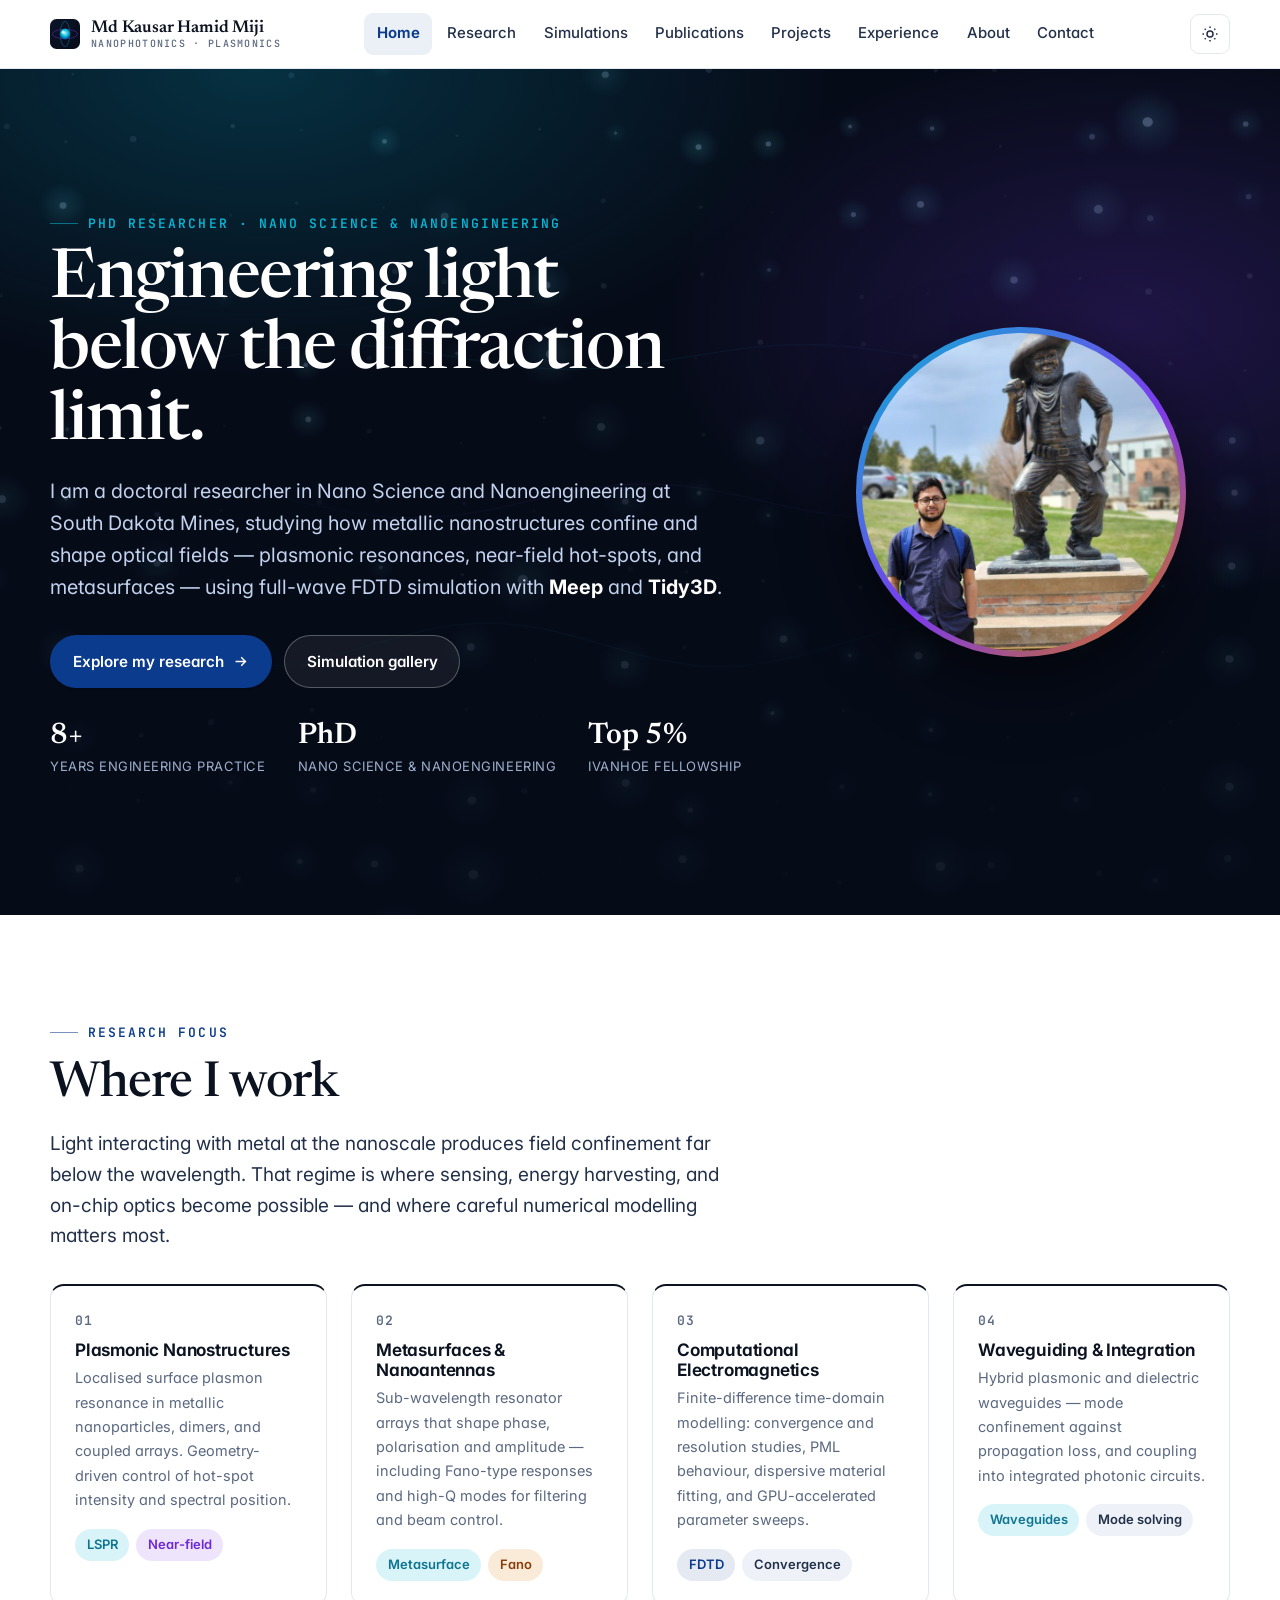
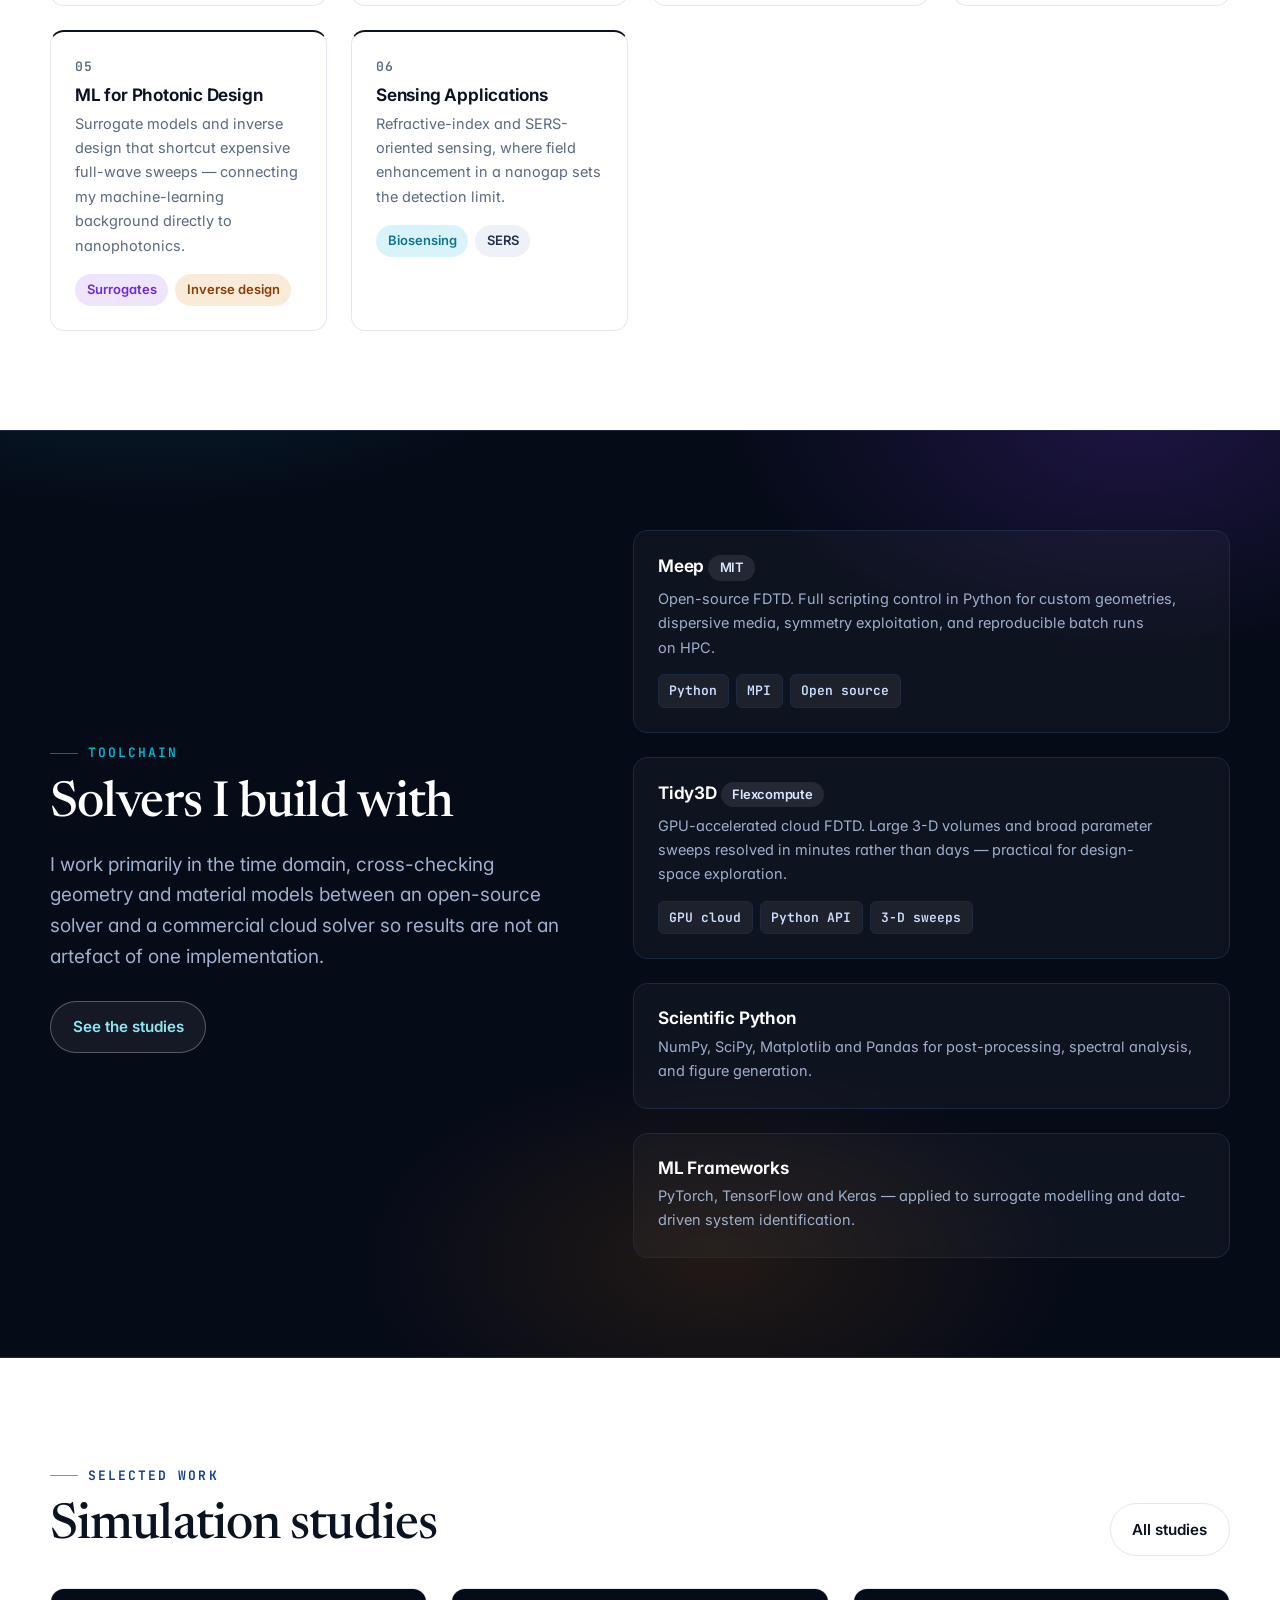
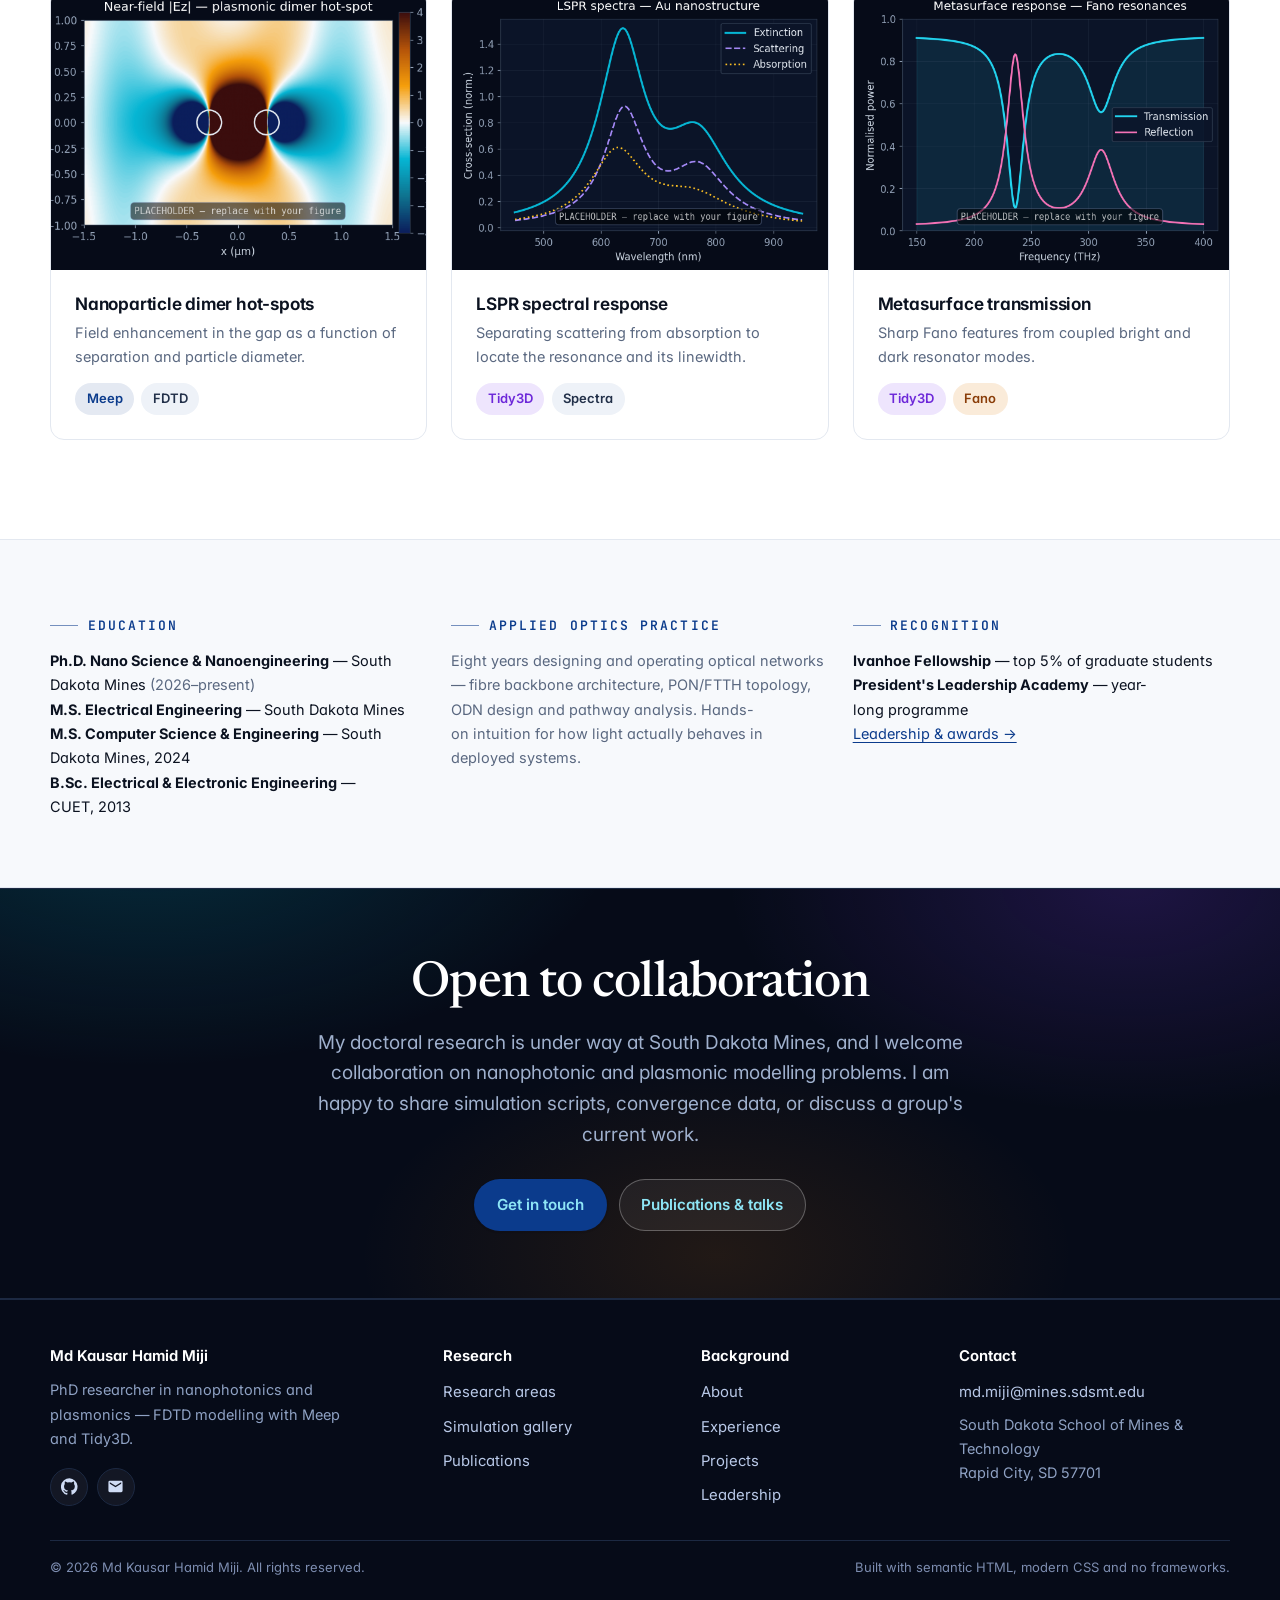
<file: index.html>
<!DOCTYPE html>
<html lang="en">
<head>
<meta charset="utf-8">
<meta name="viewport" content="width=device-width, initial-scale=1">
<title>Md Kausar Hamid Miji — Nanophotonics &amp; Plasmonics</title>
<meta name="description" content="Md Kausar Hamid Miji — PhD researcher in Nano Science and Nanoengineering at South Dakota Mines. Nanophotonics and plasmonics: FDTD modelling with Meep and Tidy3D, computational electromagnetics, and machine learning for photonic design.">
<meta name="author" content="Md Kausar Hamid Miji">
<link rel="canonical" href="https://mijicuet.github.io/">

<meta property="og:type" content="website">
<meta property="og:site_name" content="Md Kausar Hamid Miji">
<meta property="og:title" content="Md Kausar Hamid Miji — Nanophotonics &amp; Plasmonics">
<meta property="og:description" content="PhD researcher in Nano Science and Nanoengineering. Nanophotonics and plasmonics: FDTD modelling with Meep and Tidy3D, and machine learning for photonic design.">
<meta property="og:url" content="https://mijicuet.github.io/">
<meta property="og:image" content="https://mijicuet.github.io/assets/img/og-card.png">
<meta name="twitter:card" content="summary_large_image">
<meta name="twitter:title" content="Md Kausar Hamid Miji — Nanophotonics &amp; Plasmonics">
<meta name="twitter:description" content="PhD researcher in Nano Science and Nanoengineering — nanophotonics, plasmonics, FDTD with Meep and Tidy3D.">
<meta name="twitter:image" content="https://mijicuet.github.io/assets/img/og-card.png">
<meta name="theme-color" content="#060b18">

<link rel="icon" href="assets/img/favicon.svg" type="image/svg+xml">
<link rel="apple-touch-icon" href="assets/img/favicon-180.png">
<link rel="manifest" href="site.webmanifest">

<link rel="preconnect" href="https://fonts.googleapis.com">
<link rel="preconnect" href="https://fonts.gstatic.com" crossorigin>
<link href="https://fonts.googleapis.com/css2?family=Inter:wght@400;500;600;700&family=Newsreader:opsz,wght@6..72,400;6..72,500;6..72,600&family=JetBrains+Mono:wght@400;500;600&display=swap" rel="stylesheet">
<link rel="stylesheet" href="assets/css/main.css">

<script type="application/ld+json">
{
  "@context": "https://schema.org",
  "@type": "Person",
  "name": "Md Kausar Hamid Miji",
  "url": "https://mijicuet.github.io/",
  "image": "https://mijicuet.github.io/profile_pic.jpg",
  "email": "mailto:md.miji@mines.sdsmt.edu",
  "jobTitle": "PhD Researcher — Nano Science and Nanoengineering",
  "knowsAbout": ["Nanophotonics","Plasmonics","Nanoscience","Nanoengineering","Computational Electromagnetics","FDTD","Meep","Tidy3D","Metasurfaces","Machine Learning","Optical Fiber Networks"],
  "alumniOf": [
    {"@type":"CollegeOrUniversity","name":"South Dakota School of Mines & Technology"},
    {"@type":"CollegeOrUniversity","name":"Chittagong University of Engineering & Technology"}
  ],
  "affiliation": {"@type":"CollegeOrUniversity","name":"South Dakota School of Mines & Technology"}
}
</script>
</head>
<body>
<a class="skip-link" href="#main">Skip to main content</a>

<header class="site-header">
  <div class="wrap nav">
    <a class="brand" href="index.html">
      <img class="brand-mark" src="assets/img/favicon.svg" alt="" width="30" height="30">
      <span>Md Kausar Hamid Miji<small>Nanophotonics · Plasmonics</small></span>
    </a>
    <nav aria-label="Primary">
      <ul class="nav-list" id="primary-nav">
        <li><a href="index.html" aria-current="page">Home</a></li>
        <li><a href="research.html">Research</a></li>
        <li><a href="simulations.html">Simulations</a></li>
        <li><a href="publications.html">Publications</a></li>
        <li><a href="projects.html">Projects</a></li>
        <li><a href="Work_Experience.html">Experience</a></li>
        <li><a href="about.html">About</a></li>
        <li><a href="contact.html">Contact</a></li>
      </ul>
    </nav>
    <div class="nav-actions">
      <button class="icon-btn theme-toggle" type="button" aria-label="Switch to dark theme">
        <svg class="sun" viewBox="0 0 24 24" fill="none" stroke="currentColor" stroke-width="2" aria-hidden="true"><circle cx="12" cy="12" r="4"/><path d="M12 2v2M12 20v2M4.9 4.9l1.4 1.4M17.7 17.7l1.4 1.4M2 12h2M20 12h2M4.9 19.1l1.4-1.4M17.7 6.3l1.4-1.4"/></svg>
        <svg class="moon" viewBox="0 0 24 24" fill="none" stroke="currentColor" stroke-width="2" aria-hidden="true"><path d="M21 12.8A9 9 0 1 1 11.2 3a7 7 0 0 0 9.8 9.8z"/></svg>
      </button>
      <button class="icon-btn nav-toggle" type="button" aria-expanded="false" aria-controls="primary-nav" aria-label="Open menu">
        <svg viewBox="0 0 24 24" fill="none" stroke="currentColor" stroke-width="2" aria-hidden="true"><path d="M3 6h18M3 12h18M3 18h18"/></svg>
      </button>
    </div>
  </div>
</header>

<main id="main">

  <!-- ============================ HERO ============================ -->
  <section class="hero">
    <canvas class="hero-canvas" aria-hidden="true"></canvas>
    <div class="wrap hero-inner">
      <div>
        <p class="eyebrow">PhD Researcher · Nano Science &amp; Nanoengineering</p>
        <h1 class="display">Engineering light<br>below the diffraction limit.</h1>
        <p class="lead">
          I am a doctoral researcher in Nano Science and Nanoengineering at South Dakota Mines,
          studying how metallic nanostructures confine and shape optical fields — plasmonic
          resonances, near-field hot-spots, and metasurfaces — using full-wave FDTD
          simulation with <strong style="color:#fff">Meep</strong> and
          <strong style="color:#fff">Tidy3D</strong>.
        </p>
        <div class="btn-row" style="margin-top:2rem">
          <a class="btn btn-primary" href="research.html">Explore my research
            <svg viewBox="0 0 24 24" fill="none" stroke="currentColor" stroke-width="2" aria-hidden="true"><path d="M5 12h14M13 6l6 6-6 6"/></svg></a>
          <a class="btn btn-on-dark" href="simulations.html">Simulation gallery</a>
        </div>
        <div class="hero-stats">
          <div class="stat"><b>8+</b><span>YEARS ENGINEERING PRACTICE</span></div>
          <div class="stat"><b>PhD</b><span>NANO SCIENCE &amp; NANOENGINEERING</span></div>
          <div class="stat"><b>Top 5%</b><span>IVANHOE FELLOWSHIP</span></div>
        </div>
      </div>
      <div class="hero-portrait">
        <img src="assets/img/portrait.jpg" alt="Portrait of Md Kausar Hamid Miji" width="360" height="360" fetchpriority="high" decoding="async">
      </div>
    </div>
  </section>

  <!-- ====================== RESEARCH FOCUS ====================== -->
  <section class="section">
    <div class="wrap">
      <div class="section-head measure">
        <p class="eyebrow">Research focus</p>
        <h2 class="h1">Where I work</h2>
        <p class="lead" style="margin-top:1rem">
          Light interacting with metal at the nanoscale produces field confinement far below
          the wavelength. That regime is where sensing, energy harvesting, and on-chip optics
          become possible — and where careful numerical modelling matters most.
        </p>
      </div>

      <div class="grid grid-3">
        <article class="card card-hover reveal feature">
          <span class="num">01</span>
          <h3 class="card-title">Plasmonic Nanostructures</h3>
          <p class="small muted">Localised surface plasmon resonance in metallic nanoparticles,
             dimers, and coupled arrays. Geometry-driven control of hot-spot intensity and
             spectral position.</p>
          <div class="chip-row" style="margin-top:1rem">
            <span class="chip chip-cyan">LSPR</span><span class="chip chip-violet">Near-field</span>
          </div>
        </article>

        <article class="card card-hover reveal feature">
          <span class="num">02</span>
          <h3 class="card-title">Metasurfaces &amp; Nanoantennas</h3>
          <p class="small muted">Sub-wavelength resonator arrays that shape phase, polarisation
             and amplitude — including Fano-type responses and high-Q modes for filtering
             and beam control.</p>
          <div class="chip-row" style="margin-top:1rem">
            <span class="chip chip-cyan">Metasurface</span><span class="chip chip-amber">Fano</span>
          </div>
        </article>

        <article class="card card-hover reveal feature">
          <span class="num">03</span>
          <h3 class="card-title">Computational Electromagnetics</h3>
          <p class="small muted">Finite-difference time-domain modelling: convergence and
             resolution studies, PML behaviour, dispersive material fitting, and
             GPU-accelerated parameter sweeps.</p>
          <div class="chip-row" style="margin-top:1rem">
            <span class="chip chip-brand">FDTD</span><span class="chip">Convergence</span>
          </div>
        </article>

        <article class="card card-hover reveal feature">
          <span class="num">04</span>
          <h3 class="card-title">Waveguiding &amp; Integration</h3>
          <p class="small muted">Hybrid plasmonic and dielectric waveguides — mode confinement
             against propagation loss, and coupling into integrated photonic circuits.</p>
          <div class="chip-row" style="margin-top:1rem">
            <span class="chip chip-cyan">Waveguides</span><span class="chip">Mode solving</span>
          </div>
        </article>

        <article class="card card-hover reveal feature">
          <span class="num">05</span>
          <h3 class="card-title">ML for Photonic Design</h3>
          <p class="small muted">Surrogate models and inverse design that shortcut expensive
             full-wave sweeps — connecting my machine-learning background directly to
             nanophotonics.</p>
          <div class="chip-row" style="margin-top:1rem">
            <span class="chip chip-violet">Surrogates</span><span class="chip chip-amber">Inverse design</span>
          </div>
        </article>

        <article class="card card-hover reveal feature">
          <span class="num">06</span>
          <h3 class="card-title">Sensing Applications</h3>
          <p class="small muted">Refractive-index and SERS-oriented sensing, where field
             enhancement in a nanogap sets the detection limit.</p>
          <div class="chip-row" style="margin-top:1rem">
            <span class="chip chip-cyan">Biosensing</span><span class="chip">SERS</span>
          </div>
        </article>
      </div>
    </div>
  </section>

  <!-- ====================== TOOLCHAIN (dark band) ====================== -->
  <section class="band-dark section">
    <div class="wrap content">
      <div class="split-even items-center">
        <div>
          <p class="eyebrow">Toolchain</p>
          <h2 class="h1">Solvers I build with</h2>
          <p class="lead" style="margin-top:1rem">
            I work primarily in the time domain, cross-checking geometry and material models
            between an open-source solver and a commercial cloud solver so results are not an
            artefact of one implementation.
          </p>
          <div class="btn-row" style="margin-top:1.75rem">
            <a class="btn btn-on-dark" href="simulations.html">See the studies</a>
          </div>
        </div>
        <div class="grid grid-2">
          <div class="card">
            <h3 class="card-title">Meep <span class="chip chip-cyan" style="vertical-align:middle">MIT</span></h3>
            <p class="small">Open-source FDTD. Full scripting control in Python for custom
               geometries, dispersive media, symmetry exploitation, and reproducible batch runs
               on HPC.</p>
            <div class="chip-row" style="margin-top:.9rem">
              <span class="tool-badge">Python</span><span class="tool-badge">MPI</span><span class="tool-badge">Open source</span>
            </div>
          </div>
          <div class="card">
            <h3 class="card-title">Tidy3D <span class="chip chip-violet" style="vertical-align:middle">Flexcompute</span></h3>
            <p class="small">GPU-accelerated cloud FDTD. Large 3-D volumes and broad parameter
               sweeps resolved in minutes rather than days — practical for design-space
               exploration.</p>
            <div class="chip-row" style="margin-top:.9rem">
              <span class="tool-badge">GPU cloud</span><span class="tool-badge">Python API</span><span class="tool-badge">3-D sweeps</span>
            </div>
          </div>
          <div class="card">
            <h3 class="card-title">Scientific Python</h3>
            <p class="small">NumPy, SciPy, Matplotlib and Pandas for post-processing, spectral
               analysis, and figure generation.</p>
          </div>
          <div class="card">
            <h3 class="card-title">ML Frameworks</h3>
            <p class="small">PyTorch, TensorFlow and Keras — applied to surrogate modelling and
               data-driven system identification.</p>
          </div>
        </div>
      </div>
    </div>
  </section>

  <!-- ====================== SELECTED WORK ====================== -->
  <section class="section">
    <div class="wrap">
      <div class="section-head" style="display:flex;justify-content:space-between;align-items:end;gap:1rem;flex-wrap:wrap">
        <div class="measure">
          <p class="eyebrow">Selected work</p>
          <h2 class="h1">Simulation studies</h2>
        </div>
        <a class="btn btn-ghost" href="simulations.html">All studies</a>
      </div>

      <div class="grid grid-3">
        <article class="card card-flush card-hover figure-card reveal">
          <div class="fig"><img src="assets/figures/fig-nearfield-dimer.png" alt="Near-field map showing a hot-spot in the gap of a plasmonic nanoparticle dimer" loading="lazy" width="709" height="425"></div>
          <div class="card-body">
            <h3 class="card-title">Nanoparticle dimer hot-spots</h3>
            <p class="small muted">Field enhancement in the gap as a function of separation and particle diameter.</p>
            <div class="chip-row" style="margin-top:.85rem"><span class="chip chip-brand">Meep</span><span class="chip">FDTD</span></div>
          </div>
        </article>

        <article class="card card-flush card-hover figure-card reveal">
          <div class="fig"><img src="assets/figures/fig-lspr-spectra.png" alt="Extinction, scattering and absorption spectra of a gold nanostructure" loading="lazy" width="709" height="425"></div>
          <div class="card-body">
            <h3 class="card-title">LSPR spectral response</h3>
            <p class="small muted">Separating scattering from absorption to locate the resonance and its linewidth.</p>
            <div class="chip-row" style="margin-top:.85rem"><span class="chip chip-violet">Tidy3D</span><span class="chip">Spectra</span></div>
          </div>
        </article>

        <article class="card card-flush card-hover figure-card reveal">
          <div class="fig"><img src="assets/figures/fig-metasurface-spectra.png" alt="Transmission and reflection spectra of a metasurface showing Fano resonances" loading="lazy" width="709" height="425"></div>
          <div class="card-body">
            <h3 class="card-title">Metasurface transmission</h3>
            <p class="small muted">Sharp Fano features from coupled bright and dark resonator modes.</p>
            <div class="chip-row" style="margin-top:.85rem"><span class="chip chip-violet">Tidy3D</span><span class="chip chip-amber">Fano</span></div>
          </div>
        </article>
      </div>
    </div>
  </section>

  <!-- ====================== BACKGROUND ====================== -->
  <section class="section-sm" style="background:var(--surface);border-block:1px solid var(--rule)">
    <div class="wrap">
      <div class="grid grid-3">
        <div class="reveal">
          <p class="eyebrow">Education</p>
          <p class="small"><strong>Ph.D. Nano Science &amp; Nanoengineering</strong> — South Dakota Mines <span class="muted">(2026–present)</span></p>
          <p class="small"><strong>M.S. Electrical Engineering</strong> — South Dakota Mines</p>
          <p class="small"><strong>M.S. Computer Science &amp; Engineering</strong> — South Dakota Mines, 2024</p>
          <p class="small"><strong>B.Sc. Electrical &amp; Electronic Engineering</strong> — CUET, 2013</p>
        </div>
        <div class="reveal">
          <p class="eyebrow">Applied optics practice</p>
          <p class="small muted">Eight years designing and operating optical networks — fibre
             backbone architecture, PON/FTTH topology, ODN design and pathway analysis.
             Hands-on intuition for how light actually behaves in deployed systems.</p>
        </div>
        <div class="reveal">
          <p class="eyebrow">Recognition</p>
          <p class="small"><strong>Ivanhoe Fellowship</strong> — top 5% of graduate students</p>
          <p class="small"><strong>President's Leadership Academy</strong> — year-long programme</p>
          <p class="small"><a href="leadership.html">Leadership &amp; awards →</a></p>
        </div>
      </div>
    </div>
  </section>

  <!-- ====================== CTA ====================== -->
  <section class="band-dark section-sm">
    <div class="wrap content center measure">
      <h2 class="h1">Open to collaboration</h2>
      <p class="lead" style="margin-top:.9rem">
        My doctoral research is under way at South Dakota Mines, and I welcome collaboration on
        nanophotonic and plasmonic modelling problems. I am happy to share simulation scripts,
        convergence data, or discuss a group's current work.
      </p>
      <div class="btn-row" style="justify-content:center;margin-top:1.75rem">
        <a class="btn btn-primary" href="contact.html">Get in touch</a>
        <a class="btn btn-on-dark" href="publications.html">Publications &amp; talks</a>
      </div>
    </div>
  </section>

</main>

<footer class="site-footer">
  <div class="wrap">
    <div class="footer-grid">
      <div>
        <h4>Md Kausar Hamid Miji</h4>
        <p class="small" style="color:#8fa2c4;max-width:34ch">
          PhD researcher in nanophotonics and plasmonics — FDTD modelling with Meep and Tidy3D.
        </p>
        <div class="social-row" style="margin-top:1rem">
          <a href="https://github.com/mijiCUET" aria-label="GitHub" rel="me noopener">
            <svg viewBox="0 0 24 24" aria-hidden="true"><path d="M12 .3a12 12 0 0 0-3.8 23.4c.6.1.8-.3.8-.6v-2.2c-3.3.7-4-1.6-4-1.6-.6-1.4-1.4-1.8-1.4-1.8-1.1-.7.1-.7.1-.7 1.2.1 1.8 1.2 1.8 1.2 1.1 1.8 2.8 1.3 3.5 1 .1-.8.4-1.3.8-1.6-2.7-.3-5.5-1.3-5.5-5.9 0-1.3.5-2.4 1.2-3.2-.1-.3-.5-1.5.1-3.2 0 0 1-.3 3.3 1.2a11.5 11.5 0 0 1 6 0c2.3-1.5 3.3-1.2 3.3-1.2.6 1.7.2 2.9.1 3.2.8.8 1.2 1.9 1.2 3.2 0 4.6-2.8 5.6-5.5 5.9.4.4.8 1.1.8 2.2v3.3c0 .3.2.7.8.6A12 12 0 0 0 12 .3z"/></svg>
          </a>
          <a href="mailto:md.miji@mines.sdsmt.edu" aria-label="Email">
            <svg viewBox="0 0 24 24" aria-hidden="true"><path d="M20 4H4a2 2 0 0 0-2 2v12a2 2 0 0 0 2 2h16a2 2 0 0 0 2-2V6a2 2 0 0 0-2-2zm0 4-8 5-8-5V6l8 5 8-5v2z"/></svg>
          </a>
        </div>
      </div>
      <div>
        <h4>Research</h4>
        <ul>
          <li><a href="research.html">Research areas</a></li>
          <li><a href="simulations.html">Simulation gallery</a></li>
          <li><a href="publications.html">Publications</a></li>
        </ul>
      </div>
      <div>
        <h4>Background</h4>
        <ul>
          <li><a href="about.html">About</a></li>
          <li><a href="Work_Experience.html">Experience</a></li>
          <li><a href="projects.html">Projects</a></li>
          <li><a href="leadership.html">Leadership</a></li>
        </ul>
      </div>
      <div>
        <h4>Contact</h4>
        <ul>
          <li><a href="mailto:md.miji@mines.sdsmt.edu">md.miji@mines.sdsmt.edu</a></li>
          <li class="small" style="color:#8fa2c4">South Dakota School of Mines &amp; Technology<br>Rapid City, SD 57701</li>
        </ul>
      </div>
    </div>
    <div class="footer-bottom">
      <span>© <span data-year>2025</span> Md Kausar Hamid Miji. All rights reserved.</span>
      <span>Built with semantic HTML, modern CSS and no frameworks.</span>
    </div>
  </div>
</footer>

<script src="assets/js/main.js" defer></script>
</body>
</html>
</file>
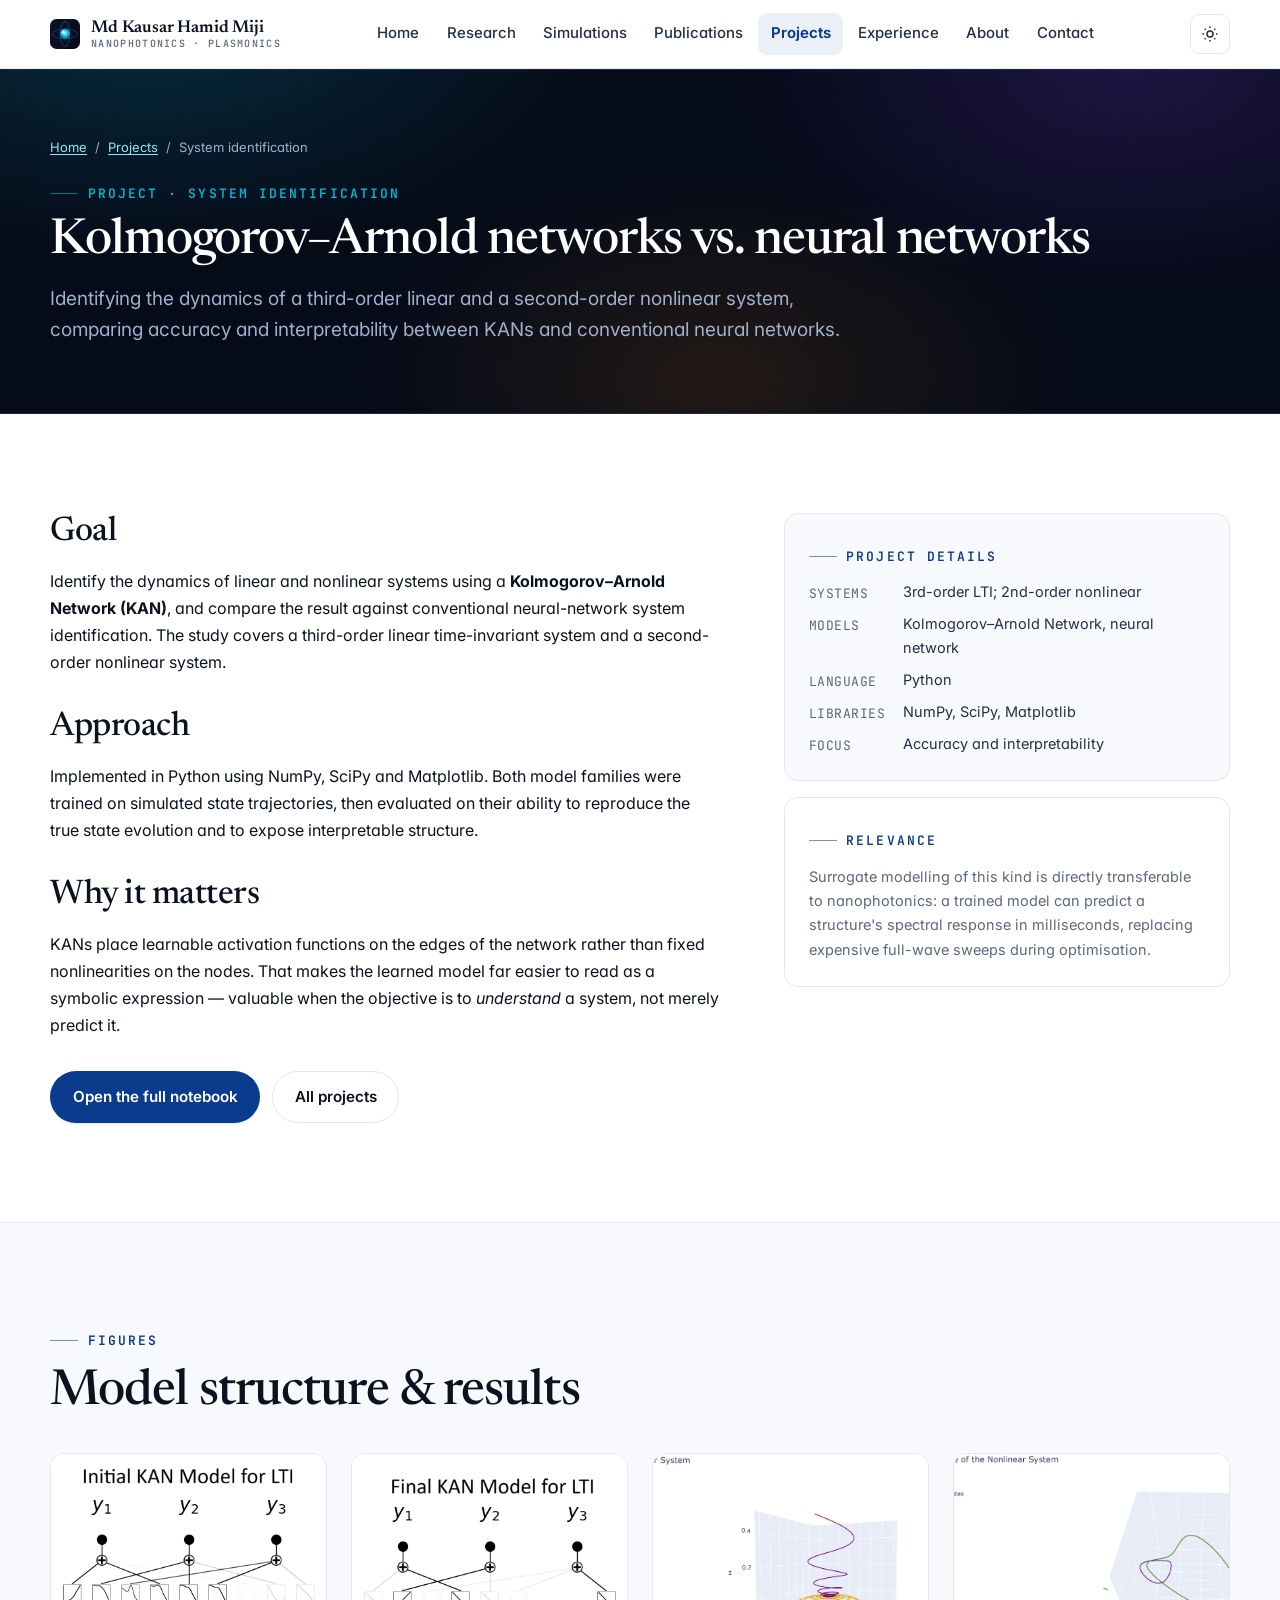
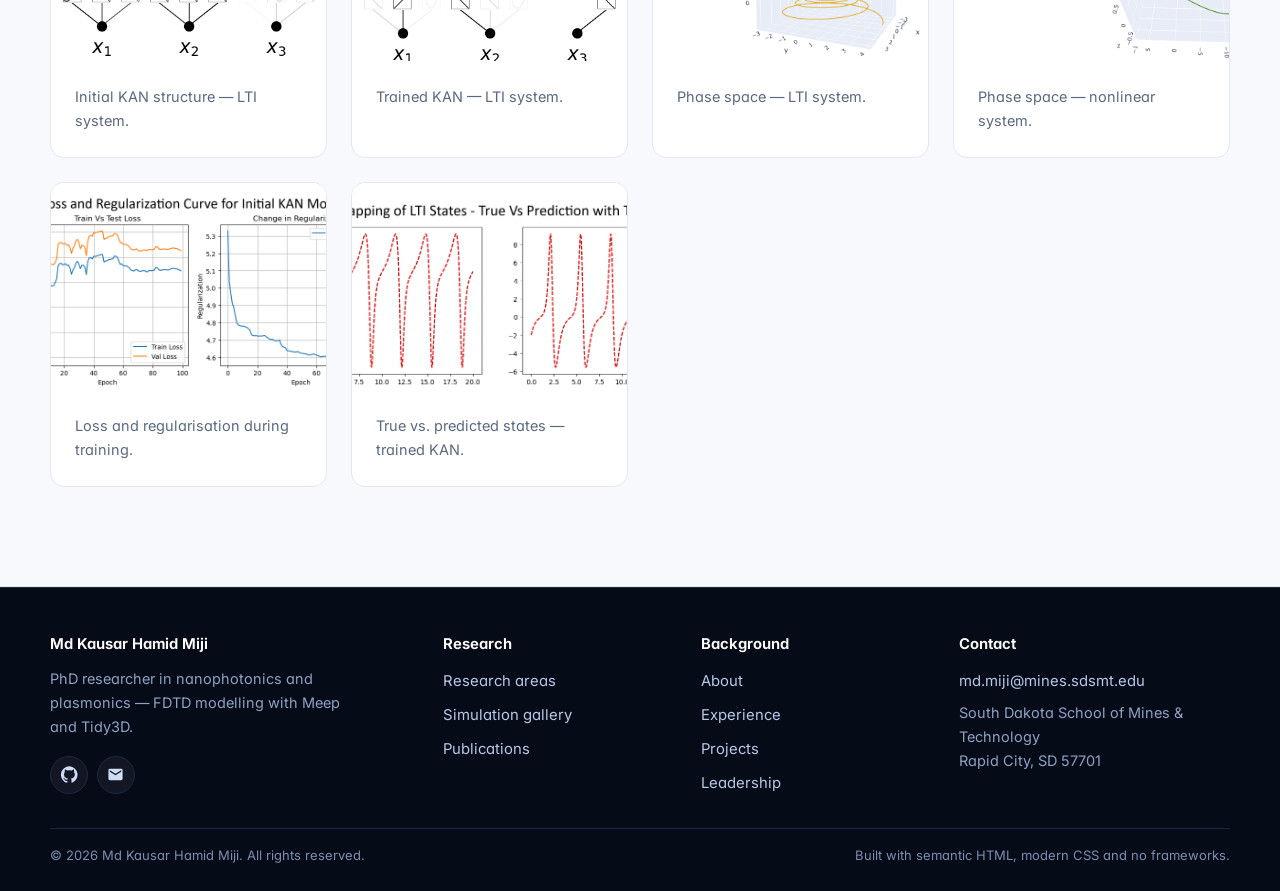
<file: SysID/index.html>
<!DOCTYPE html>
<html lang="en">
<head>
<meta charset="utf-8">
<meta name="viewport" content="width=device-width, initial-scale=1">
<title>Kolmogorov–Arnold Networks for System Identification — Md Kausar Hamid Miji</title>
<meta name="description" content="Comparative study of Kolmogorov-Arnold networks and neural networks for discovering the dynamics of linear and nonlinear systems.">
<meta name="author" content="Md Kausar Hamid Miji">
<link rel="canonical" href="https://mijicuet.github.io/SysID/index.html">
<meta property="og:type" content="article">
<meta property="og:site_name" content="Md Kausar Hamid Miji">
<meta property="og:title" content="Kolmogorov–Arnold Networks for System Identification — Md Kausar Hamid Miji">
<meta property="og:description" content="Comparative study of Kolmogorov-Arnold networks and neural networks for discovering the dynamics of linear and nonlinear systems.">
<meta property="og:url" content="https://mijicuet.github.io/SysID/index.html">
<meta property="og:image" content="https://mijicuet.github.io/assets/img/og-card.png">
<meta name="twitter:card" content="summary_large_image">
<meta name="twitter:title" content="Kolmogorov–Arnold Networks for System Identification — Md Kausar Hamid Miji">
<meta name="twitter:description" content="Comparative study of Kolmogorov-Arnold networks and neural networks for discovering the dynamics of linear and nonlinear systems.">
<meta name="theme-color" content="#060b18">
<link rel="icon" href="../assets/img/favicon.svg" type="image/svg+xml">
<link rel="apple-touch-icon" href="../assets/img/favicon-180.png">
<link rel="manifest" href="../site.webmanifest">
<link rel="preconnect" href="https://fonts.googleapis.com">
<link rel="preconnect" href="https://fonts.gstatic.com" crossorigin>
<link href="https://fonts.googleapis.com/css2?family=Inter:wght@400;500;600;700&family=Newsreader:opsz,wght@6..72,400;6..72,500;6..72,600&family=JetBrains+Mono:wght@400;500;600&display=swap" rel="stylesheet">
<link rel="stylesheet" href="../assets/css/main.css">
</head>
<body>
<a class="skip-link" href="#main">Skip to main content</a>

<header class="site-header">
  <div class="wrap nav">
    <a class="brand" href="../index.html">
      <img class="brand-mark" src="../assets/img/favicon.svg" alt="" width="30" height="30">
      <span>Md Kausar Hamid Miji<small>Nanophotonics · Plasmonics</small></span>
    </a>
    <nav aria-label="Primary">
      <ul class="nav-list" id="primary-nav">
        <li><a href="../index.html">Home</a></li>
        <li><a href="../research.html">Research</a></li>
        <li><a href="../simulations.html">Simulations</a></li>
        <li><a href="../publications.html">Publications</a></li>
        <li><a href="../projects.html" aria-current="page">Projects</a></li>
        <li><a href="../Work_Experience.html">Experience</a></li>
        <li><a href="../about.html">About</a></li>
        <li><a href="../contact.html">Contact</a></li>
      </ul>
    </nav>
    <div class="nav-actions">
      <button class="icon-btn theme-toggle" type="button" aria-label="Switch to dark theme">
        <svg class="sun" viewBox="0 0 24 24" fill="none" stroke="currentColor" stroke-width="2" aria-hidden="true"><circle cx="12" cy="12" r="4"/><path d="M12 2v2M12 20v2M4.9 4.9l1.4 1.4M17.7 17.7l1.4 1.4M2 12h2M20 12h2M4.9 19.1l1.4-1.4M17.7 6.3l1.4-1.4"/></svg>
        <svg class="moon" viewBox="0 0 24 24" fill="none" stroke="currentColor" stroke-width="2" aria-hidden="true"><path d="M21 12.8A9 9 0 1 1 11.2 3a7 7 0 0 0 9.8 9.8z"/></svg>
      </button>
      <button class="icon-btn nav-toggle" type="button" aria-expanded="false" aria-controls="primary-nav" aria-label="Open menu">
        <svg viewBox="0 0 24 24" fill="none" stroke="currentColor" stroke-width="2" aria-hidden="true"><path d="M3 6h18M3 12h18M3 18h18"/></svg>
      </button>
    </div>
  </div>
</header>

<main id="main">
  <section class="band-dark section-sm">
    <div class="wrap content">
      <nav aria-label="Breadcrumb" style="margin-bottom:1rem">
        <ol style="list-style:none;padding:0;display:flex;gap:.5rem;flex-wrap:wrap;font-size:var(--fs-xs);color:var(--night-muted)">
          <li><a href="../index.html">Home</a></li><li aria-hidden="true">/</li>
          <li><a href="../projects.html">Projects</a></li><li aria-hidden="true">/</li>
          <li aria-current="page">System identification</li>
        </ol>
      </nav>
      <p class="eyebrow">Project · System identification</p>
      <h1 class="display" style="font-size:var(--fs-2xl)">Kolmogorov–Arnold networks vs. neural networks</h1>
      <p class="lead measure" style="margin-top:1rem">Identifying the dynamics of a third-order linear and a second-order nonlinear system, comparing accuracy and interpretability between KANs and conventional neural networks.</p>
    </div>
  </section>

  <section class="section">
    <div class="wrap">
      <div class="split">
        <div class="stack">
          <h2 class="h2">Goal</h2>
          <p>Identify the dynamics of linear and nonlinear systems using a
             <strong>Kolmogorov–Arnold Network (KAN)</strong>, and compare the result against
             conventional neural-network system identification. The study covers a third-order
             linear time-invariant system and a second-order nonlinear system.</p>

          <h2 class="h2" style="margin-top:2rem">Approach</h2>
          <p>Implemented in Python using NumPy, SciPy and Matplotlib. Both model families were
             trained on simulated state trajectories, then evaluated on their ability to
             reproduce the true state evolution and to expose interpretable structure.</p>

          <h2 class="h2" style="margin-top:2rem">Why it matters</h2>
          <p>KANs place learnable activation functions on the edges of the network rather than
             fixed nonlinearities on the nodes. That makes the learned model far easier to read
             as a symbolic expression — valuable when the objective is to <em>understand</em> a
             system, not merely predict it.</p>

          <div class="btn-row" style="margin-top:2rem">
            <a class="btn btn-primary" href="System_Identification.html">Open the full notebook</a>
            <a class="btn btn-ghost" href="../projects.html">All projects</a>
          </div>
        </div>

        <aside class="stack self-start">
          <div class="card" style="background:var(--surface)">
            <p class="eyebrow" style="margin-bottom:.8rem">Project details</p>
            <dl class="specs">
              <dt>Systems</dt><dd>3rd-order LTI; 2nd-order nonlinear</dd>
              <dt>Models</dt><dd>Kolmogorov–Arnold Network, neural network</dd>
              <dt>Language</dt><dd>Python</dd>
              <dt>Libraries</dt><dd>NumPy, SciPy, Matplotlib</dd>
              <dt>Focus</dt><dd>Accuracy and interpretability</dd>
            </dl>
          </div>
          <div class="card">
            <p class="eyebrow" style="margin-bottom:.8rem">Relevance</p>
            <p class="small muted">Surrogate modelling of this kind is directly transferable to
               nanophotonics: a trained model can predict a structure's spectral response in
               milliseconds, replacing expensive full-wave sweeps during optimisation.</p>
          </div>
        </aside>
      </div>
    </div>
  </section>

  <section class="section" style="background:var(--surface);border-block:1px solid var(--rule)">
    <div class="wrap">
      <div class="section-head measure">
        <p class="eyebrow">Figures</p>
        <h2 class="h1">Model structure &amp; results</h2>
      </div>
      <div class="grid grid-3">
        <figure class="card card-flush card-hover figure-card">
          <div class="fig"><img src="Initial_KAN_Model_for_LTI.png" alt="Initial Kolmogorov-Arnold network structure for the linear time-invariant system" loading="lazy"></div>
          <figcaption class="card-body small muted">Initial KAN structure — LTI system.</figcaption>
        </figure>
        <figure class="card card-flush card-hover figure-card">
          <div class="fig"><img src="Final_KAN_Model_for_LTI.png" alt="Trained Kolmogorov-Arnold network for the linear time-invariant system" loading="lazy"></div>
          <figcaption class="card-body small muted">Trained KAN — LTI system.</figcaption>
        </figure>
        <figure class="card card-flush card-hover figure-card">
          <div class="fig"><img src="3D_Phase_Space_of_the_LTI_System.png" alt="Three-dimensional phase space of the linear time-invariant system" loading="lazy"></div>
          <figcaption class="card-body small muted">Phase space — LTI system.</figcaption>
        </figure>
        <figure class="card card-flush card-hover figure-card">
          <div class="fig"><img src="3D Phase Space of the Nonlinear Time Invariant System.png" alt="Three-dimensional phase space of the nonlinear system" loading="lazy"></div>
          <figcaption class="card-body small muted">Phase space — nonlinear system.</figcaption>
        </figure>
        <figure class="card card-flush card-hover figure-card">
          <div class="fig"><img src="Loss_and_Regularization_Curve_for_Initial_KAN_Model.png" alt="Loss and regularisation curves during KAN training" loading="lazy"></div>
          <figcaption class="card-body small muted">Loss and regularisation during training.</figcaption>
        </figure>
        <figure class="card card-flush card-hover figure-card">
          <div class="fig"><img src="Final Mapping of LTI States - True Vs Prediction with Trained KAN.png" alt="Comparison of true and predicted LTI states from the trained KAN" loading="lazy"></div>
          <figcaption class="card-body small muted">True vs. predicted states — trained KAN.</figcaption>
        </figure>
      </div>
    </div>
  </section>

</main>

<footer class="site-footer">
  <div class="wrap">
    <div class="footer-grid">
      <div>
        <h4>Md Kausar Hamid Miji</h4>
        <p class="small" style="color:#8fa2c4;max-width:34ch">PhD researcher in nanophotonics and plasmonics — FDTD modelling with Meep and Tidy3D.</p>
        <div class="social-row" style="margin-top:1rem">
          <a href="https://github.com/mijiCUET" aria-label="GitHub" rel="me noopener">
            <svg viewBox="0 0 24 24" aria-hidden="true"><path d="M12 .3a12 12 0 0 0-3.8 23.4c.6.1.8-.3.8-.6v-2.2c-3.3.7-4-1.6-4-1.6-.6-1.4-1.4-1.8-1.4-1.8-1.1-.7.1-.7.1-.7 1.2.1 1.8 1.2 1.8 1.2 1.1 1.8 2.8 1.3 3.5 1 .1-.8.4-1.3.8-1.6-2.7-.3-5.5-1.3-5.5-5.9 0-1.3.5-2.4 1.2-3.2-.1-.3-.5-1.5.1-3.2 0 0 1-.3 3.3 1.2a11.5 11.5 0 0 1 6 0c2.3-1.5 3.3-1.2 3.3-1.2.6 1.7.2 2.9.1 3.2.8.8 1.2 1.9 1.2 3.2 0 4.6-2.8 5.6-5.5 5.9.4.4.8 1.1.8 2.2v3.3c0 .3.2.7.8.6A12 12 0 0 0 12 .3z"/></svg>
          </a>
          <a href="mailto:md.miji@mines.sdsmt.edu" aria-label="Email">
            <svg viewBox="0 0 24 24" aria-hidden="true"><path d="M20 4H4a2 2 0 0 0-2 2v12a2 2 0 0 0 2 2h16a2 2 0 0 0 2-2V6a2 2 0 0 0-2-2zm0 4-8 5-8-5V6l8 5 8-5v2z"/></svg>
          </a>
        </div>
      </div>
      <div><h4>Research</h4><ul>
        <li><a href="../research.html">Research areas</a></li>
        <li><a href="../simulations.html">Simulation gallery</a></li>
        <li><a href="../publications.html">Publications</a></li></ul></div>
      <div><h4>Background</h4><ul>
        <li><a href="../about.html">About</a></li>
        <li><a href="../Work_Experience.html">Experience</a></li>
        <li><a href="../projects.html">Projects</a></li>
        <li><a href="../leadership.html">Leadership</a></li></ul></div>
      <div><h4>Contact</h4><ul>
        <li><a href="mailto:md.miji@mines.sdsmt.edu">md.miji@mines.sdsmt.edu</a></li>
        <li class="small" style="color:#8fa2c4">South Dakota School of Mines &amp; Technology<br>Rapid City, SD 57701</li></ul></div>
    </div>
    <div class="footer-bottom">
      <span>© <span data-year>2025</span> Md Kausar Hamid Miji. All rights reserved.</span>
      <span>Built with semantic HTML, modern CSS and no frameworks.</span>
    </div>
  </div>
</footer>
<script src="../assets/js/main.js" defer></script>
</body>
</html>
</file>
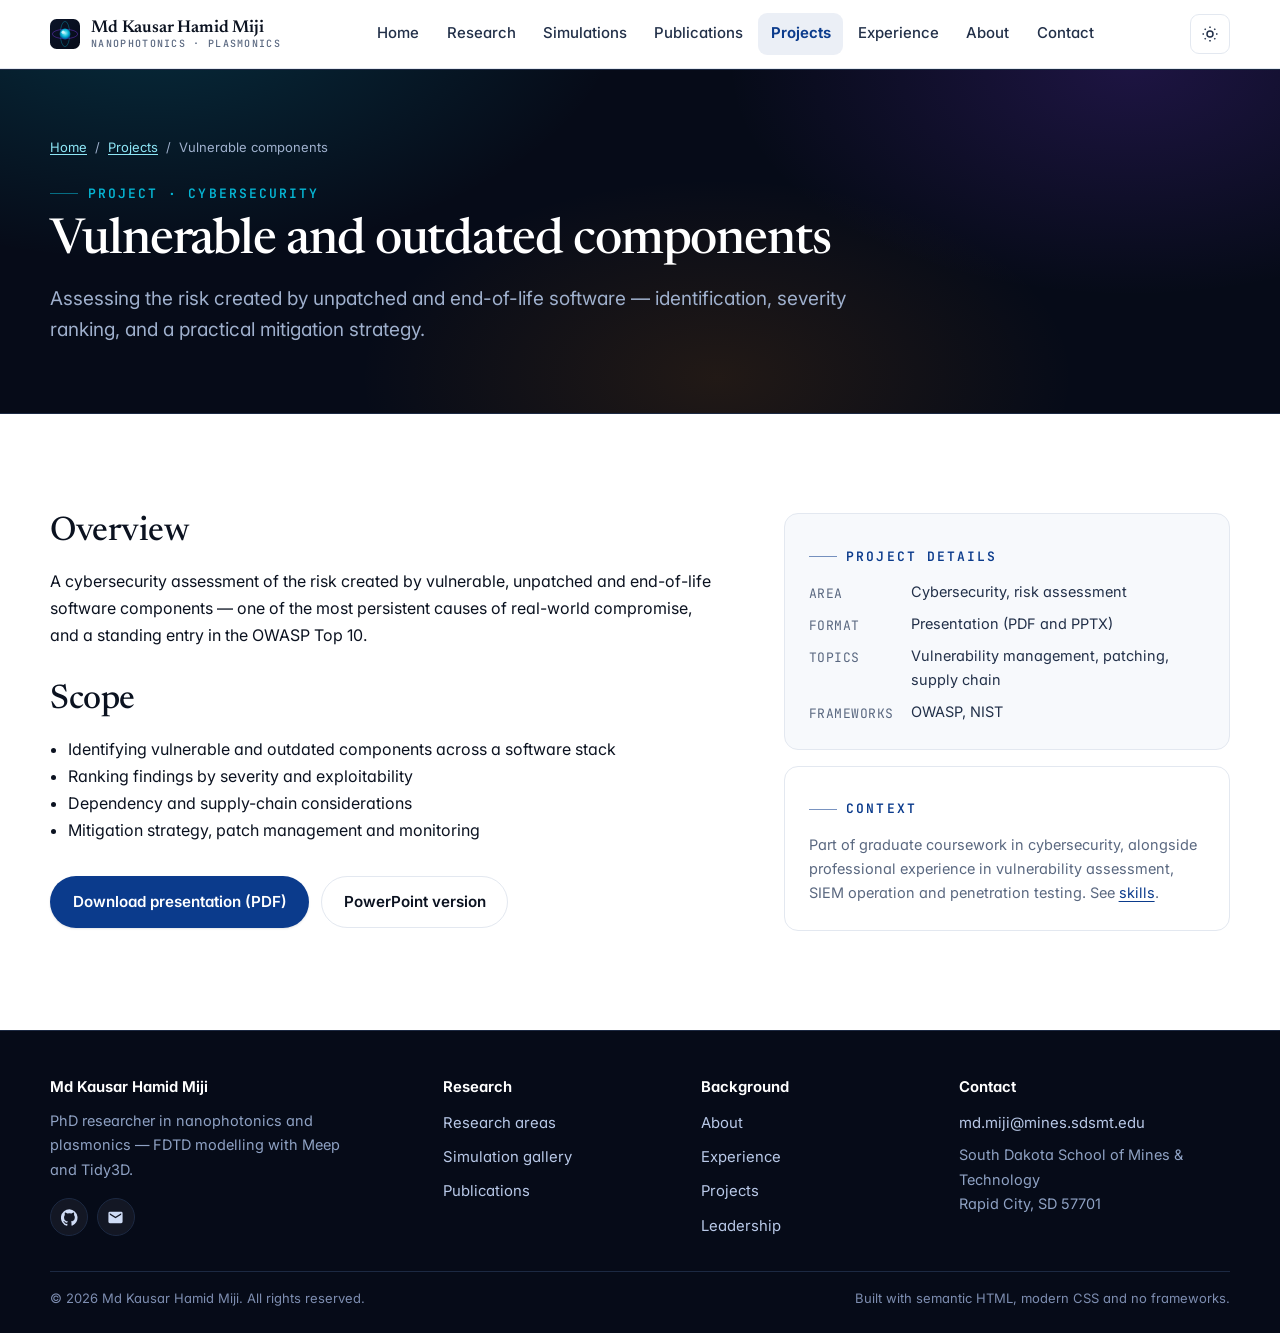
<file: Vulnerable_and_outdated_Components/index.html>
<!DOCTYPE html>
<html lang="en">
<head>
<meta charset="utf-8">
<meta name="viewport" content="width=device-width, initial-scale=1">
<title>Vulnerable and Outdated Components — Md Kausar Hamid Miji</title>
<meta name="description" content="Cybersecurity assessment of risk from vulnerable, unpatched and end-of-life software components, covering identification, severity ranking and mitigation.">
<meta name="author" content="Md Kausar Hamid Miji">
<link rel="canonical" href="https://mijicuet.github.io/Vulnerable_and_outdated_Components/index.html">
<meta property="og:type" content="article">
<meta property="og:site_name" content="Md Kausar Hamid Miji">
<meta property="og:title" content="Vulnerable and Outdated Components — Md Kausar Hamid Miji">
<meta property="og:description" content="Cybersecurity assessment of risk from vulnerable, unpatched and end-of-life software components, covering identification, severity ranking and mitigation.">
<meta property="og:url" content="https://mijicuet.github.io/Vulnerable_and_outdated_Components/index.html">
<meta property="og:image" content="https://mijicuet.github.io/assets/img/og-card.png">
<meta name="twitter:card" content="summary_large_image">
<meta name="twitter:title" content="Vulnerable and Outdated Components — Md Kausar Hamid Miji">
<meta name="twitter:description" content="Cybersecurity assessment of risk from vulnerable, unpatched and end-of-life software components, covering identification, severity ranking and mitigation.">
<meta name="theme-color" content="#060b18">
<link rel="icon" href="../assets/img/favicon.svg" type="image/svg+xml">
<link rel="apple-touch-icon" href="../assets/img/favicon-180.png">
<link rel="manifest" href="../site.webmanifest">
<link rel="preconnect" href="https://fonts.googleapis.com">
<link rel="preconnect" href="https://fonts.gstatic.com" crossorigin>
<link href="https://fonts.googleapis.com/css2?family=Inter:wght@400;500;600;700&family=Newsreader:opsz,wght@6..72,400;6..72,500;6..72,600&family=JetBrains+Mono:wght@400;500;600&display=swap" rel="stylesheet">
<link rel="stylesheet" href="../assets/css/main.css">
</head>
<body>
<a class="skip-link" href="#main">Skip to main content</a>

<header class="site-header">
  <div class="wrap nav">
    <a class="brand" href="../index.html">
      <img class="brand-mark" src="../assets/img/favicon.svg" alt="" width="30" height="30">
      <span>Md Kausar Hamid Miji<small>Nanophotonics · Plasmonics</small></span>
    </a>
    <nav aria-label="Primary">
      <ul class="nav-list" id="primary-nav">
        <li><a href="../index.html">Home</a></li>
        <li><a href="../research.html">Research</a></li>
        <li><a href="../simulations.html">Simulations</a></li>
        <li><a href="../publications.html">Publications</a></li>
        <li><a href="../projects.html" aria-current="page">Projects</a></li>
        <li><a href="../Work_Experience.html">Experience</a></li>
        <li><a href="../about.html">About</a></li>
        <li><a href="../contact.html">Contact</a></li>
      </ul>
    </nav>
    <div class="nav-actions">
      <button class="icon-btn theme-toggle" type="button" aria-label="Switch to dark theme">
        <svg class="sun" viewBox="0 0 24 24" fill="none" stroke="currentColor" stroke-width="2" aria-hidden="true"><circle cx="12" cy="12" r="4"/><path d="M12 2v2M12 20v2M4.9 4.9l1.4 1.4M17.7 17.7l1.4 1.4M2 12h2M20 12h2M4.9 19.1l1.4-1.4M17.7 6.3l1.4-1.4"/></svg>
        <svg class="moon" viewBox="0 0 24 24" fill="none" stroke="currentColor" stroke-width="2" aria-hidden="true"><path d="M21 12.8A9 9 0 1 1 11.2 3a7 7 0 0 0 9.8 9.8z"/></svg>
      </button>
      <button class="icon-btn nav-toggle" type="button" aria-expanded="false" aria-controls="primary-nav" aria-label="Open menu">
        <svg viewBox="0 0 24 24" fill="none" stroke="currentColor" stroke-width="2" aria-hidden="true"><path d="M3 6h18M3 12h18M3 18h18"/></svg>
      </button>
    </div>
  </div>
</header>

<main id="main">
  <section class="band-dark section-sm">
    <div class="wrap content">
      <nav aria-label="Breadcrumb" style="margin-bottom:1rem">
        <ol style="list-style:none;padding:0;display:flex;gap:.5rem;flex-wrap:wrap;font-size:var(--fs-xs);color:var(--night-muted)">
          <li><a href="../index.html">Home</a></li><li aria-hidden="true">/</li>
          <li><a href="../projects.html">Projects</a></li><li aria-hidden="true">/</li>
          <li aria-current="page">Vulnerable components</li>
        </ol>
      </nav>
      <p class="eyebrow">Project · Cybersecurity</p>
      <h1 class="display" style="font-size:var(--fs-2xl)">Vulnerable and outdated components</h1>
      <p class="lead measure" style="margin-top:1rem">Assessing the risk created by unpatched and end-of-life software — identification, severity ranking, and a practical mitigation strategy.</p>
    </div>
  </section>

  <section class="section">
    <div class="wrap">
      <div class="split">
        <div class="stack">
          <h2 class="h2">Overview</h2>
          <p>A cybersecurity assessment of the risk created by vulnerable, unpatched and
             end-of-life software components — one of the most persistent causes of real-world
             compromise, and a standing entry in the OWASP Top 10.</p>

          <h2 class="h2" style="margin-top:2rem">Scope</h2>
          <ul>
            <li>Identifying vulnerable and outdated components across a software stack</li>
            <li>Ranking findings by severity and exploitability</li>
            <li>Dependency and supply-chain considerations</li>
            <li>Mitigation strategy, patch management and monitoring</li>
          </ul>

          <div class="btn-row" style="margin-top:2rem">
            <a class="btn btn-primary" href="Vulnerable_&amp;_outdated_Component_Presentation.pdf">
              Download presentation (PDF)</a>
            <a class="btn btn-ghost" href="Vulnerable_&amp;_outdated_Component_Presentation.pptx">
              PowerPoint version</a>
          </div>
        </div>

        <aside class="stack self-start">
          <div class="card" style="background:var(--surface)">
            <p class="eyebrow" style="margin-bottom:.8rem">Project details</p>
            <dl class="specs">
              <dt>Area</dt><dd>Cybersecurity, risk assessment</dd>
              <dt>Format</dt><dd>Presentation (PDF and PPTX)</dd>
              <dt>Topics</dt><dd>Vulnerability management, patching, supply chain</dd>
              <dt>Frameworks</dt><dd>OWASP, NIST</dd>
            </dl>
          </div>
          <div class="card">
            <p class="eyebrow" style="margin-bottom:.8rem">Context</p>
            <p class="small muted">Part of graduate coursework in cybersecurity, alongside
               professional experience in vulnerability assessment, SIEM operation and
               penetration testing. See <a href="../about.html">skills</a>.</p>
          </div>
        </aside>
      </div>
    </div>
  </section>

</main>

<footer class="site-footer">
  <div class="wrap">
    <div class="footer-grid">
      <div>
        <h4>Md Kausar Hamid Miji</h4>
        <p class="small" style="color:#8fa2c4;max-width:34ch">PhD researcher in nanophotonics and plasmonics — FDTD modelling with Meep and Tidy3D.</p>
        <div class="social-row" style="margin-top:1rem">
          <a href="https://github.com/mijiCUET" aria-label="GitHub" rel="me noopener">
            <svg viewBox="0 0 24 24" aria-hidden="true"><path d="M12 .3a12 12 0 0 0-3.8 23.4c.6.1.8-.3.8-.6v-2.2c-3.3.7-4-1.6-4-1.6-.6-1.4-1.4-1.8-1.4-1.8-1.1-.7.1-.7.1-.7 1.2.1 1.8 1.2 1.8 1.2 1.1 1.8 2.8 1.3 3.5 1 .1-.8.4-1.3.8-1.6-2.7-.3-5.5-1.3-5.5-5.9 0-1.3.5-2.4 1.2-3.2-.1-.3-.5-1.5.1-3.2 0 0 1-.3 3.3 1.2a11.5 11.5 0 0 1 6 0c2.3-1.5 3.3-1.2 3.3-1.2.6 1.7.2 2.9.1 3.2.8.8 1.2 1.9 1.2 3.2 0 4.6-2.8 5.6-5.5 5.9.4.4.8 1.1.8 2.2v3.3c0 .3.2.7.8.6A12 12 0 0 0 12 .3z"/></svg>
          </a>
          <a href="mailto:md.miji@mines.sdsmt.edu" aria-label="Email">
            <svg viewBox="0 0 24 24" aria-hidden="true"><path d="M20 4H4a2 2 0 0 0-2 2v12a2 2 0 0 0 2 2h16a2 2 0 0 0 2-2V6a2 2 0 0 0-2-2zm0 4-8 5-8-5V6l8 5 8-5v2z"/></svg>
          </a>
        </div>
      </div>
      <div><h4>Research</h4><ul>
        <li><a href="../research.html">Research areas</a></li>
        <li><a href="../simulations.html">Simulation gallery</a></li>
        <li><a href="../publications.html">Publications</a></li></ul></div>
      <div><h4>Background</h4><ul>
        <li><a href="../about.html">About</a></li>
        <li><a href="../Work_Experience.html">Experience</a></li>
        <li><a href="../projects.html">Projects</a></li>
        <li><a href="../leadership.html">Leadership</a></li></ul></div>
      <div><h4>Contact</h4><ul>
        <li><a href="mailto:md.miji@mines.sdsmt.edu">md.miji@mines.sdsmt.edu</a></li>
        <li class="small" style="color:#8fa2c4">South Dakota School of Mines &amp; Technology<br>Rapid City, SD 57701</li></ul></div>
    </div>
    <div class="footer-bottom">
      <span>© <span data-year>2025</span> Md Kausar Hamid Miji. All rights reserved.</span>
      <span>Built with semantic HTML, modern CSS and no frameworks.</span>
    </div>
  </div>
</footer>
<script src="../assets/js/main.js" defer></script>
</body>
</html>
</file>
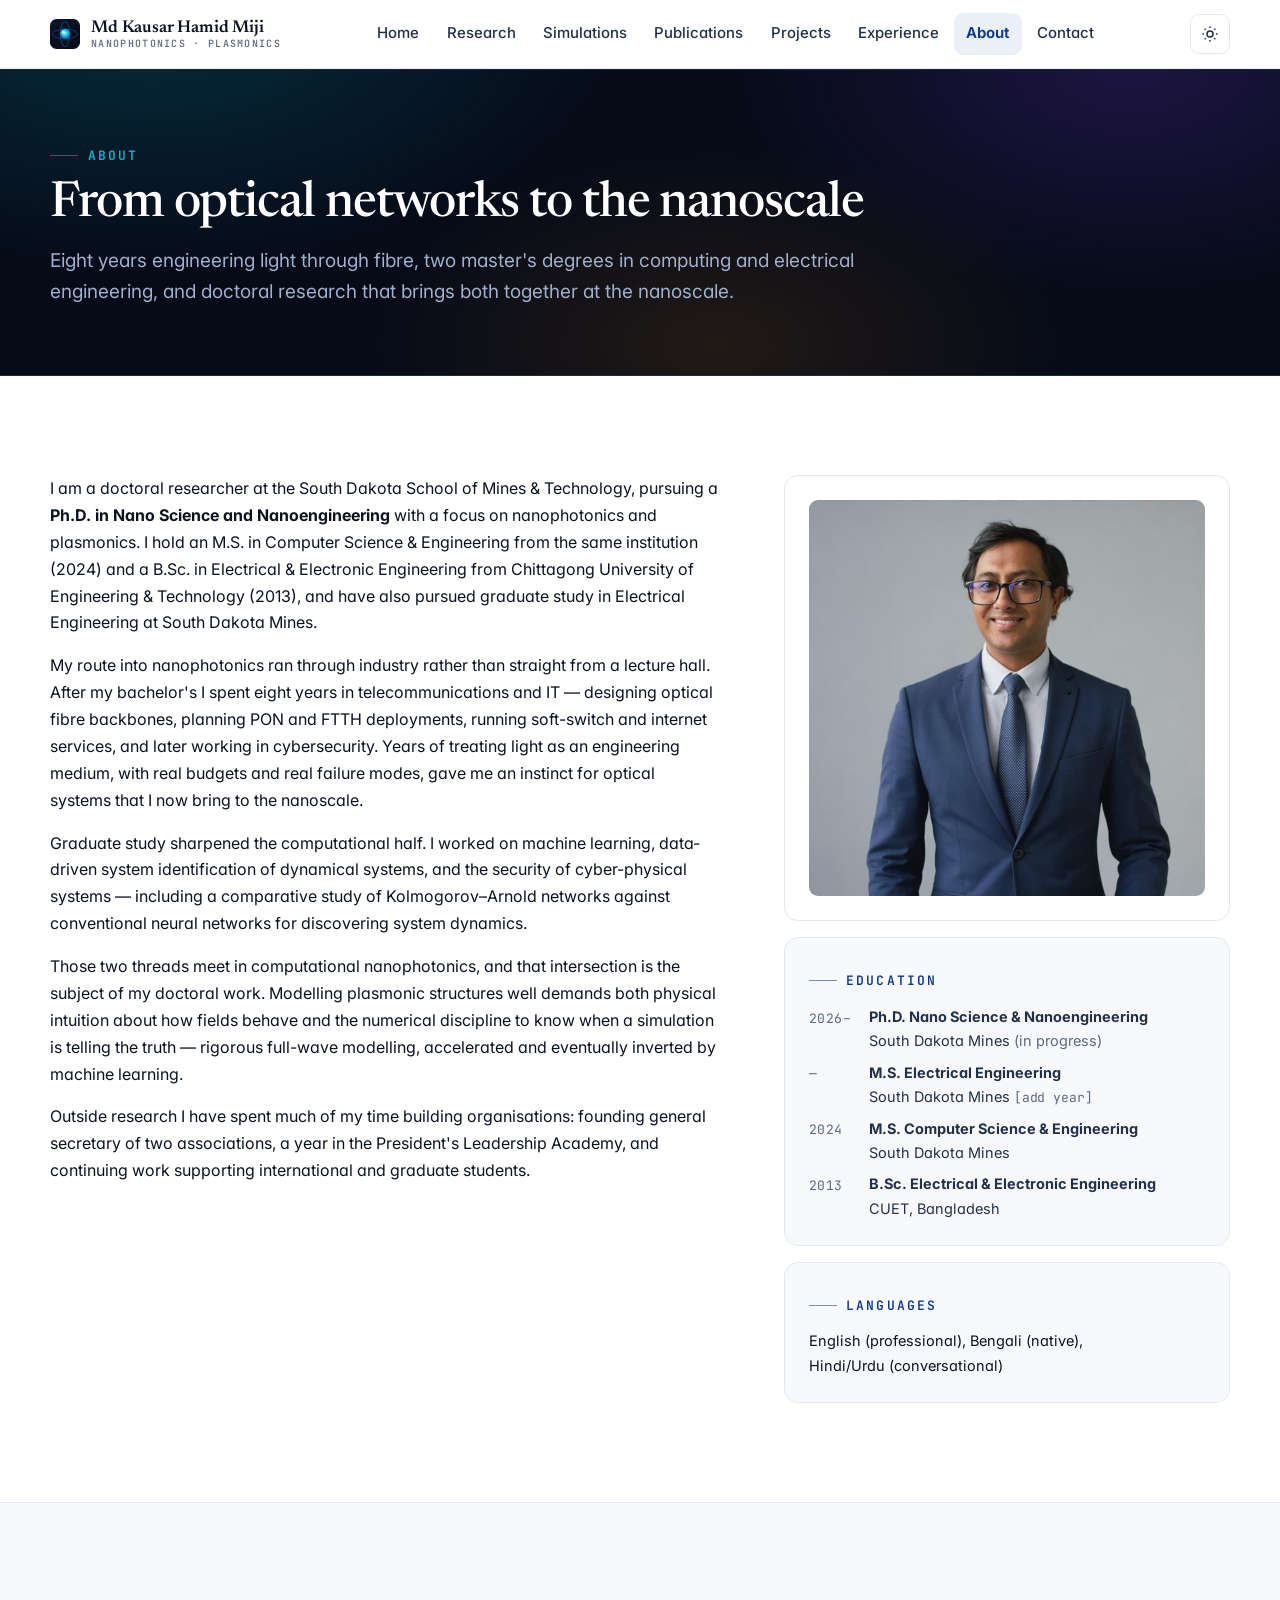
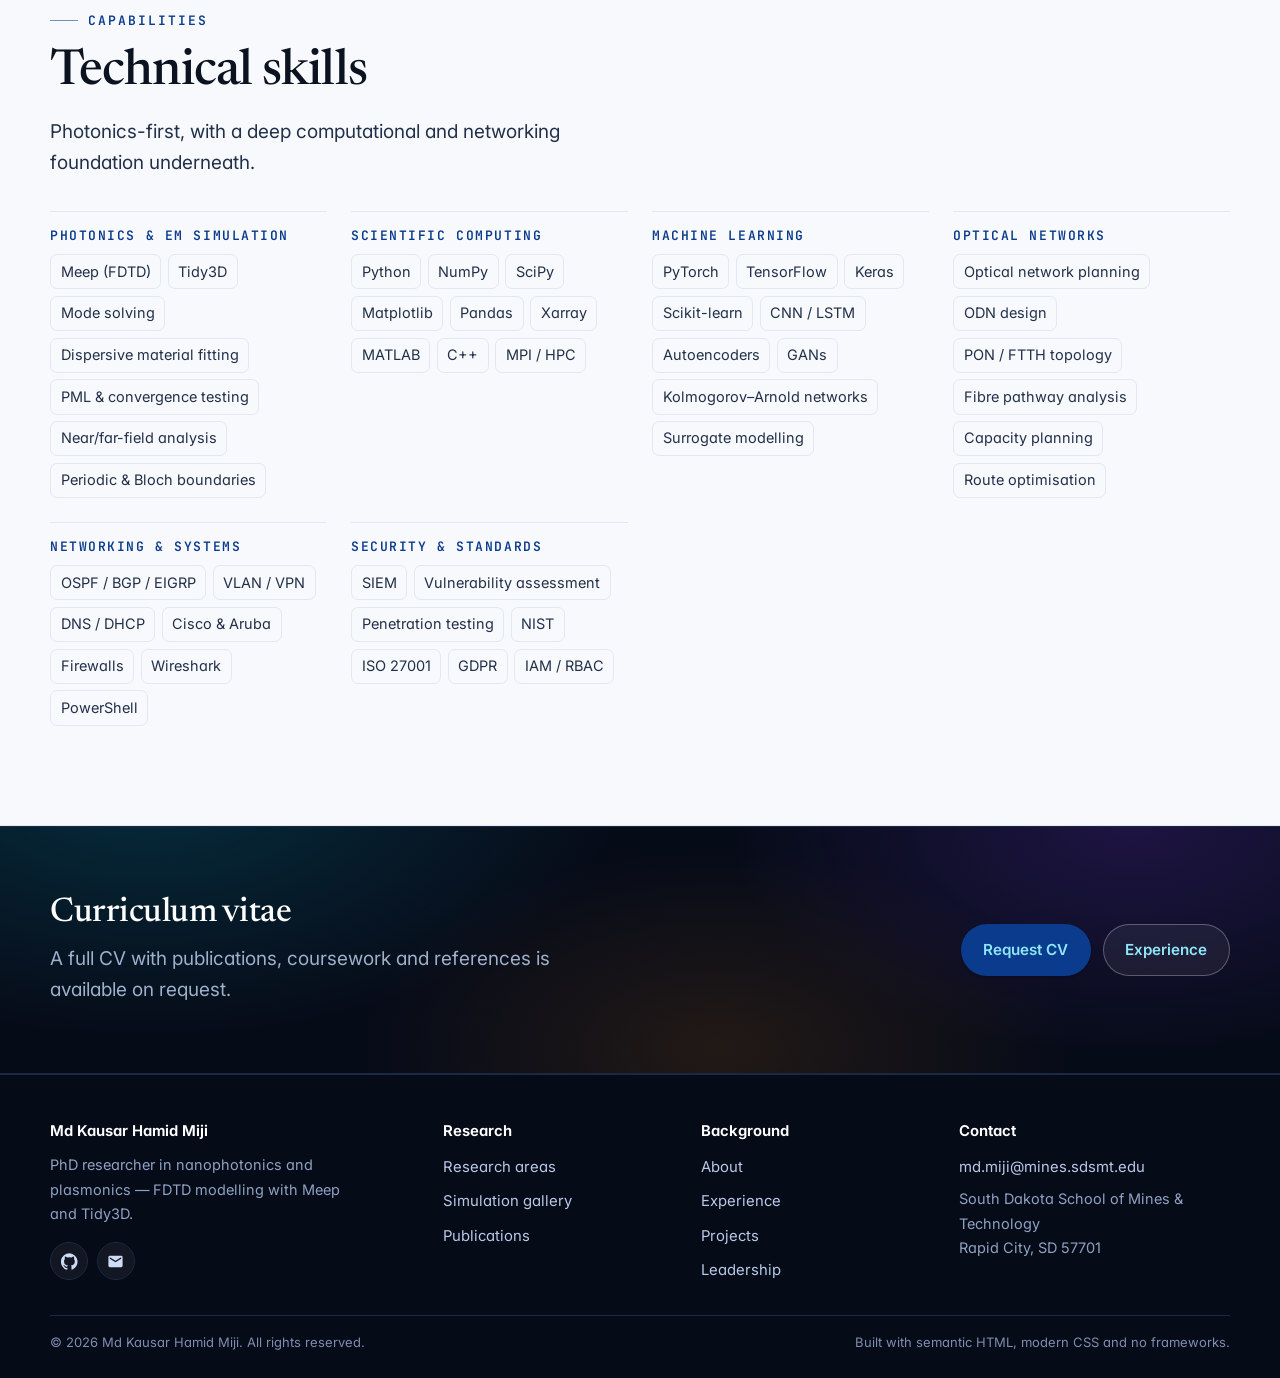
<file: about.html>
<!DOCTYPE html>
<html lang="en">
<head>
<meta charset="utf-8">
<meta name="viewport" content="width=device-width, initial-scale=1">
<title>About — Md Kausar Hamid Miji</title>
<meta name="description" content="PhD researcher in Nano Science and Nanoengineering at South Dakota Mines, bringing eight years of optical network engineering and machine learning into computational nanophotonics.">
<meta name="author" content="Md Kausar Hamid Miji">
<link rel="canonical" href="https://mijicuet.github.io/about.html">

<meta property="og:type" content="profile">
<meta property="og:site_name" content="Md Kausar Hamid Miji">
<meta property="og:title" content="About — Md Kausar Hamid Miji">
<meta property="og:description" content="PhD researcher in Nano Science and Nanoengineering at South Dakota Mines, bringing eight years of optical network engineering and machine learning into computational nanophotonics.">
<meta property="og:url" content="https://mijicuet.github.io/about.html">
<meta property="og:image" content="https://mijicuet.github.io/assets/img/og-card.png">
<meta name="twitter:card" content="summary_large_image">
<meta name="twitter:title" content="About — Md Kausar Hamid Miji">
<meta name="twitter:description" content="PhD researcher in Nano Science and Nanoengineering at South Dakota Mines, bringing eight years of optical network engineering and machine learning into computational nanophotonics.">
<meta name="twitter:image" content="https://mijicuet.github.io/assets/img/og-card.png">
<meta name="theme-color" content="#060b18">

<link rel="icon" href="assets/img/favicon.svg" type="image/svg+xml">
<link rel="apple-touch-icon" href="assets/img/favicon-180.png">
<link rel="manifest" href="site.webmanifest">

<link rel="preconnect" href="https://fonts.googleapis.com">
<link rel="preconnect" href="https://fonts.gstatic.com" crossorigin>
<link href="https://fonts.googleapis.com/css2?family=Inter:wght@400;500;600;700&family=Newsreader:opsz,wght@6..72,400;6..72,500;6..72,600&family=JetBrains+Mono:wght@400;500;600&display=swap" rel="stylesheet">
<link rel="stylesheet" href="assets/css/main.css">
</head>
<body>
<a class="skip-link" href="#main">Skip to main content</a>

<header class="site-header">
  <div class="wrap nav">
    <a class="brand" href="index.html">
      <img class="brand-mark" src="assets/img/favicon.svg" alt="" width="30" height="30">
      <span>Md Kausar Hamid Miji<small>Nanophotonics · Plasmonics</small></span>
    </a>
    <nav aria-label="Primary">
      <ul class="nav-list" id="primary-nav">
        <li><a href="index.html">Home</a></li>
        <li><a href="research.html">Research</a></li>
        <li><a href="simulations.html">Simulations</a></li>
        <li><a href="publications.html">Publications</a></li>
        <li><a href="projects.html">Projects</a></li>
        <li><a href="Work_Experience.html">Experience</a></li>
        <li><a href="about.html" aria-current="page">About</a></li>
        <li><a href="contact.html">Contact</a></li>
      </ul>
    </nav>
    <div class="nav-actions">
      <button class="icon-btn theme-toggle" type="button" aria-label="Switch to dark theme">
        <svg class="sun" viewBox="0 0 24 24" fill="none" stroke="currentColor" stroke-width="2" aria-hidden="true"><circle cx="12" cy="12" r="4"/><path d="M12 2v2M12 20v2M4.9 4.9l1.4 1.4M17.7 17.7l1.4 1.4M2 12h2M20 12h2M4.9 19.1l1.4-1.4M17.7 6.3l1.4-1.4"/></svg>
        <svg class="moon" viewBox="0 0 24 24" fill="none" stroke="currentColor" stroke-width="2" aria-hidden="true"><path d="M21 12.8A9 9 0 1 1 11.2 3a7 7 0 0 0 9.8 9.8z"/></svg>
      </button>
      <button class="icon-btn nav-toggle" type="button" aria-expanded="false" aria-controls="primary-nav" aria-label="Open menu">
        <svg viewBox="0 0 24 24" fill="none" stroke="currentColor" stroke-width="2" aria-hidden="true"><path d="M3 6h18M3 12h18M3 18h18"/></svg>
      </button>
    </div>
  </div>
</header>

<main id="main">

  <section class="band-dark section-sm">
    <div class="wrap content">
      <p class="eyebrow">About</p>
      <h1 class="display" style="font-size:var(--fs-2xl)">From optical networks to the nanoscale</h1>
      <p class="lead measure" style="margin-top:1rem">Eight years engineering light through fibre, two master's degrees in computing and electrical engineering, and doctoral research that brings both together at the nanoscale.</p>
    </div>
  </section>

  <section class="section">
    <div class="wrap">
      <div class="split">
        <div class="stack">
          <p>
            I am a doctoral researcher at the South Dakota School of Mines &amp; Technology,
            pursuing a <strong>Ph.D. in Nano Science and Nanoengineering</strong> with a focus on
            nanophotonics and plasmonics. I hold an M.S. in Computer Science &amp; Engineering
            from the same institution (2024) and a B.Sc. in Electrical &amp; Electronic
            Engineering from Chittagong University of Engineering &amp; Technology (2013), and
            have also pursued graduate study in Electrical Engineering at South Dakota Mines.
          </p>
          <p>
            My route into nanophotonics ran through industry rather than straight from a lecture
            hall. After my bachelor's I spent eight years in telecommunications and IT —
            designing optical fibre backbones, planning PON and FTTH deployments, running
            soft-switch and internet services, and later working in cybersecurity. Years of
            treating light as an engineering medium, with real budgets and real failure modes,
            gave me an instinct for optical systems that I now bring to the nanoscale.
          </p>
          <p>
            Graduate study sharpened the computational half. I worked on machine learning,
            data-driven system identification of dynamical systems, and the security of
            cyber-physical systems — including a comparative study of Kolmogorov–Arnold networks
            against conventional neural networks for discovering system dynamics.
          </p>
          <p>
            Those two threads meet in computational nanophotonics, and that intersection is the
            subject of my doctoral work. Modelling plasmonic structures well demands both physical
            intuition about how fields behave and the numerical discipline to know when a
            simulation is telling the truth — rigorous full-wave modelling, accelerated and
            eventually inverted by machine learning.
          </p>
          <p>
            Outside research I have spent much of my time building organisations: founding
            general secretary of two associations, a year in the President's Leadership Academy,
            and continuing work supporting international and graduate students.
          </p>
        </div>

        <aside class="stack self-start">
          <div class="card">
            <img src="assets/img/portrait-about.jpg" alt="Md Kausar Hamid Miji" style="border-radius:var(--radius-sm);width:100%;aspect-ratio:1;object-fit:cover" loading="lazy" width="560" height="560" decoding="async">
          </div>
          <div class="card" style="background:var(--surface)">
            <p class="eyebrow" style="margin-bottom:.8rem">Education</p>
            <dl class="specs">
              <dt>2026–</dt><dd><strong>Ph.D. Nano Science &amp; Nanoengineering</strong><br>South Dakota Mines <span class="muted">(in progress)</span></dd>
              <dt>—</dt><dd><strong>M.S. Electrical Engineering</strong><br>South Dakota Mines <span class="mono muted" style="font-size:var(--fs-xs)">[add year]</span></dd>
              <dt>2024</dt><dd><strong>M.S. Computer Science &amp; Engineering</strong><br>South Dakota Mines</dd>
              <dt>2013</dt><dd><strong>B.Sc. Electrical &amp; Electronic Engineering</strong><br>CUET, Bangladesh</dd>
            </dl>
          </div>
          <div class="card" style="background:var(--surface)">
            <p class="eyebrow" style="margin-bottom:.8rem">Languages</p>
            <p class="small">English (professional), Bengali (native), Hindi/Urdu (conversational)</p>
          </div>
        </aside>
      </div>
    </div>
  </section>

  <section class="section" style="background:var(--surface);border-block:1px solid var(--rule)">
    <div class="wrap">
      <div class="section-head measure">
        <p class="eyebrow">Capabilities</p>
        <h2 class="h1">Technical skills</h2>
        <p class="lead" style="margin-top:1rem">
          Photonics-first, with a deep computational and networking foundation underneath.
        </p>
      </div>

      <div class="grid grid-3">
        <div class="skill-group reveal">
          <h4>Photonics &amp; EM simulation</h4>
          <ul>
            <li>Meep (FDTD)</li><li>Tidy3D</li><li>Mode solving</li><li>Dispersive material fitting</li>
            <li>PML &amp; convergence testing</li><li>Near/far-field analysis</li><li>Periodic &amp; Bloch boundaries</li>
          </ul>
        </div>
        <div class="skill-group reveal">
          <h4>Scientific computing</h4>
          <ul><li>Python</li><li>NumPy</li><li>SciPy</li><li>Matplotlib</li><li>Pandas</li><li>Xarray</li><li>MATLAB</li><li>C++</li><li>MPI / HPC</li></ul>
        </div>
        <div class="skill-group reveal">
          <h4>Machine learning</h4>
          <ul><li>PyTorch</li><li>TensorFlow</li><li>Keras</li><li>Scikit-learn</li><li>CNN / LSTM</li><li>Autoencoders</li><li>GANs</li><li>Kolmogorov–Arnold networks</li><li>Surrogate modelling</li></ul>
        </div>
        <div class="skill-group reveal">
          <h4>Optical networks</h4>
          <ul><li>Optical network planning</li><li>ODN design</li><li>PON / FTTH topology</li><li>Fibre pathway analysis</li><li>Capacity planning</li><li>Route optimisation</li></ul>
        </div>
        <div class="skill-group reveal">
          <h4>Networking &amp; systems</h4>
          <ul><li>OSPF / BGP / EIGRP</li><li>VLAN / VPN</li><li>DNS / DHCP</li><li>Cisco &amp; Aruba</li><li>Firewalls</li><li>Wireshark</li><li>PowerShell</li></ul>
        </div>
        <div class="skill-group reveal">
          <h4>Security &amp; standards</h4>
          <ul><li>SIEM</li><li>Vulnerability assessment</li><li>Penetration testing</li><li>NIST</li><li>ISO 27001</li><li>GDPR</li><li>IAM / RBAC</li></ul>
        </div>
      </div>
    </div>
  </section>

  <section class="band-dark section-sm">
    <div class="wrap content">
      <div class="grid grid-2 items-center">
        <div>
          <h2 class="h2">Curriculum vitae</h2>
          <p class="lead" style="margin-top:.7rem">
            A full CV with publications, coursework and references is available on request.
          </p>
        </div>
        <div class="btn-row" style="justify-content:flex-end">
          <a class="btn btn-primary" href="contact.html">Request CV</a>
          <a class="btn btn-on-dark" href="Work_Experience.html">Experience</a>
        </div>
      </div>
    </div>
  </section>

</main>

<footer class="site-footer">
  <div class="wrap">
    <div class="footer-grid">
      <div>
        <h4>Md Kausar Hamid Miji</h4>
        <p class="small" style="color:#8fa2c4;max-width:34ch">
          PhD researcher in nanophotonics and plasmonics — FDTD modelling with Meep and Tidy3D.
        </p>
        <div class="social-row" style="margin-top:1rem">
          <a href="https://github.com/mijiCUET" aria-label="GitHub" rel="me noopener">
            <svg viewBox="0 0 24 24" aria-hidden="true"><path d="M12 .3a12 12 0 0 0-3.8 23.4c.6.1.8-.3.8-.6v-2.2c-3.3.7-4-1.6-4-1.6-.6-1.4-1.4-1.8-1.4-1.8-1.1-.7.1-.7.1-.7 1.2.1 1.8 1.2 1.8 1.2 1.1 1.8 2.8 1.3 3.5 1 .1-.8.4-1.3.8-1.6-2.7-.3-5.5-1.3-5.5-5.9 0-1.3.5-2.4 1.2-3.2-.1-.3-.5-1.5.1-3.2 0 0 1-.3 3.3 1.2a11.5 11.5 0 0 1 6 0c2.3-1.5 3.3-1.2 3.3-1.2.6 1.7.2 2.9.1 3.2.8.8 1.2 1.9 1.2 3.2 0 4.6-2.8 5.6-5.5 5.9.4.4.8 1.1.8 2.2v3.3c0 .3.2.7.8.6A12 12 0 0 0 12 .3z"/></svg>
          </a>
          <a href="mailto:md.miji@mines.sdsmt.edu" aria-label="Email">
            <svg viewBox="0 0 24 24" aria-hidden="true"><path d="M20 4H4a2 2 0 0 0-2 2v12a2 2 0 0 0 2 2h16a2 2 0 0 0 2-2V6a2 2 0 0 0-2-2zm0 4-8 5-8-5V6l8 5 8-5v2z"/></svg>
          </a>
        </div>
      </div>
      <div>
        <h4>Research</h4>
        <ul>
          <li><a href="research.html">Research areas</a></li>
          <li><a href="simulations.html">Simulation gallery</a></li>
          <li><a href="publications.html">Publications</a></li>
        </ul>
      </div>
      <div>
        <h4>Background</h4>
        <ul>
          <li><a href="about.html">About</a></li>
          <li><a href="Work_Experience.html">Experience</a></li>
          <li><a href="projects.html">Projects</a></li>
          <li><a href="leadership.html">Leadership</a></li>
        </ul>
      </div>
      <div>
        <h4>Contact</h4>
        <ul>
          <li><a href="mailto:md.miji@mines.sdsmt.edu">md.miji@mines.sdsmt.edu</a></li>
          <li class="small" style="color:#8fa2c4">South Dakota School of Mines &amp; Technology<br>Rapid City, SD 57701</li>
        </ul>
      </div>
    </div>
    <div class="footer-bottom">
      <span>© <span data-year>2025</span> Md Kausar Hamid Miji. All rights reserved.</span>
      <span>Built with semantic HTML, modern CSS and no frameworks.</span>
    </div>
  </div>
</footer>

<script src="assets/js/main.js" defer></script>
</body>
</html>
</file>
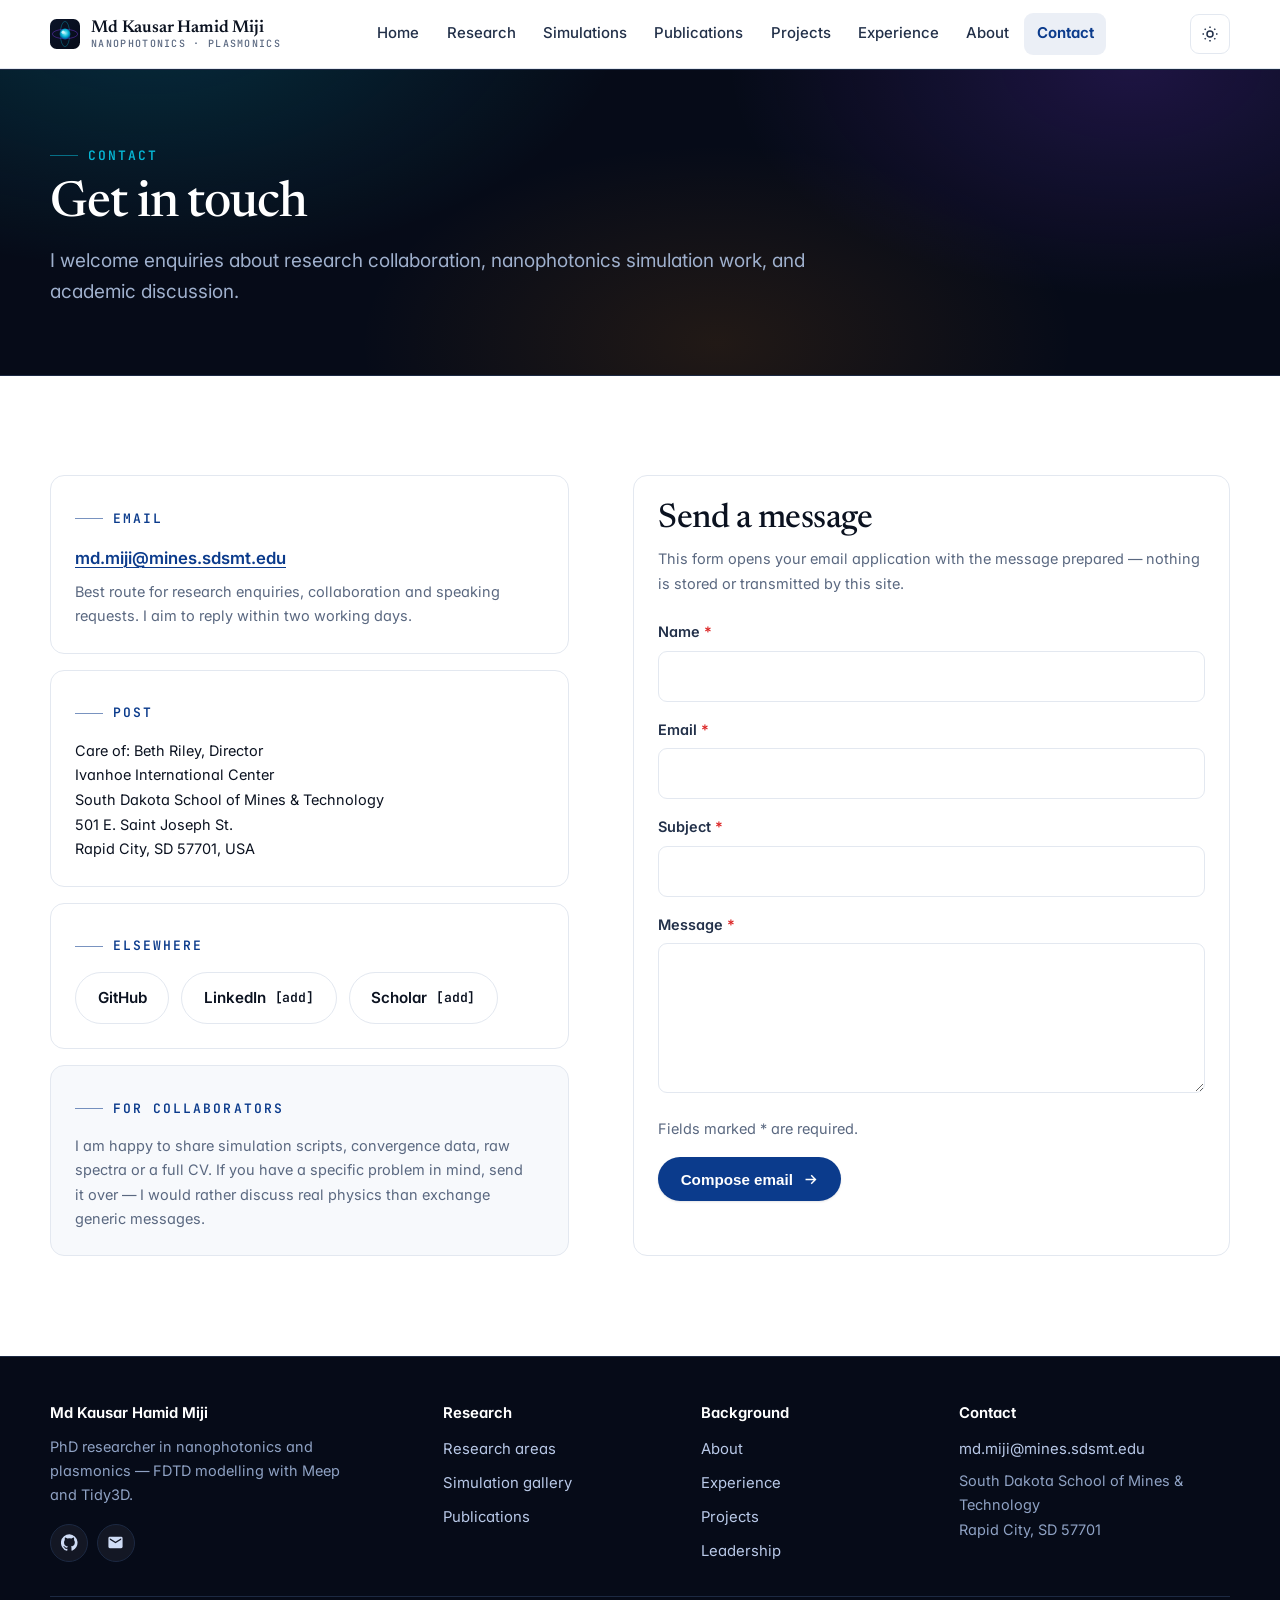
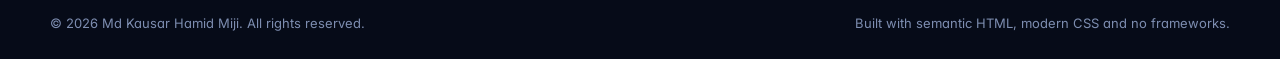
<file: contact.html>
<!DOCTYPE html>
<html lang="en">
<head>
<meta charset="utf-8">
<meta name="viewport" content="width=device-width, initial-scale=1">
<title>Contact — Md Kausar Hamid Miji</title>
<meta name="description" content="Contact Md Kausar Hamid Miji regarding research collaboration, nanophotonics simulation work, or academic enquiries.">
<meta name="author" content="Md Kausar Hamid Miji">
<link rel="canonical" href="https://mijicuet.github.io/contact.html">

<meta property="og:type" content="website">
<meta property="og:site_name" content="Md Kausar Hamid Miji">
<meta property="og:title" content="Contact — Md Kausar Hamid Miji">
<meta property="og:description" content="Contact Md Kausar Hamid Miji regarding research collaboration, nanophotonics simulation work, or academic enquiries.">
<meta property="og:url" content="https://mijicuet.github.io/contact.html">
<meta property="og:image" content="https://mijicuet.github.io/assets/img/og-card.png">
<meta name="twitter:card" content="summary_large_image">
<meta name="twitter:title" content="Contact — Md Kausar Hamid Miji">
<meta name="twitter:description" content="Contact Md Kausar Hamid Miji regarding research collaboration, nanophotonics simulation work, or academic enquiries.">
<meta name="twitter:image" content="https://mijicuet.github.io/assets/img/og-card.png">
<meta name="theme-color" content="#060b18">

<link rel="icon" href="assets/img/favicon.svg" type="image/svg+xml">
<link rel="apple-touch-icon" href="assets/img/favicon-180.png">
<link rel="manifest" href="site.webmanifest">

<link rel="preconnect" href="https://fonts.googleapis.com">
<link rel="preconnect" href="https://fonts.gstatic.com" crossorigin>
<link href="https://fonts.googleapis.com/css2?family=Inter:wght@400;500;600;700&family=Newsreader:opsz,wght@6..72,400;6..72,500;6..72,600&family=JetBrains+Mono:wght@400;500;600&display=swap" rel="stylesheet">
<link rel="stylesheet" href="assets/css/main.css">
</head>
<body>
<a class="skip-link" href="#main">Skip to main content</a>

<header class="site-header">
  <div class="wrap nav">
    <a class="brand" href="index.html">
      <img class="brand-mark" src="assets/img/favicon.svg" alt="" width="30" height="30">
      <span>Md Kausar Hamid Miji<small>Nanophotonics · Plasmonics</small></span>
    </a>
    <nav aria-label="Primary">
      <ul class="nav-list" id="primary-nav">
        <li><a href="index.html">Home</a></li>
        <li><a href="research.html">Research</a></li>
        <li><a href="simulations.html">Simulations</a></li>
        <li><a href="publications.html">Publications</a></li>
        <li><a href="projects.html">Projects</a></li>
        <li><a href="Work_Experience.html">Experience</a></li>
        <li><a href="about.html">About</a></li>
        <li><a href="contact.html" aria-current="page">Contact</a></li>
      </ul>
    </nav>
    <div class="nav-actions">
      <button class="icon-btn theme-toggle" type="button" aria-label="Switch to dark theme">
        <svg class="sun" viewBox="0 0 24 24" fill="none" stroke="currentColor" stroke-width="2" aria-hidden="true"><circle cx="12" cy="12" r="4"/><path d="M12 2v2M12 20v2M4.9 4.9l1.4 1.4M17.7 17.7l1.4 1.4M2 12h2M20 12h2M4.9 19.1l1.4-1.4M17.7 6.3l1.4-1.4"/></svg>
        <svg class="moon" viewBox="0 0 24 24" fill="none" stroke="currentColor" stroke-width="2" aria-hidden="true"><path d="M21 12.8A9 9 0 1 1 11.2 3a7 7 0 0 0 9.8 9.8z"/></svg>
      </button>
      <button class="icon-btn nav-toggle" type="button" aria-expanded="false" aria-controls="primary-nav" aria-label="Open menu">
        <svg viewBox="0 0 24 24" fill="none" stroke="currentColor" stroke-width="2" aria-hidden="true"><path d="M3 6h18M3 12h18M3 18h18"/></svg>
      </button>
    </div>
  </div>
</header>

<main id="main">

  <section class="band-dark section-sm">
    <div class="wrap content">
      <p class="eyebrow">Contact</p>
      <h1 class="display" style="font-size:var(--fs-2xl)">Get in touch</h1>
      <p class="lead measure" style="margin-top:1rem">I welcome enquiries about research collaboration, nanophotonics simulation work, and academic discussion.</p>
    </div>
  </section>

  <section class="section">
    <div class="wrap">
      <div class="split-even">

        <div class="stack">
          <div class="card">
            <p class="eyebrow" style="margin-bottom:.9rem">Email</p>
            <p><a href="mailto:md.miji@mines.sdsmt.edu" style="font-size:1.05rem;font-weight:600">md.miji@mines.sdsmt.edu</a></p>
            <p class="small muted" style="margin-top:.5rem">Best route for research enquiries,
               collaboration and speaking requests. I aim to reply within two working days.</p>
          </div>

          <div class="card">
            <p class="eyebrow" style="margin-bottom:.9rem">Post</p>
            <address class="small" style="font-style:normal;line-height:1.7">
              Care of: Beth Riley, Director<br>
              Ivanhoe International Center<br>
              South Dakota School of Mines &amp; Technology<br>
              501 E. Saint Joseph St.<br>
              Rapid City, SD 57701, USA
            </address>
          </div>

          <div class="card">
            <p class="eyebrow" style="margin-bottom:.9rem">Elsewhere</p>
            <div class="btn-row">
              <a class="btn btn-ghost" href="https://github.com/mijiCUET" rel="noopener">GitHub</a>
              <a class="btn btn-ghost" href="#">LinkedIn <span class="mono small">[add]</span></a>
              <a class="btn btn-ghost" href="#">Scholar <span class="mono small">[add]</span></a>
            </div>
          </div>

          <div class="card" style="background:var(--surface)">
            <p class="eyebrow" style="margin-bottom:.9rem">For collaborators</p>
            <p class="small muted">
              I am happy to share simulation scripts, convergence data, raw spectra or a full CV.
              If you have a specific problem in mind, send it over — I would rather discuss real
              physics than exchange generic messages.
            </p>
          </div>
        </div>

        <div class="card">
          <h2 class="h2">Send a message</h2>
          <p class="small muted" style="margin:.5rem 0 1.5rem">
            This form opens your email application with the message prepared — nothing is stored
            or transmitted by this site.
          </p>

          <form data-mailto-form="md.miji@mines.sdsmt.edu" novalidate>
            <label class="field" for="f-name">
              <span>Name <span class="req" aria-hidden="true">*</span></span>
              <input type="text" id="f-name" name="name" required autocomplete="name">
            </label>
            <label class="field" for="f-email">
              <span>Email <span class="req" aria-hidden="true">*</span></span>
              <input type="email" id="f-email" name="email" required autocomplete="email">
            </label>
            <label class="field" for="f-subject">
              <span>Subject <span class="req" aria-hidden="true">*</span></span>
              <input type="text" id="f-subject" name="subject" required>
            </label>
            <label class="field" for="f-message">
              <span>Message <span class="req" aria-hidden="true">*</span></span>
              <textarea id="f-message" name="message" required></textarea>
            </label>
            <p class="small muted">Fields marked <span class="req">*</span> are required.</p>
            <div class="btn-row" style="margin-top:1rem">
              <button class="btn btn-primary" type="submit">
                Compose email
                <svg viewBox="0 0 24 24" fill="none" stroke="currentColor" stroke-width="2" aria-hidden="true"><path d="M5 12h14M13 6l6 6-6 6"/></svg>
              </button>
            </div>
            <p class="small" data-form-note hidden role="status" style="margin-top:1rem;color:var(--brand)"></p>
          </form>
        </div>

      </div>
    </div>
  </section>

</main>

<footer class="site-footer">
  <div class="wrap">
    <div class="footer-grid">
      <div>
        <h4>Md Kausar Hamid Miji</h4>
        <p class="small" style="color:#8fa2c4;max-width:34ch">
          PhD researcher in nanophotonics and plasmonics — FDTD modelling with Meep and Tidy3D.
        </p>
        <div class="social-row" style="margin-top:1rem">
          <a href="https://github.com/mijiCUET" aria-label="GitHub" rel="me noopener">
            <svg viewBox="0 0 24 24" aria-hidden="true"><path d="M12 .3a12 12 0 0 0-3.8 23.4c.6.1.8-.3.8-.6v-2.2c-3.3.7-4-1.6-4-1.6-.6-1.4-1.4-1.8-1.4-1.8-1.1-.7.1-.7.1-.7 1.2.1 1.8 1.2 1.8 1.2 1.1 1.8 2.8 1.3 3.5 1 .1-.8.4-1.3.8-1.6-2.7-.3-5.5-1.3-5.5-5.9 0-1.3.5-2.4 1.2-3.2-.1-.3-.5-1.5.1-3.2 0 0 1-.3 3.3 1.2a11.5 11.5 0 0 1 6 0c2.3-1.5 3.3-1.2 3.3-1.2.6 1.7.2 2.9.1 3.2.8.8 1.2 1.9 1.2 3.2 0 4.6-2.8 5.6-5.5 5.9.4.4.8 1.1.8 2.2v3.3c0 .3.2.7.8.6A12 12 0 0 0 12 .3z"/></svg>
          </a>
          <a href="mailto:md.miji@mines.sdsmt.edu" aria-label="Email">
            <svg viewBox="0 0 24 24" aria-hidden="true"><path d="M20 4H4a2 2 0 0 0-2 2v12a2 2 0 0 0 2 2h16a2 2 0 0 0 2-2V6a2 2 0 0 0-2-2zm0 4-8 5-8-5V6l8 5 8-5v2z"/></svg>
          </a>
        </div>
      </div>
      <div>
        <h4>Research</h4>
        <ul>
          <li><a href="research.html">Research areas</a></li>
          <li><a href="simulations.html">Simulation gallery</a></li>
          <li><a href="publications.html">Publications</a></li>
        </ul>
      </div>
      <div>
        <h4>Background</h4>
        <ul>
          <li><a href="about.html">About</a></li>
          <li><a href="Work_Experience.html">Experience</a></li>
          <li><a href="projects.html">Projects</a></li>
          <li><a href="leadership.html">Leadership</a></li>
        </ul>
      </div>
      <div>
        <h4>Contact</h4>
        <ul>
          <li><a href="mailto:md.miji@mines.sdsmt.edu">md.miji@mines.sdsmt.edu</a></li>
          <li class="small" style="color:#8fa2c4">South Dakota School of Mines &amp; Technology<br>Rapid City, SD 57701</li>
        </ul>
      </div>
    </div>
    <div class="footer-bottom">
      <span>© <span data-year>2025</span> Md Kausar Hamid Miji. All rights reserved.</span>
      <span>Built with semantic HTML, modern CSS and no frameworks.</span>
    </div>
  </div>
</footer>

<script src="assets/js/main.js" defer></script>
</body>
</html>
</file>
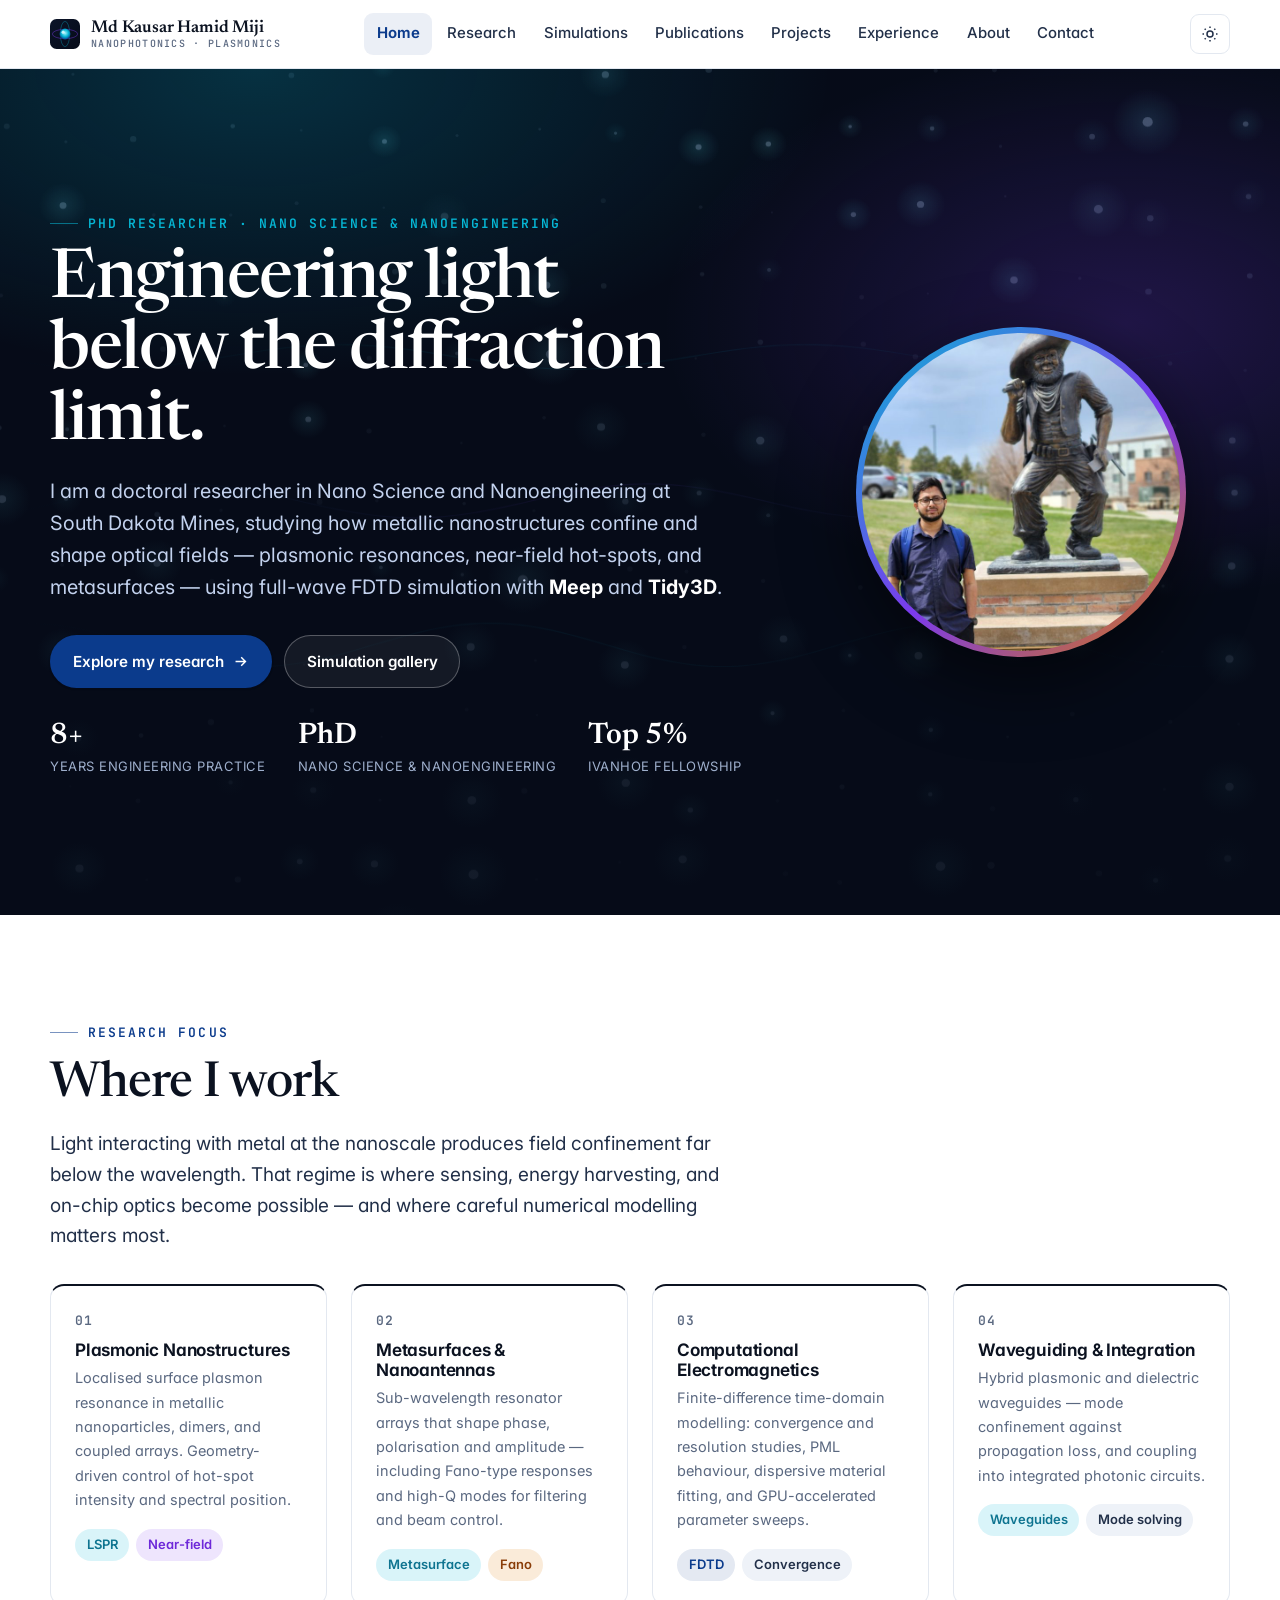
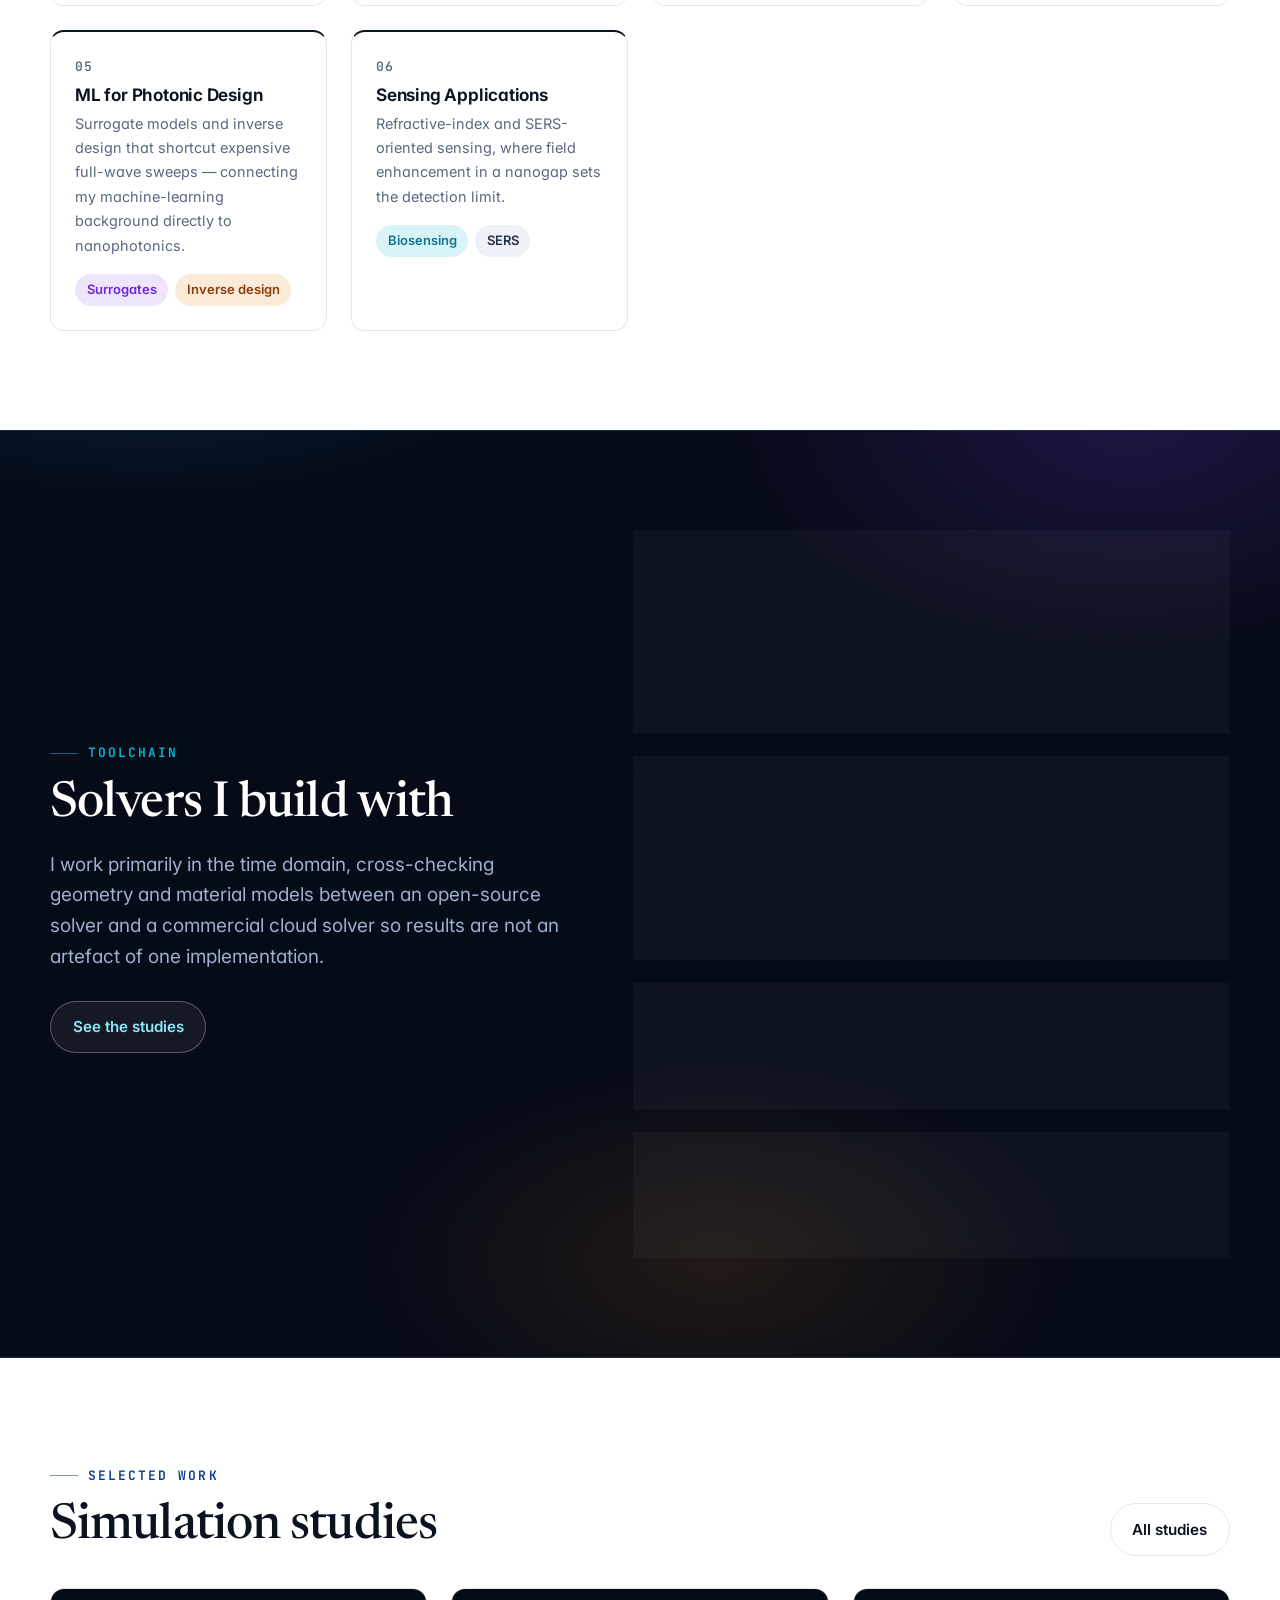
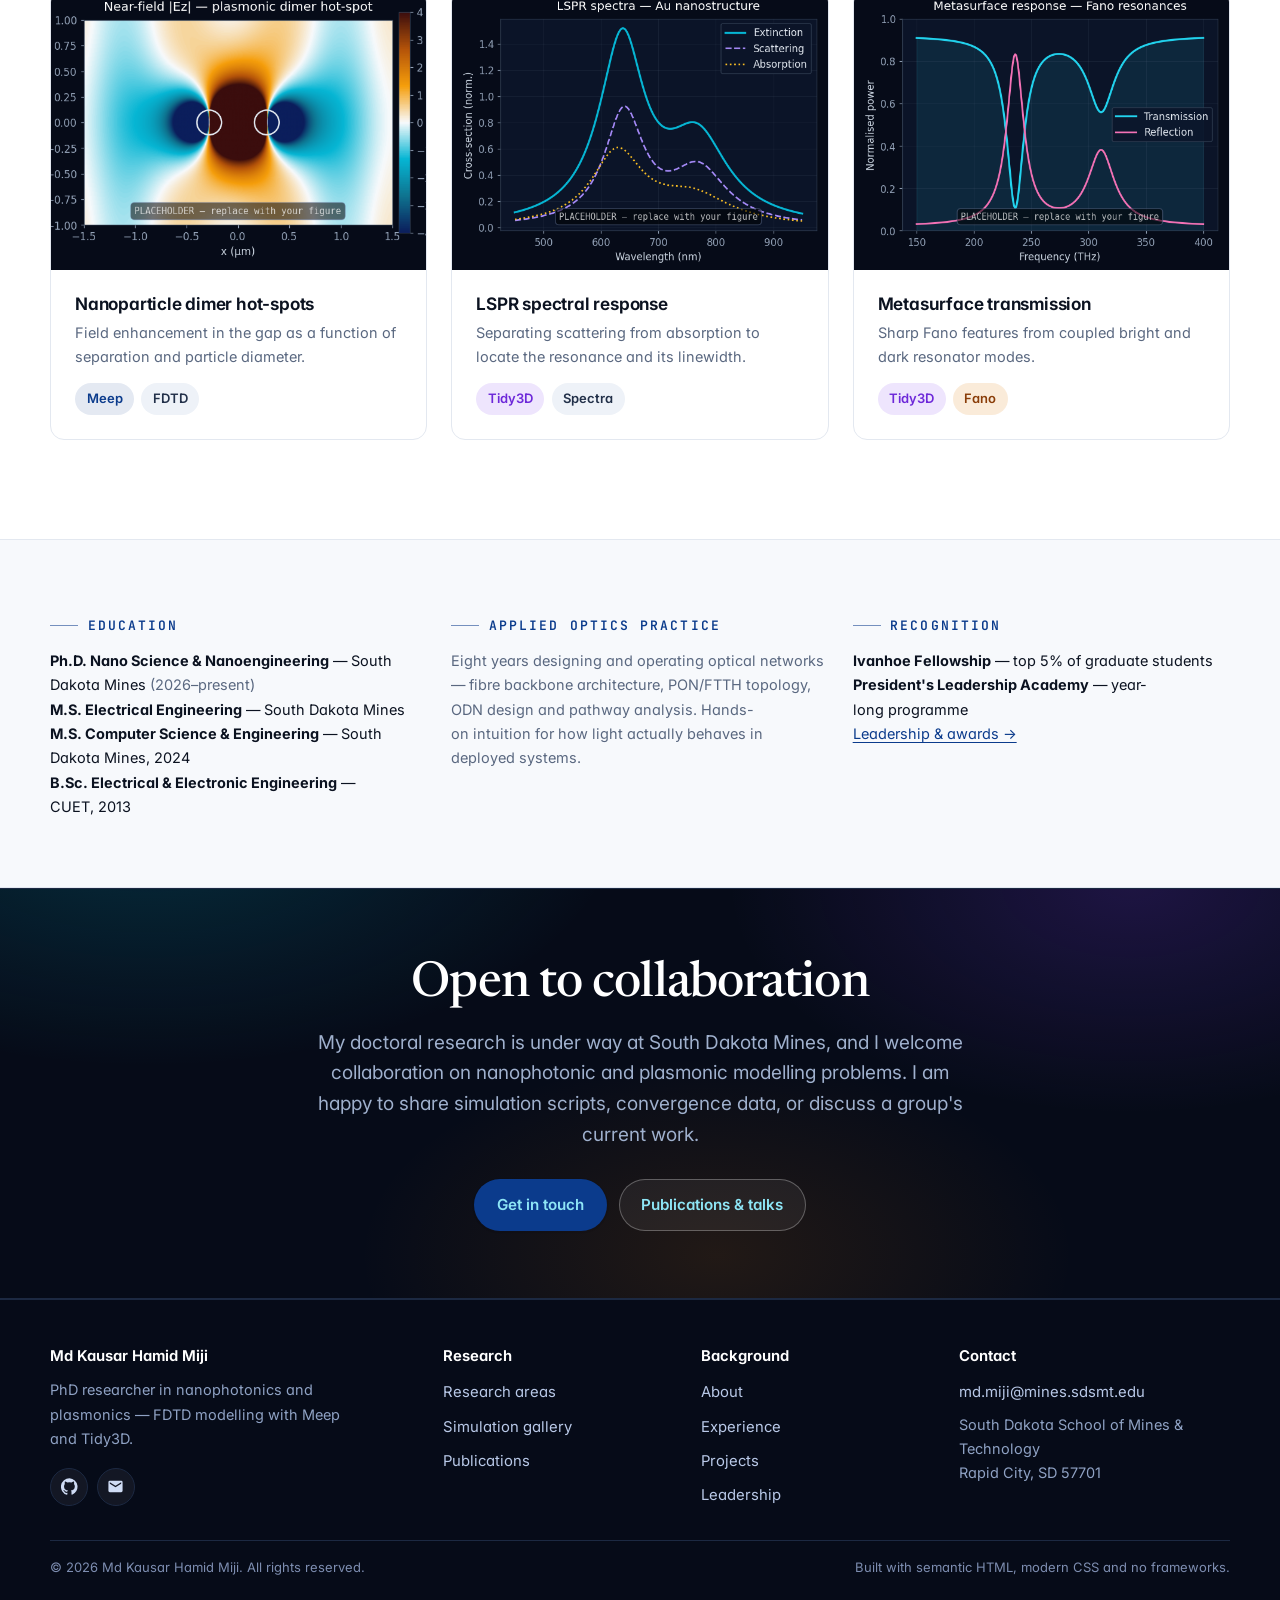
<file: hero_banner.html>
<!DOCTYPE html>
<html lang="en">
<head>
<meta charset="utf-8">
<meta name="viewport" content="width=device-width, initial-scale=1">
<title>Redirecting — Md Kausar Hamid Miji</title>
<meta name="robots" content="noindex">
<link rel="canonical" href="https://mijicuet.github.io/">
<meta http-equiv="refresh" content="0; url=index.html">
<link rel="icon" href="assets/img/favicon.svg" type="image/svg+xml">
<style>
  body{margin:0;min-height:100vh;display:grid;place-items:center;background:#060b18;color:#e8eefc;
       font-family:system-ui,'Segoe UI',Arial,sans-serif;text-align:center;padding:2rem}
  a{color:#8ee6f6}
</style>
</head>
<body>
  <div>
    <p>This page has moved.</p>
    <p><a href="index.html">Continue to the home page &rarr;</a></p>
  </div>
  <script>location.replace("index.html");</script>
</body>
</html>
</file>
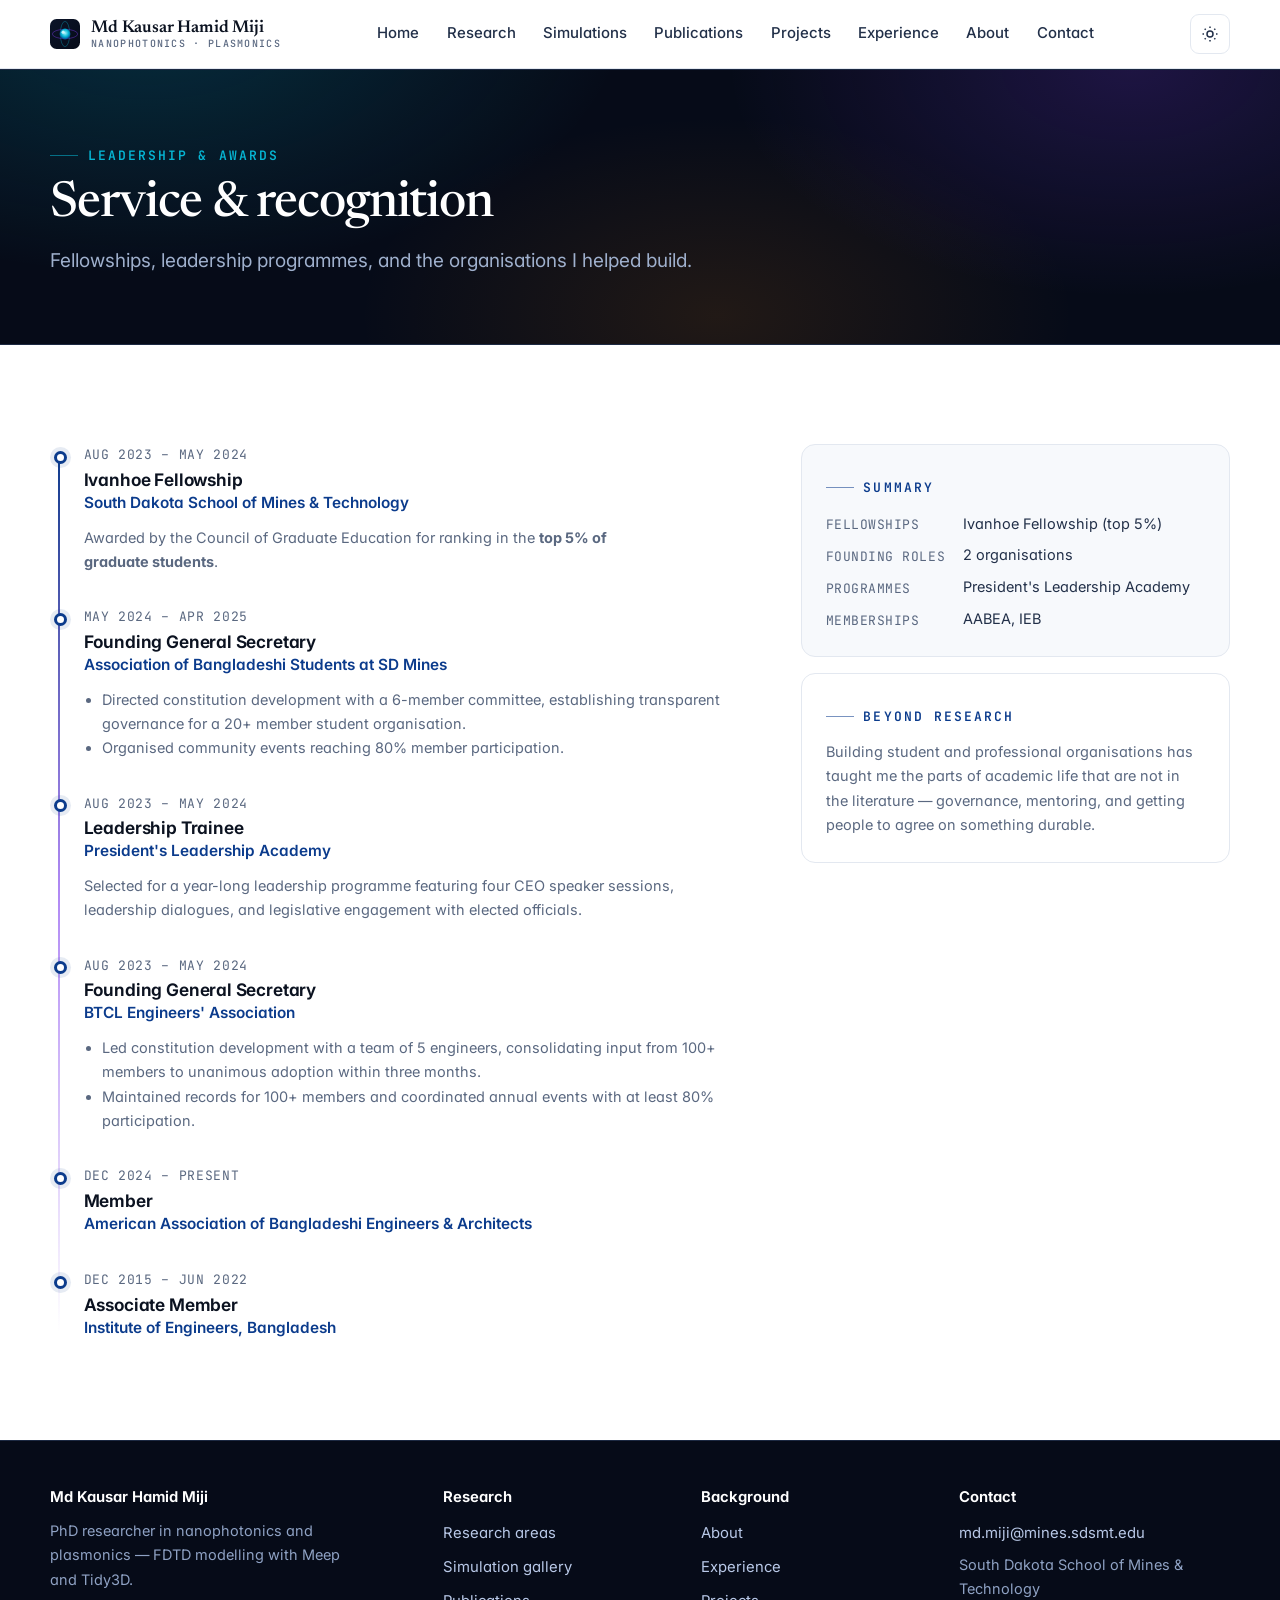
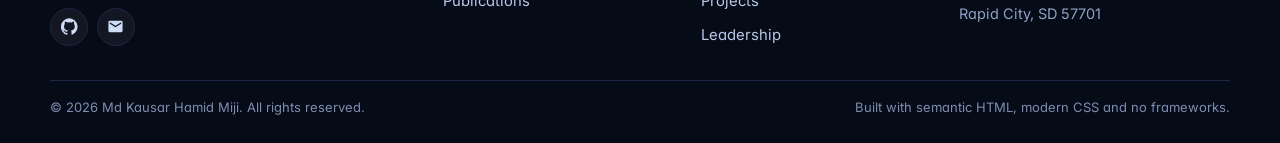
<file: leadership.html>
<!DOCTYPE html>
<html lang="en">
<head>
<meta charset="utf-8">
<meta name="viewport" content="width=device-width, initial-scale=1">
<title>Leadership & Awards — Md Kausar Hamid Miji</title>
<meta name="description" content="Ivanhoe Fellowship, President's Leadership Academy, founding roles in two professional and student organisations.">
<meta name="author" content="Md Kausar Hamid Miji">
<link rel="canonical" href="https://mijicuet.github.io/leadership.html">

<meta property="og:type" content="website">
<meta property="og:site_name" content="Md Kausar Hamid Miji">
<meta property="og:title" content="Leadership & Awards — Md Kausar Hamid Miji">
<meta property="og:description" content="Ivanhoe Fellowship, President's Leadership Academy, founding roles in two professional and student organisations.">
<meta property="og:url" content="https://mijicuet.github.io/leadership.html">
<meta property="og:image" content="https://mijicuet.github.io/assets/img/og-card.png">
<meta name="twitter:card" content="summary_large_image">
<meta name="twitter:title" content="Leadership & Awards — Md Kausar Hamid Miji">
<meta name="twitter:description" content="Ivanhoe Fellowship, President's Leadership Academy, founding roles in two professional and student organisations.">
<meta name="twitter:image" content="https://mijicuet.github.io/assets/img/og-card.png">
<meta name="theme-color" content="#060b18">

<link rel="icon" href="assets/img/favicon.svg" type="image/svg+xml">
<link rel="apple-touch-icon" href="assets/img/favicon-180.png">
<link rel="manifest" href="site.webmanifest">

<link rel="preconnect" href="https://fonts.googleapis.com">
<link rel="preconnect" href="https://fonts.gstatic.com" crossorigin>
<link href="https://fonts.googleapis.com/css2?family=Inter:wght@400;500;600;700&family=Newsreader:opsz,wght@6..72,400;6..72,500;6..72,600&family=JetBrains+Mono:wght@400;500;600&display=swap" rel="stylesheet">
<link rel="stylesheet" href="assets/css/main.css">
</head>
<body>
<a class="skip-link" href="#main">Skip to main content</a>

<header class="site-header">
  <div class="wrap nav">
    <a class="brand" href="index.html">
      <img class="brand-mark" src="assets/img/favicon.svg" alt="" width="30" height="30">
      <span>Md Kausar Hamid Miji<small>Nanophotonics · Plasmonics</small></span>
    </a>
    <nav aria-label="Primary">
      <ul class="nav-list" id="primary-nav">
        <li><a href="index.html">Home</a></li>
        <li><a href="research.html">Research</a></li>
        <li><a href="simulations.html">Simulations</a></li>
        <li><a href="publications.html">Publications</a></li>
        <li><a href="projects.html">Projects</a></li>
        <li><a href="Work_Experience.html">Experience</a></li>
        <li><a href="about.html">About</a></li>
        <li><a href="contact.html">Contact</a></li>
      </ul>
    </nav>
    <div class="nav-actions">
      <button class="icon-btn theme-toggle" type="button" aria-label="Switch to dark theme">
        <svg class="sun" viewBox="0 0 24 24" fill="none" stroke="currentColor" stroke-width="2" aria-hidden="true"><circle cx="12" cy="12" r="4"/><path d="M12 2v2M12 20v2M4.9 4.9l1.4 1.4M17.7 17.7l1.4 1.4M2 12h2M20 12h2M4.9 19.1l1.4-1.4M17.7 6.3l1.4-1.4"/></svg>
        <svg class="moon" viewBox="0 0 24 24" fill="none" stroke="currentColor" stroke-width="2" aria-hidden="true"><path d="M21 12.8A9 9 0 1 1 11.2 3a7 7 0 0 0 9.8 9.8z"/></svg>
      </button>
      <button class="icon-btn nav-toggle" type="button" aria-expanded="false" aria-controls="primary-nav" aria-label="Open menu">
        <svg viewBox="0 0 24 24" fill="none" stroke="currentColor" stroke-width="2" aria-hidden="true"><path d="M3 6h18M3 12h18M3 18h18"/></svg>
      </button>
    </div>
  </div>
</header>

<main id="main">

  <section class="band-dark section-sm">
    <div class="wrap content">
      <p class="eyebrow">Leadership &amp; awards</p>
      <h1 class="display" style="font-size:var(--fs-2xl)">Service &amp; recognition</h1>
      <p class="lead measure" style="margin-top:1rem">Fellowships, leadership programmes, and the organisations I helped build.</p>
    </div>
  </section>

  <section class="section">
    <div class="wrap">
      <div class="split-lead">
        <div class="timeline">

          <article class="tl-item reveal">
            <p class="tl-meta">Aug 2023 – May 2024</p>
            <h2 class="tl-title">Ivanhoe Fellowship</h2>
            <p class="tl-org">South Dakota School of Mines &amp; Technology</p>
            <p class="small muted" style="margin-top:.6rem">
              Awarded by the Council of Graduate Education for ranking in the
              <strong>top 5% of graduate students</strong>.
            </p>
          </article>

          <article class="tl-item reveal">
            <p class="tl-meta">May 2024 – Apr 2025</p>
            <h2 class="tl-title">Founding General Secretary</h2>
            <p class="tl-org">Association of Bangladeshi Students at SD Mines</p>
            <ul class="small muted" style="margin-top:.6rem">
              <li>Directed constitution development with a 6-member committee, establishing
                  transparent governance for a 20+ member student organisation.</li>
              <li>Organised community events reaching 80% member participation.</li>
            </ul>
          </article>

          <article class="tl-item reveal">
            <p class="tl-meta">Aug 2023 – May 2024</p>
            <h2 class="tl-title">Leadership Trainee</h2>
            <p class="tl-org">President's Leadership Academy</p>
            <p class="small muted" style="margin-top:.6rem">
              Selected for a year-long leadership programme featuring four CEO speaker sessions,
              leadership dialogues, and legislative engagement with elected officials.
            </p>
          </article>

          <article class="tl-item reveal">
            <p class="tl-meta">Aug 2023 – May 2024</p>
            <h2 class="tl-title">Founding General Secretary</h2>
            <p class="tl-org">BTCL Engineers' Association</p>
            <ul class="small muted" style="margin-top:.6rem">
              <li>Led constitution development with a team of 5 engineers, consolidating input
                  from 100+ members to unanimous adoption within three months.</li>
              <li>Maintained records for 100+ members and coordinated annual events with at
                  least 80% participation.</li>
            </ul>
          </article>

          <article class="tl-item reveal">
            <p class="tl-meta">Dec 2024 – Present</p>
            <h2 class="tl-title">Member</h2>
            <p class="tl-org">American Association of Bangladeshi Engineers &amp; Architects</p>
          </article>

          <article class="tl-item reveal">
            <p class="tl-meta">Dec 2015 – Jun 2022</p>
            <h2 class="tl-title">Associate Member</h2>
            <p class="tl-org">Institute of Engineers, Bangladesh</p>
          </article>

        </div>

        <aside class="stack self-start">
          <div class="card" style="background:var(--surface)">
            <p class="eyebrow" style="margin-bottom:.8rem">Summary</p>
            <dl class="specs">
              <dt>Fellowships</dt><dd>Ivanhoe Fellowship (top 5%)</dd>
              <dt>Founding roles</dt><dd>2 organisations</dd>
              <dt>Programmes</dt><dd>President's Leadership Academy</dd>
              <dt>Memberships</dt><dd>AABEA, IEB</dd>
            </dl>
          </div>
          <div class="card">
            <p class="eyebrow" style="margin-bottom:.8rem">Beyond research</p>
            <p class="small muted">
              Building student and professional organisations has taught me the parts of academic
              life that are not in the literature — governance, mentoring, and getting people to
              agree on something durable.
            </p>
          </div>
        </aside>
      </div>
    </div>
  </section>

</main>

<footer class="site-footer">
  <div class="wrap">
    <div class="footer-grid">
      <div>
        <h4>Md Kausar Hamid Miji</h4>
        <p class="small" style="color:#8fa2c4;max-width:34ch">
          PhD researcher in nanophotonics and plasmonics — FDTD modelling with Meep and Tidy3D.
        </p>
        <div class="social-row" style="margin-top:1rem">
          <a href="https://github.com/mijiCUET" aria-label="GitHub" rel="me noopener">
            <svg viewBox="0 0 24 24" aria-hidden="true"><path d="M12 .3a12 12 0 0 0-3.8 23.4c.6.1.8-.3.8-.6v-2.2c-3.3.7-4-1.6-4-1.6-.6-1.4-1.4-1.8-1.4-1.8-1.1-.7.1-.7.1-.7 1.2.1 1.8 1.2 1.8 1.2 1.1 1.8 2.8 1.3 3.5 1 .1-.8.4-1.3.8-1.6-2.7-.3-5.5-1.3-5.5-5.9 0-1.3.5-2.4 1.2-3.2-.1-.3-.5-1.5.1-3.2 0 0 1-.3 3.3 1.2a11.5 11.5 0 0 1 6 0c2.3-1.5 3.3-1.2 3.3-1.2.6 1.7.2 2.9.1 3.2.8.8 1.2 1.9 1.2 3.2 0 4.6-2.8 5.6-5.5 5.9.4.4.8 1.1.8 2.2v3.3c0 .3.2.7.8.6A12 12 0 0 0 12 .3z"/></svg>
          </a>
          <a href="mailto:md.miji@mines.sdsmt.edu" aria-label="Email">
            <svg viewBox="0 0 24 24" aria-hidden="true"><path d="M20 4H4a2 2 0 0 0-2 2v12a2 2 0 0 0 2 2h16a2 2 0 0 0 2-2V6a2 2 0 0 0-2-2zm0 4-8 5-8-5V6l8 5 8-5v2z"/></svg>
          </a>
        </div>
      </div>
      <div>
        <h4>Research</h4>
        <ul>
          <li><a href="research.html">Research areas</a></li>
          <li><a href="simulations.html">Simulation gallery</a></li>
          <li><a href="publications.html">Publications</a></li>
        </ul>
      </div>
      <div>
        <h4>Background</h4>
        <ul>
          <li><a href="about.html">About</a></li>
          <li><a href="Work_Experience.html">Experience</a></li>
          <li><a href="projects.html">Projects</a></li>
          <li><a href="leadership.html">Leadership</a></li>
        </ul>
      </div>
      <div>
        <h4>Contact</h4>
        <ul>
          <li><a href="mailto:md.miji@mines.sdsmt.edu">md.miji@mines.sdsmt.edu</a></li>
          <li class="small" style="color:#8fa2c4">South Dakota School of Mines &amp; Technology<br>Rapid City, SD 57701</li>
        </ul>
      </div>
    </div>
    <div class="footer-bottom">
      <span>© <span data-year>2025</span> Md Kausar Hamid Miji. All rights reserved.</span>
      <span>Built with semantic HTML, modern CSS and no frameworks.</span>
    </div>
  </div>
</footer>

<script src="assets/js/main.js" defer></script>
</body>
</html>
</file>
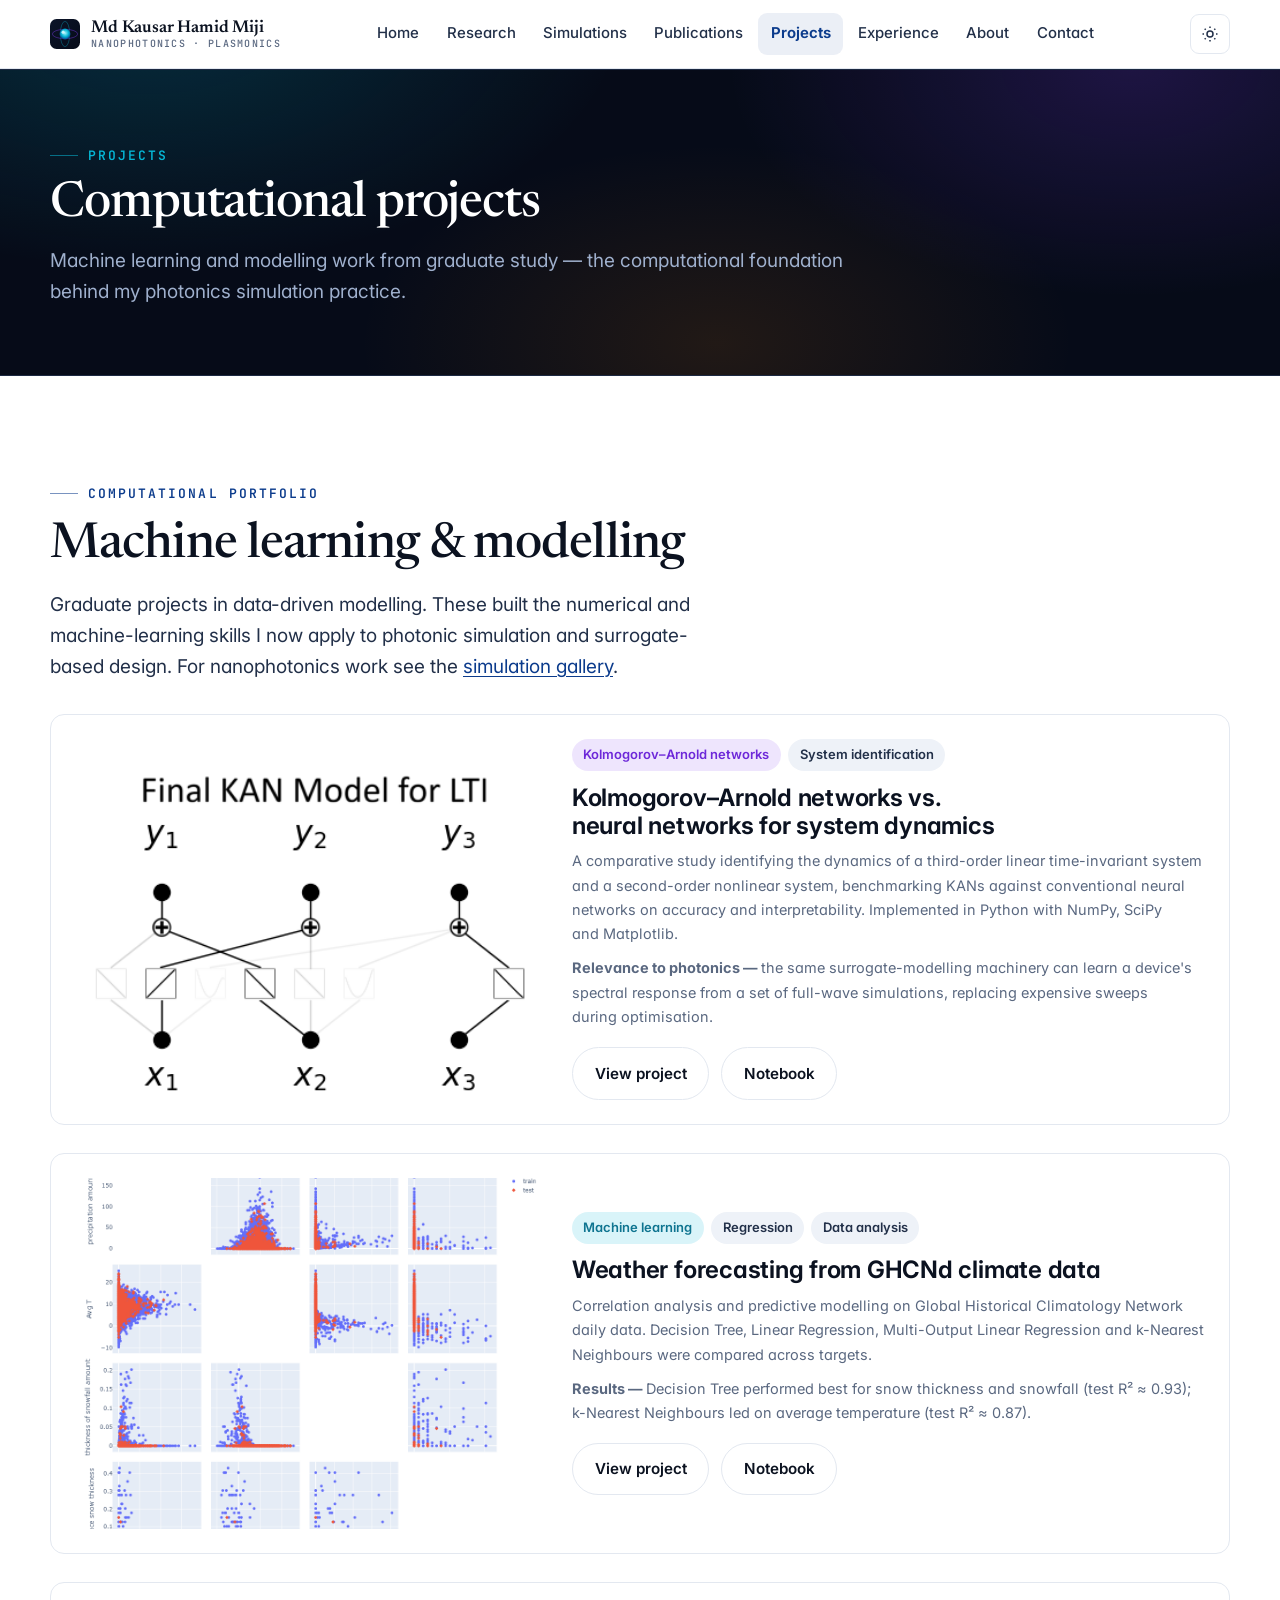
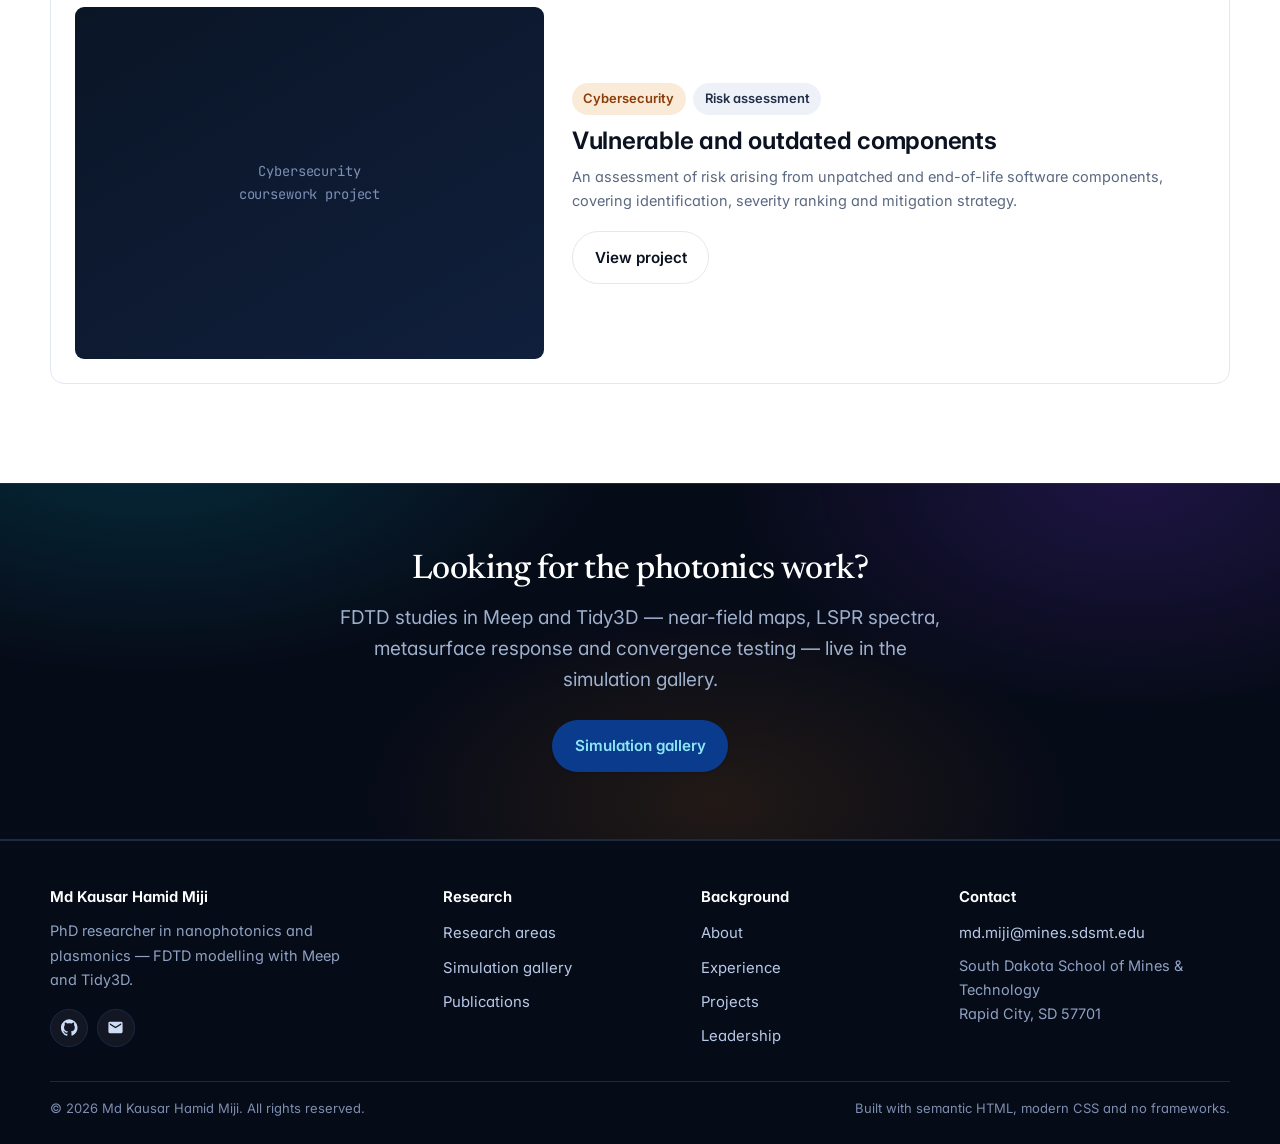
<file: projects.html>
<!DOCTYPE html>
<html lang="en">
<head>
<meta charset="utf-8">
<meta name="viewport" content="width=device-width, initial-scale=1">
<title>Projects — Machine Learning & Modelling | Md Kausar Hamid Miji</title>
<meta name="description" content="Graduate projects in machine learning, data-driven system identification with Kolmogorov-Arnold networks, and cybersecurity risk assessment.">
<meta name="author" content="Md Kausar Hamid Miji">
<link rel="canonical" href="https://mijicuet.github.io/projects.html">

<meta property="og:type" content="website">
<meta property="og:site_name" content="Md Kausar Hamid Miji">
<meta property="og:title" content="Projects — Machine Learning & Modelling | Md Kausar Hamid Miji">
<meta property="og:description" content="Graduate projects in machine learning, data-driven system identification with Kolmogorov-Arnold networks, and cybersecurity risk assessment.">
<meta property="og:url" content="https://mijicuet.github.io/projects.html">
<meta property="og:image" content="https://mijicuet.github.io/assets/img/og-card.png">
<meta name="twitter:card" content="summary_large_image">
<meta name="twitter:title" content="Projects — Machine Learning & Modelling | Md Kausar Hamid Miji">
<meta name="twitter:description" content="Graduate projects in machine learning, data-driven system identification with Kolmogorov-Arnold networks, and cybersecurity risk assessment.">
<meta name="twitter:image" content="https://mijicuet.github.io/assets/img/og-card.png">
<meta name="theme-color" content="#060b18">

<link rel="icon" href="assets/img/favicon.svg" type="image/svg+xml">
<link rel="apple-touch-icon" href="assets/img/favicon-180.png">
<link rel="manifest" href="site.webmanifest">

<link rel="preconnect" href="https://fonts.googleapis.com">
<link rel="preconnect" href="https://fonts.gstatic.com" crossorigin>
<link href="https://fonts.googleapis.com/css2?family=Inter:wght@400;500;600;700&family=Newsreader:opsz,wght@6..72,400;6..72,500;6..72,600&family=JetBrains+Mono:wght@400;500;600&display=swap" rel="stylesheet">
<link rel="stylesheet" href="assets/css/main.css">
</head>
<body>
<a class="skip-link" href="#main">Skip to main content</a>

<header class="site-header">
  <div class="wrap nav">
    <a class="brand" href="index.html">
      <img class="brand-mark" src="assets/img/favicon.svg" alt="" width="30" height="30">
      <span>Md Kausar Hamid Miji<small>Nanophotonics · Plasmonics</small></span>
    </a>
    <nav aria-label="Primary">
      <ul class="nav-list" id="primary-nav">
        <li><a href="index.html">Home</a></li>
        <li><a href="research.html">Research</a></li>
        <li><a href="simulations.html">Simulations</a></li>
        <li><a href="publications.html">Publications</a></li>
        <li><a href="projects.html" aria-current="page">Projects</a></li>
        <li><a href="Work_Experience.html">Experience</a></li>
        <li><a href="about.html">About</a></li>
        <li><a href="contact.html">Contact</a></li>
      </ul>
    </nav>
    <div class="nav-actions">
      <button class="icon-btn theme-toggle" type="button" aria-label="Switch to dark theme">
        <svg class="sun" viewBox="0 0 24 24" fill="none" stroke="currentColor" stroke-width="2" aria-hidden="true"><circle cx="12" cy="12" r="4"/><path d="M12 2v2M12 20v2M4.9 4.9l1.4 1.4M17.7 17.7l1.4 1.4M2 12h2M20 12h2M4.9 19.1l1.4-1.4M17.7 6.3l1.4-1.4"/></svg>
        <svg class="moon" viewBox="0 0 24 24" fill="none" stroke="currentColor" stroke-width="2" aria-hidden="true"><path d="M21 12.8A9 9 0 1 1 11.2 3a7 7 0 0 0 9.8 9.8z"/></svg>
      </button>
      <button class="icon-btn nav-toggle" type="button" aria-expanded="false" aria-controls="primary-nav" aria-label="Open menu">
        <svg viewBox="0 0 24 24" fill="none" stroke="currentColor" stroke-width="2" aria-hidden="true"><path d="M3 6h18M3 12h18M3 18h18"/></svg>
      </button>
    </div>
  </div>
</header>

<main id="main">

  <section class="band-dark section-sm">
    <div class="wrap content">
      <p class="eyebrow">Projects</p>
      <h1 class="display" style="font-size:var(--fs-2xl)">Computational projects</h1>
      <p class="lead measure" style="margin-top:1rem">Machine learning and modelling work from graduate study — the computational foundation behind my photonics simulation practice.</p>
    </div>
  </section>

  <section class="section">
    <div class="wrap">
      <div class="section-head measure">
        <p class="eyebrow">Computational portfolio</p>
        <h2 class="h1">Machine learning &amp; modelling</h2>
        <p class="lead" style="margin-top:1rem">
          Graduate projects in data-driven modelling. These built the numerical and
          machine-learning skills I now apply to photonic simulation and surrogate-based design.
          For nanophotonics work see the <a href="simulations.html">simulation gallery</a>.
        </p>
      </div>

      <div class="stack" style="--sp-4:1.75rem">

        <article class="card card-hover reveal">
          <div class="split-media items-center">
            <div class="fig" style="aspect-ratio:4/3;border-radius:var(--radius-sm);overflow:hidden;background:var(--surface-2)">
              <img src="SysID/Final_KAN_Model_for_LTI.png" alt="Trained Kolmogorov-Arnold network structure for a linear time-invariant system" loading="lazy" style="width:100%;height:100%;object-fit:cover">
            </div>
            <div>
              <div class="chip-row" style="margin-bottom:.8rem">
                <span class="chip chip-violet">Kolmogorov–Arnold networks</span><span class="chip">System identification</span>
              </div>
              <h3 class="h3">Kolmogorov–Arnold networks vs. neural networks for system dynamics</h3>
              <p class="small muted" style="margin-top:.6rem">
                A comparative study identifying the dynamics of a third-order linear
                time-invariant system and a second-order nonlinear system, benchmarking KANs
                against conventional neural networks on accuracy and interpretability.
                Implemented in Python with NumPy, SciPy and Matplotlib.
              </p>
              <p class="small muted" style="margin-top:.6rem">
                <strong>Relevance to photonics —</strong> the same surrogate-modelling machinery
                can learn a device's spectral response from a set of full-wave simulations,
                replacing expensive sweeps during optimisation.
              </p>
              <div class="btn-row" style="margin-top:1.1rem">
                <a class="btn btn-ghost" href="SysID/index.html">View project</a>
                <a class="btn btn-ghost" href="SysID/System_Identification.html">Notebook</a>
              </div>
            </div>
          </div>
        </article>

        <article class="card card-hover reveal">
          <div class="split-media items-center">
            <div class="fig" style="aspect-ratio:4/3;border-radius:var(--radius-sm);overflow:hidden;background:var(--surface-2)">
              <img src="GHCNd/pair_plot.png" alt="Pair plot of meteorological features from the GHCNd dataset" loading="lazy" style="width:100%;height:100%;object-fit:cover">
            </div>
            <div>
              <div class="chip-row" style="margin-bottom:.8rem">
                <span class="chip chip-cyan">Machine learning</span><span class="chip">Regression</span><span class="chip">Data analysis</span>
              </div>
              <h3 class="h3">Weather forecasting from GHCNd climate data</h3>
              <p class="small muted" style="margin-top:.6rem">
                Correlation analysis and predictive modelling on Global Historical Climatology
                Network daily data. Decision Tree, Linear Regression, Multi-Output Linear
                Regression and k-Nearest Neighbours were compared across targets.
              </p>
              <p class="small muted" style="margin-top:.6rem">
                <strong>Results —</strong> Decision Tree performed best for snow thickness and
                snowfall (test R² ≈ 0.93); k-Nearest Neighbours led on average temperature
                (test R² ≈ 0.87).
              </p>
              <div class="btn-row" style="margin-top:1.1rem">
                <a class="btn btn-ghost" href="GHCNd/project_ghcnd.html">View project</a>
                <a class="btn btn-ghost" href="GHCNd/ML_With_GHCNd.html">Notebook</a>
              </div>
            </div>
          </div>
        </article>

        <article class="card card-hover reveal">
          <div class="split-media items-center">
            <div class="fig" style="aspect-ratio:4/3;border-radius:var(--radius-sm);overflow:hidden;background:linear-gradient(150deg,#0a1526,#101f3c);display:grid;place-items:center">
              <span class="mono small" style="color:#7d90b5;padding:1rem;text-align:center">Cybersecurity<br>coursework project</span>
            </div>
            <div>
              <div class="chip-row" style="margin-bottom:.8rem">
                <span class="chip chip-amber">Cybersecurity</span><span class="chip">Risk assessment</span>
              </div>
              <h3 class="h3">Vulnerable and outdated components</h3>
              <p class="small muted" style="margin-top:.6rem">
                An assessment of risk arising from unpatched and end-of-life software components,
                covering identification, severity ranking and mitigation strategy.
              </p>
              <div class="btn-row" style="margin-top:1.1rem">
                <a class="btn btn-ghost" href="Vulnerable_and_outdated_Components/index.html">View project</a>
              </div>
            </div>
          </div>
        </article>

      </div>
    </div>
  </section>

  <section class="band-dark section-sm">
    <div class="wrap content center measure">
      <h2 class="h2">Looking for the photonics work?</h2>
      <p class="lead" style="margin-top:.8rem">
        FDTD studies in Meep and Tidy3D — near-field maps, LSPR spectra, metasurface response
        and convergence testing — live in the simulation gallery.
      </p>
      <div class="btn-row" style="justify-content:center;margin-top:1.5rem">
        <a class="btn btn-primary" href="simulations.html">Simulation gallery</a>
      </div>
    </div>
  </section>

</main>

<footer class="site-footer">
  <div class="wrap">
    <div class="footer-grid">
      <div>
        <h4>Md Kausar Hamid Miji</h4>
        <p class="small" style="color:#8fa2c4;max-width:34ch">
          PhD researcher in nanophotonics and plasmonics — FDTD modelling with Meep and Tidy3D.
        </p>
        <div class="social-row" style="margin-top:1rem">
          <a href="https://github.com/mijiCUET" aria-label="GitHub" rel="me noopener">
            <svg viewBox="0 0 24 24" aria-hidden="true"><path d="M12 .3a12 12 0 0 0-3.8 23.4c.6.1.8-.3.8-.6v-2.2c-3.3.7-4-1.6-4-1.6-.6-1.4-1.4-1.8-1.4-1.8-1.1-.7.1-.7.1-.7 1.2.1 1.8 1.2 1.8 1.2 1.1 1.8 2.8 1.3 3.5 1 .1-.8.4-1.3.8-1.6-2.7-.3-5.5-1.3-5.5-5.9 0-1.3.5-2.4 1.2-3.2-.1-.3-.5-1.5.1-3.2 0 0 1-.3 3.3 1.2a11.5 11.5 0 0 1 6 0c2.3-1.5 3.3-1.2 3.3-1.2.6 1.7.2 2.9.1 3.2.8.8 1.2 1.9 1.2 3.2 0 4.6-2.8 5.6-5.5 5.9.4.4.8 1.1.8 2.2v3.3c0 .3.2.7.8.6A12 12 0 0 0 12 .3z"/></svg>
          </a>
          <a href="mailto:md.miji@mines.sdsmt.edu" aria-label="Email">
            <svg viewBox="0 0 24 24" aria-hidden="true"><path d="M20 4H4a2 2 0 0 0-2 2v12a2 2 0 0 0 2 2h16a2 2 0 0 0 2-2V6a2 2 0 0 0-2-2zm0 4-8 5-8-5V6l8 5 8-5v2z"/></svg>
          </a>
        </div>
      </div>
      <div>
        <h4>Research</h4>
        <ul>
          <li><a href="research.html">Research areas</a></li>
          <li><a href="simulations.html">Simulation gallery</a></li>
          <li><a href="publications.html">Publications</a></li>
        </ul>
      </div>
      <div>
        <h4>Background</h4>
        <ul>
          <li><a href="about.html">About</a></li>
          <li><a href="Work_Experience.html">Experience</a></li>
          <li><a href="projects.html">Projects</a></li>
          <li><a href="leadership.html">Leadership</a></li>
        </ul>
      </div>
      <div>
        <h4>Contact</h4>
        <ul>
          <li><a href="mailto:md.miji@mines.sdsmt.edu">md.miji@mines.sdsmt.edu</a></li>
          <li class="small" style="color:#8fa2c4">South Dakota School of Mines &amp; Technology<br>Rapid City, SD 57701</li>
        </ul>
      </div>
    </div>
    <div class="footer-bottom">
      <span>© <span data-year>2025</span> Md Kausar Hamid Miji. All rights reserved.</span>
      <span>Built with semantic HTML, modern CSS and no frameworks.</span>
    </div>
  </div>
</footer>

<script src="assets/js/main.js" defer></script>
</body>
</html>
</file>
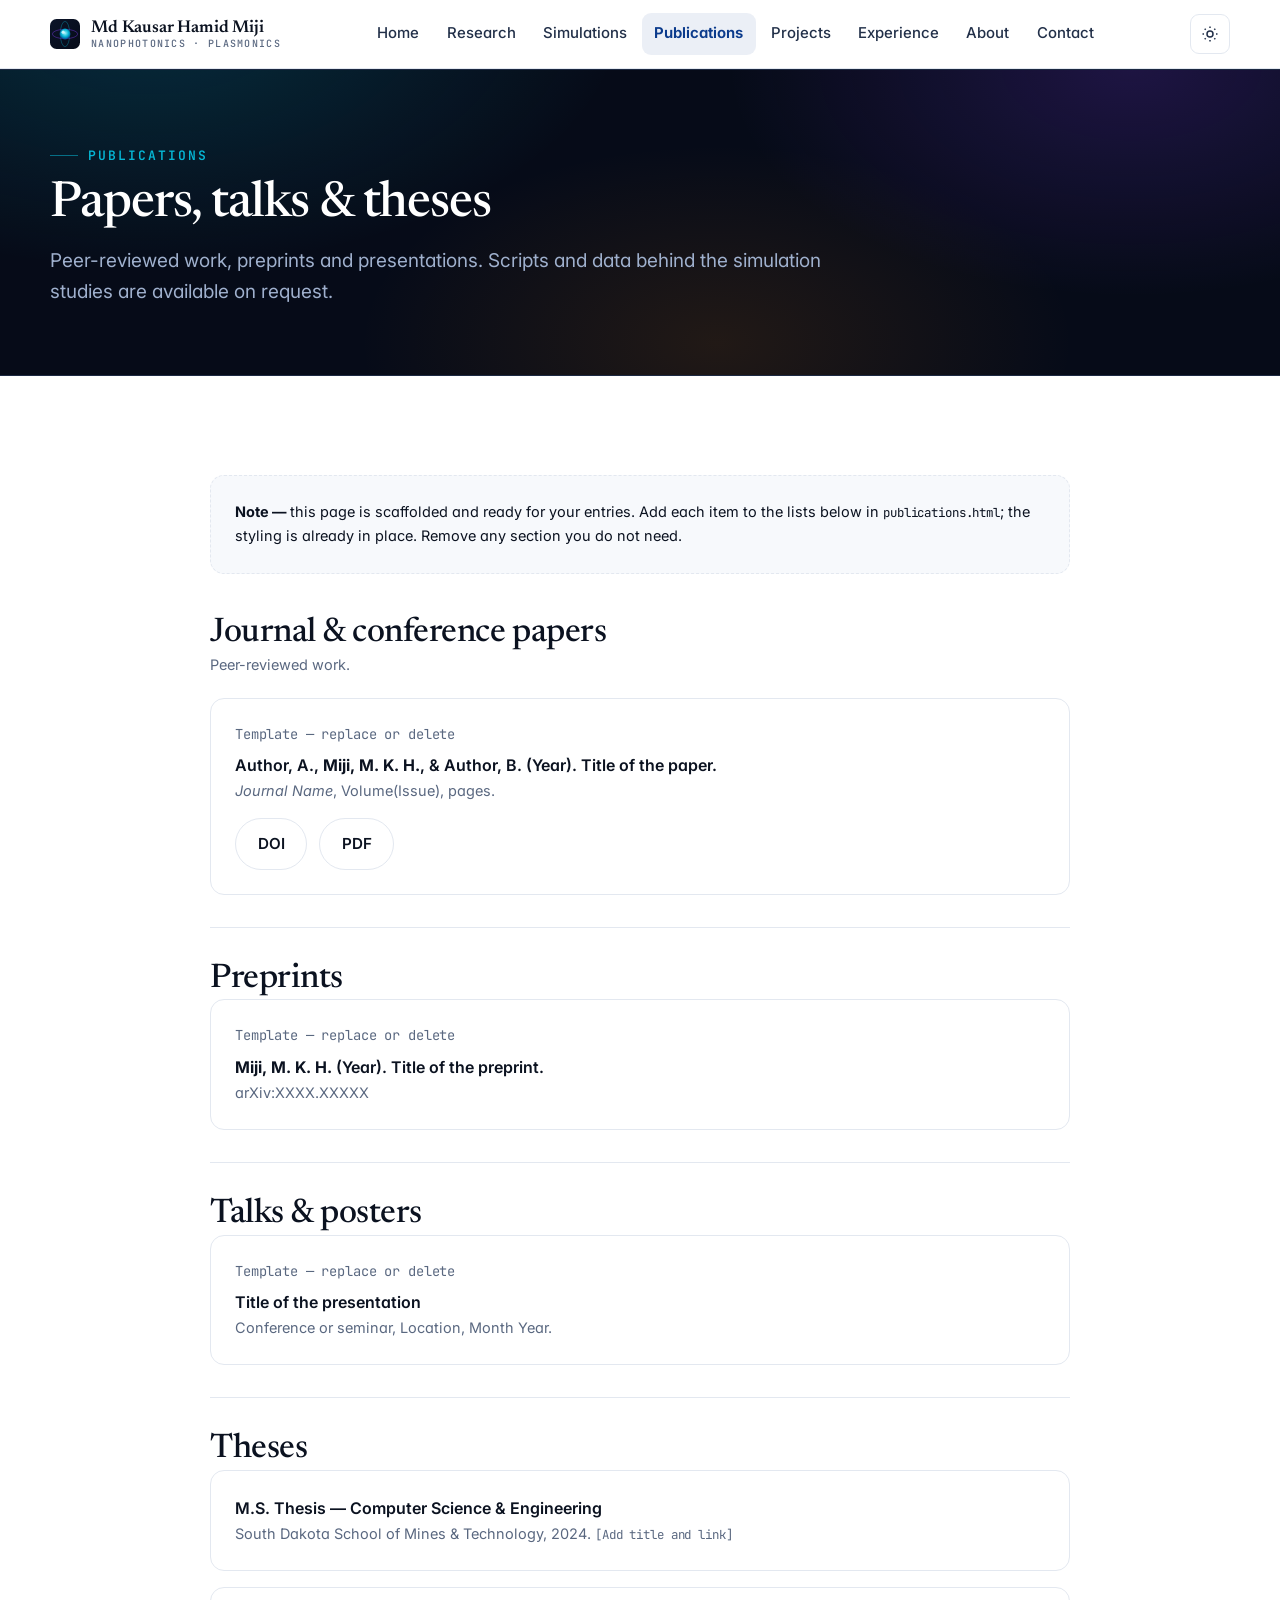
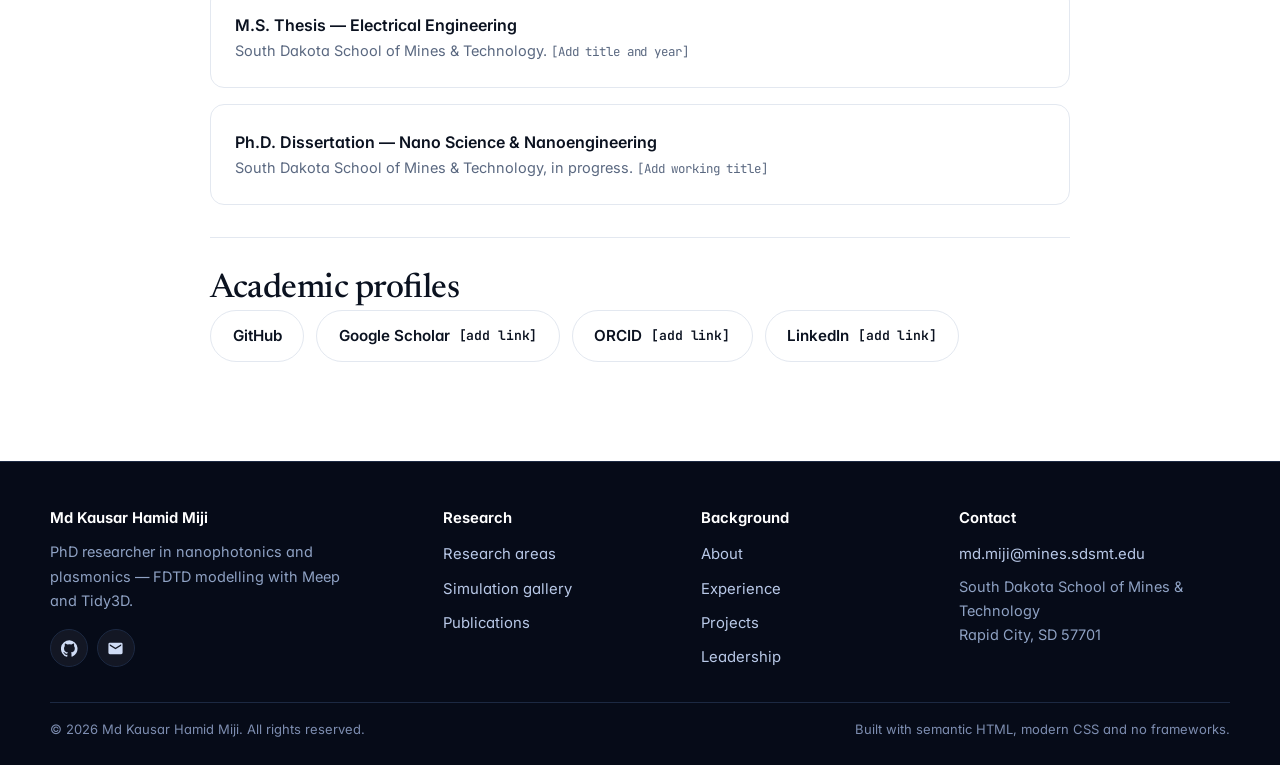
<file: publications.html>
<!DOCTYPE html>
<html lang="en">
<head>
<meta charset="utf-8">
<meta name="viewport" content="width=device-width, initial-scale=1">
<title>Publications & Talks | Md Kausar Hamid Miji</title>
<meta name="description" content="Publications, preprints, conference talks and theses by Md Kausar Hamid Miji.">
<meta name="author" content="Md Kausar Hamid Miji">
<link rel="canonical" href="https://mijicuet.github.io/publications.html">

<meta property="og:type" content="website">
<meta property="og:site_name" content="Md Kausar Hamid Miji">
<meta property="og:title" content="Publications & Talks | Md Kausar Hamid Miji">
<meta property="og:description" content="Publications, preprints, conference talks and theses by Md Kausar Hamid Miji.">
<meta property="og:url" content="https://mijicuet.github.io/publications.html">
<meta property="og:image" content="https://mijicuet.github.io/assets/img/og-card.png">
<meta name="twitter:card" content="summary_large_image">
<meta name="twitter:title" content="Publications & Talks | Md Kausar Hamid Miji">
<meta name="twitter:description" content="Publications, preprints, conference talks and theses by Md Kausar Hamid Miji.">
<meta name="twitter:image" content="https://mijicuet.github.io/assets/img/og-card.png">
<meta name="theme-color" content="#060b18">

<link rel="icon" href="assets/img/favicon.svg" type="image/svg+xml">
<link rel="apple-touch-icon" href="assets/img/favicon-180.png">
<link rel="manifest" href="site.webmanifest">

<link rel="preconnect" href="https://fonts.googleapis.com">
<link rel="preconnect" href="https://fonts.gstatic.com" crossorigin>
<link href="https://fonts.googleapis.com/css2?family=Inter:wght@400;500;600;700&family=Newsreader:opsz,wght@6..72,400;6..72,500;6..72,600&family=JetBrains+Mono:wght@400;500;600&display=swap" rel="stylesheet">
<link rel="stylesheet" href="assets/css/main.css">
</head>
<body>
<a class="skip-link" href="#main">Skip to main content</a>

<header class="site-header">
  <div class="wrap nav">
    <a class="brand" href="index.html">
      <img class="brand-mark" src="assets/img/favicon.svg" alt="" width="30" height="30">
      <span>Md Kausar Hamid Miji<small>Nanophotonics · Plasmonics</small></span>
    </a>
    <nav aria-label="Primary">
      <ul class="nav-list" id="primary-nav">
        <li><a href="index.html">Home</a></li>
        <li><a href="research.html">Research</a></li>
        <li><a href="simulations.html">Simulations</a></li>
        <li><a href="publications.html" aria-current="page">Publications</a></li>
        <li><a href="projects.html">Projects</a></li>
        <li><a href="Work_Experience.html">Experience</a></li>
        <li><a href="about.html">About</a></li>
        <li><a href="contact.html">Contact</a></li>
      </ul>
    </nav>
    <div class="nav-actions">
      <button class="icon-btn theme-toggle" type="button" aria-label="Switch to dark theme">
        <svg class="sun" viewBox="0 0 24 24" fill="none" stroke="currentColor" stroke-width="2" aria-hidden="true"><circle cx="12" cy="12" r="4"/><path d="M12 2v2M12 20v2M4.9 4.9l1.4 1.4M17.7 17.7l1.4 1.4M2 12h2M20 12h2M4.9 19.1l1.4-1.4M17.7 6.3l1.4-1.4"/></svg>
        <svg class="moon" viewBox="0 0 24 24" fill="none" stroke="currentColor" stroke-width="2" aria-hidden="true"><path d="M21 12.8A9 9 0 1 1 11.2 3a7 7 0 0 0 9.8 9.8z"/></svg>
      </button>
      <button class="icon-btn nav-toggle" type="button" aria-expanded="false" aria-controls="primary-nav" aria-label="Open menu">
        <svg viewBox="0 0 24 24" fill="none" stroke="currentColor" stroke-width="2" aria-hidden="true"><path d="M3 6h18M3 12h18M3 18h18"/></svg>
      </button>
    </div>
  </div>
</header>

<main id="main">

  <section class="band-dark section-sm">
    <div class="wrap content">
      <p class="eyebrow">Publications</p>
      <h1 class="display" style="font-size:var(--fs-2xl)">Papers, talks &amp; theses</h1>
      <p class="lead measure" style="margin-top:1rem">Peer-reviewed work, preprints and presentations. Scripts and data behind the simulation studies are available on request.</p>
    </div>
  </section>

  <section class="section">
    <div class="wrap-narrow">

      <div class="card" style="background:var(--surface);border-style:dashed;margin-bottom:2.5rem">
        <p class="small" style="margin:0">
          <strong>Note —</strong> this page is scaffolded and ready for your entries. Add each
          item to the lists below in <code class="mono">publications.html</code>; the styling is
          already in place. Remove any section you do not need.
        </p>
      </div>

      <h2 class="h2">Journal &amp; conference papers</h2>
      <p class="small muted" style="margin-bottom:1.25rem">Peer-reviewed work.</p>
      <ol class="stack" style="list-style:none;padding:0">
        <li class="card reveal">
          <p class="small muted mono" style="margin-bottom:.4rem">Template — replace or delete</p>
          <p style="font-weight:600">Author, A., <strong>Miji, M. K. H.</strong>, &amp; Author, B.
             (Year). Title of the paper.</p>
          <p class="small muted"><em>Journal Name</em>, Volume(Issue), pages.</p>
          <div class="btn-row" style="margin-top:.9rem">
            <a class="btn btn-ghost small" href="#">DOI</a>
            <a class="btn btn-ghost small" href="#">PDF</a>
          </div>
        </li>
      </ol>

      <hr class="rule">

      <h2 class="h2">Preprints</h2>
      <ol class="stack" style="list-style:none;padding:0">
        <li class="card reveal">
          <p class="small muted mono" style="margin-bottom:.4rem">Template — replace or delete</p>
          <p style="font-weight:600"><strong>Miji, M. K. H.</strong> (Year). Title of the preprint.</p>
          <p class="small muted">arXiv:XXXX.XXXXX</p>
        </li>
      </ol>

      <hr class="rule">

      <h2 class="h2">Talks &amp; posters</h2>
      <ol class="stack" style="list-style:none;padding:0">
        <li class="card reveal">
          <p class="small muted mono" style="margin-bottom:.4rem">Template — replace or delete</p>
          <p style="font-weight:600">Title of the presentation</p>
          <p class="small muted">Conference or seminar, Location, Month Year.</p>
        </li>
      </ol>

      <hr class="rule">

      <h2 class="h2">Theses</h2>
      <ul class="stack" style="list-style:none;padding:0">
        <li class="card reveal">
          <p style="font-weight:600">M.S. Thesis — Computer Science &amp; Engineering</p>
          <p class="small muted">South Dakota School of Mines &amp; Technology, 2024.
             <span class="mono">[Add title and link]</span></p>
        </li>
        <li class="card reveal">
          <p style="font-weight:600">M.S. Thesis — Electrical Engineering</p>
          <p class="small muted">South Dakota School of Mines &amp; Technology.
             <span class="mono">[Add title and year]</span></p>
        </li>
        <li class="card reveal">
          <p style="font-weight:600">Ph.D. Dissertation — Nano Science &amp; Nanoengineering</p>
          <p class="small muted">South Dakota School of Mines &amp; Technology, in progress.
             <span class="mono">[Add working title]</span></p>
        </li>
      </ul>

      <hr class="rule">

      <h2 class="h2">Academic profiles</h2>
      <div class="btn-row">
        <a class="btn btn-ghost" href="https://github.com/mijiCUET" rel="noopener">GitHub</a>
        <a class="btn btn-ghost" href="#">Google Scholar <span class="mono small">[add link]</span></a>
        <a class="btn btn-ghost" href="#">ORCID <span class="mono small">[add link]</span></a>
        <a class="btn btn-ghost" href="#">LinkedIn <span class="mono small">[add link]</span></a>
      </div>
    </div>
  </section>

</main>

<footer class="site-footer">
  <div class="wrap">
    <div class="footer-grid">
      <div>
        <h4>Md Kausar Hamid Miji</h4>
        <p class="small" style="color:#8fa2c4;max-width:34ch">
          PhD researcher in nanophotonics and plasmonics — FDTD modelling with Meep and Tidy3D.
        </p>
        <div class="social-row" style="margin-top:1rem">
          <a href="https://github.com/mijiCUET" aria-label="GitHub" rel="me noopener">
            <svg viewBox="0 0 24 24" aria-hidden="true"><path d="M12 .3a12 12 0 0 0-3.8 23.4c.6.1.8-.3.8-.6v-2.2c-3.3.7-4-1.6-4-1.6-.6-1.4-1.4-1.8-1.4-1.8-1.1-.7.1-.7.1-.7 1.2.1 1.8 1.2 1.8 1.2 1.1 1.8 2.8 1.3 3.5 1 .1-.8.4-1.3.8-1.6-2.7-.3-5.5-1.3-5.5-5.9 0-1.3.5-2.4 1.2-3.2-.1-.3-.5-1.5.1-3.2 0 0 1-.3 3.3 1.2a11.5 11.5 0 0 1 6 0c2.3-1.5 3.3-1.2 3.3-1.2.6 1.7.2 2.9.1 3.2.8.8 1.2 1.9 1.2 3.2 0 4.6-2.8 5.6-5.5 5.9.4.4.8 1.1.8 2.2v3.3c0 .3.2.7.8.6A12 12 0 0 0 12 .3z"/></svg>
          </a>
          <a href="mailto:md.miji@mines.sdsmt.edu" aria-label="Email">
            <svg viewBox="0 0 24 24" aria-hidden="true"><path d="M20 4H4a2 2 0 0 0-2 2v12a2 2 0 0 0 2 2h16a2 2 0 0 0 2-2V6a2 2 0 0 0-2-2zm0 4-8 5-8-5V6l8 5 8-5v2z"/></svg>
          </a>
        </div>
      </div>
      <div>
        <h4>Research</h4>
        <ul>
          <li><a href="research.html">Research areas</a></li>
          <li><a href="simulations.html">Simulation gallery</a></li>
          <li><a href="publications.html">Publications</a></li>
        </ul>
      </div>
      <div>
        <h4>Background</h4>
        <ul>
          <li><a href="about.html">About</a></li>
          <li><a href="Work_Experience.html">Experience</a></li>
          <li><a href="projects.html">Projects</a></li>
          <li><a href="leadership.html">Leadership</a></li>
        </ul>
      </div>
      <div>
        <h4>Contact</h4>
        <ul>
          <li><a href="mailto:md.miji@mines.sdsmt.edu">md.miji@mines.sdsmt.edu</a></li>
          <li class="small" style="color:#8fa2c4">South Dakota School of Mines &amp; Technology<br>Rapid City, SD 57701</li>
        </ul>
      </div>
    </div>
    <div class="footer-bottom">
      <span>© <span data-year>2025</span> Md Kausar Hamid Miji. All rights reserved.</span>
      <span>Built with semantic HTML, modern CSS and no frameworks.</span>
    </div>
  </div>
</footer>

<script src="assets/js/main.js" defer></script>
</body>
</html>
</file>
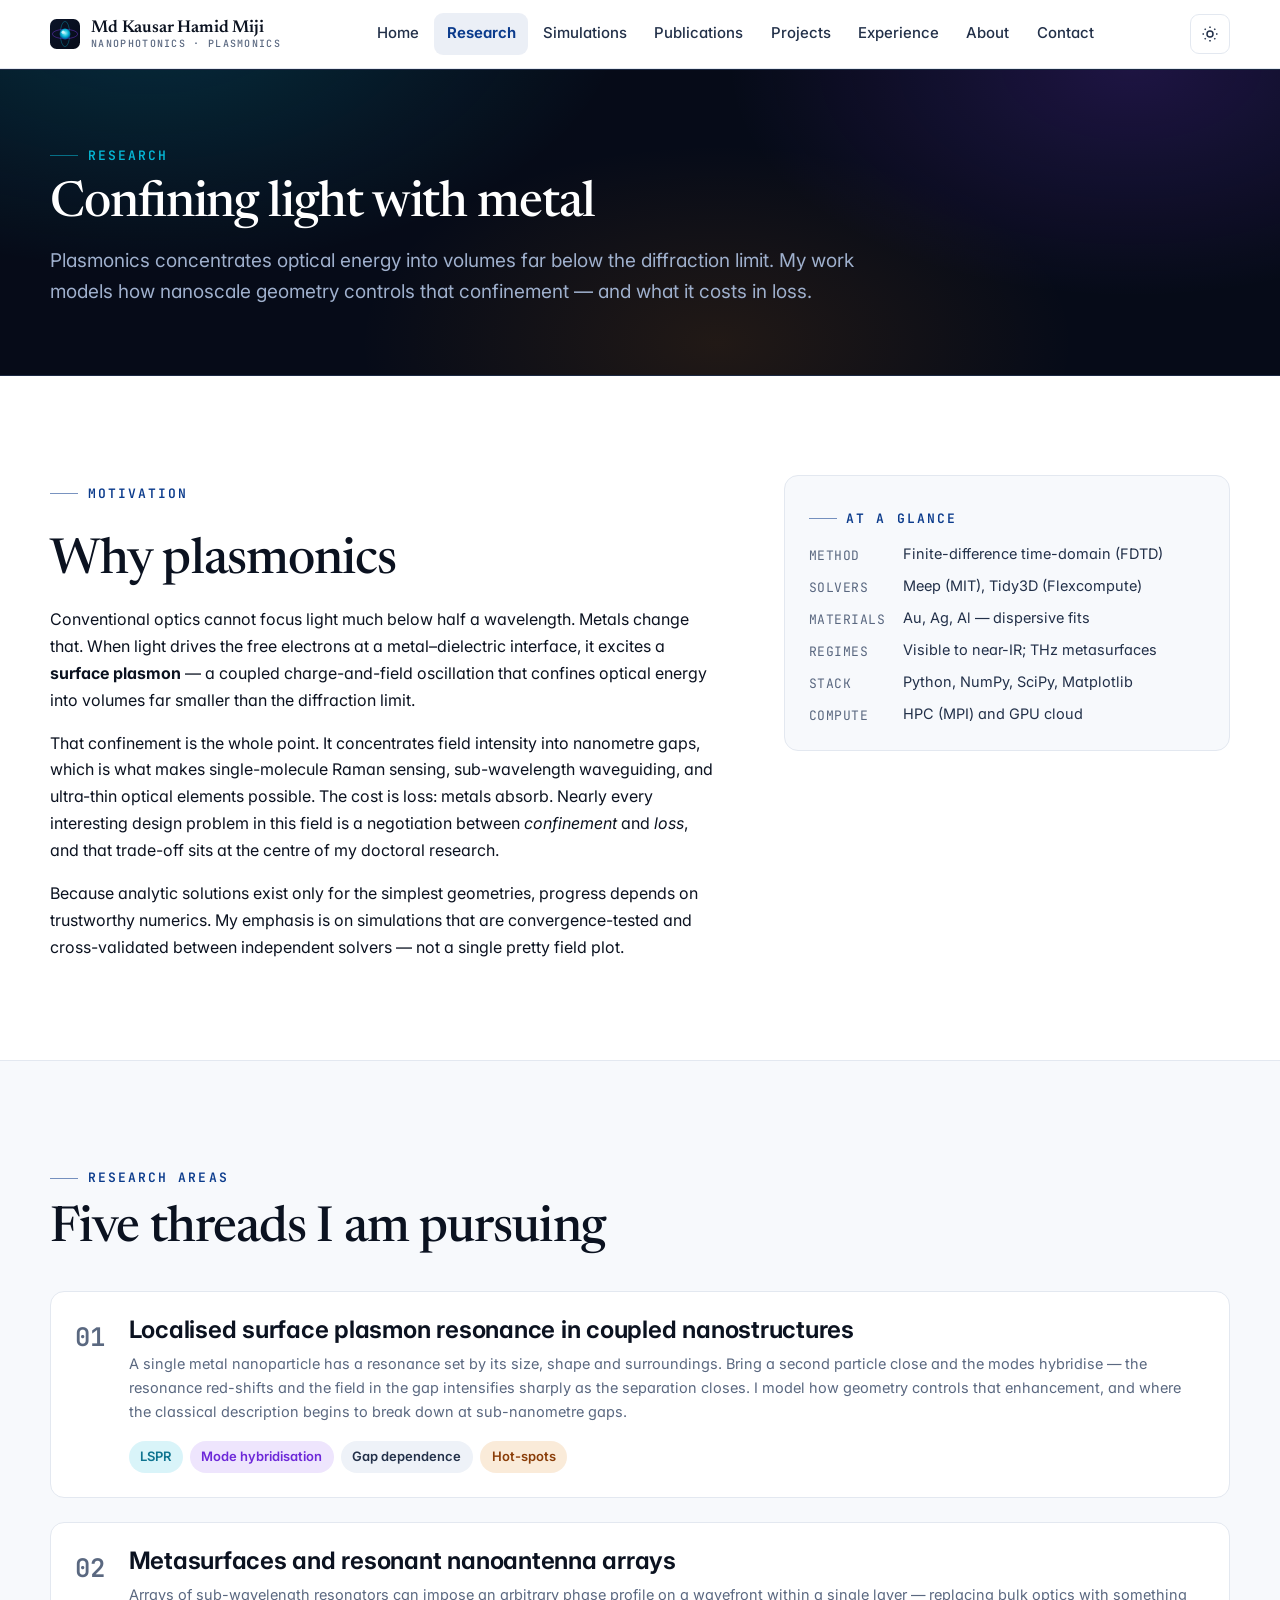
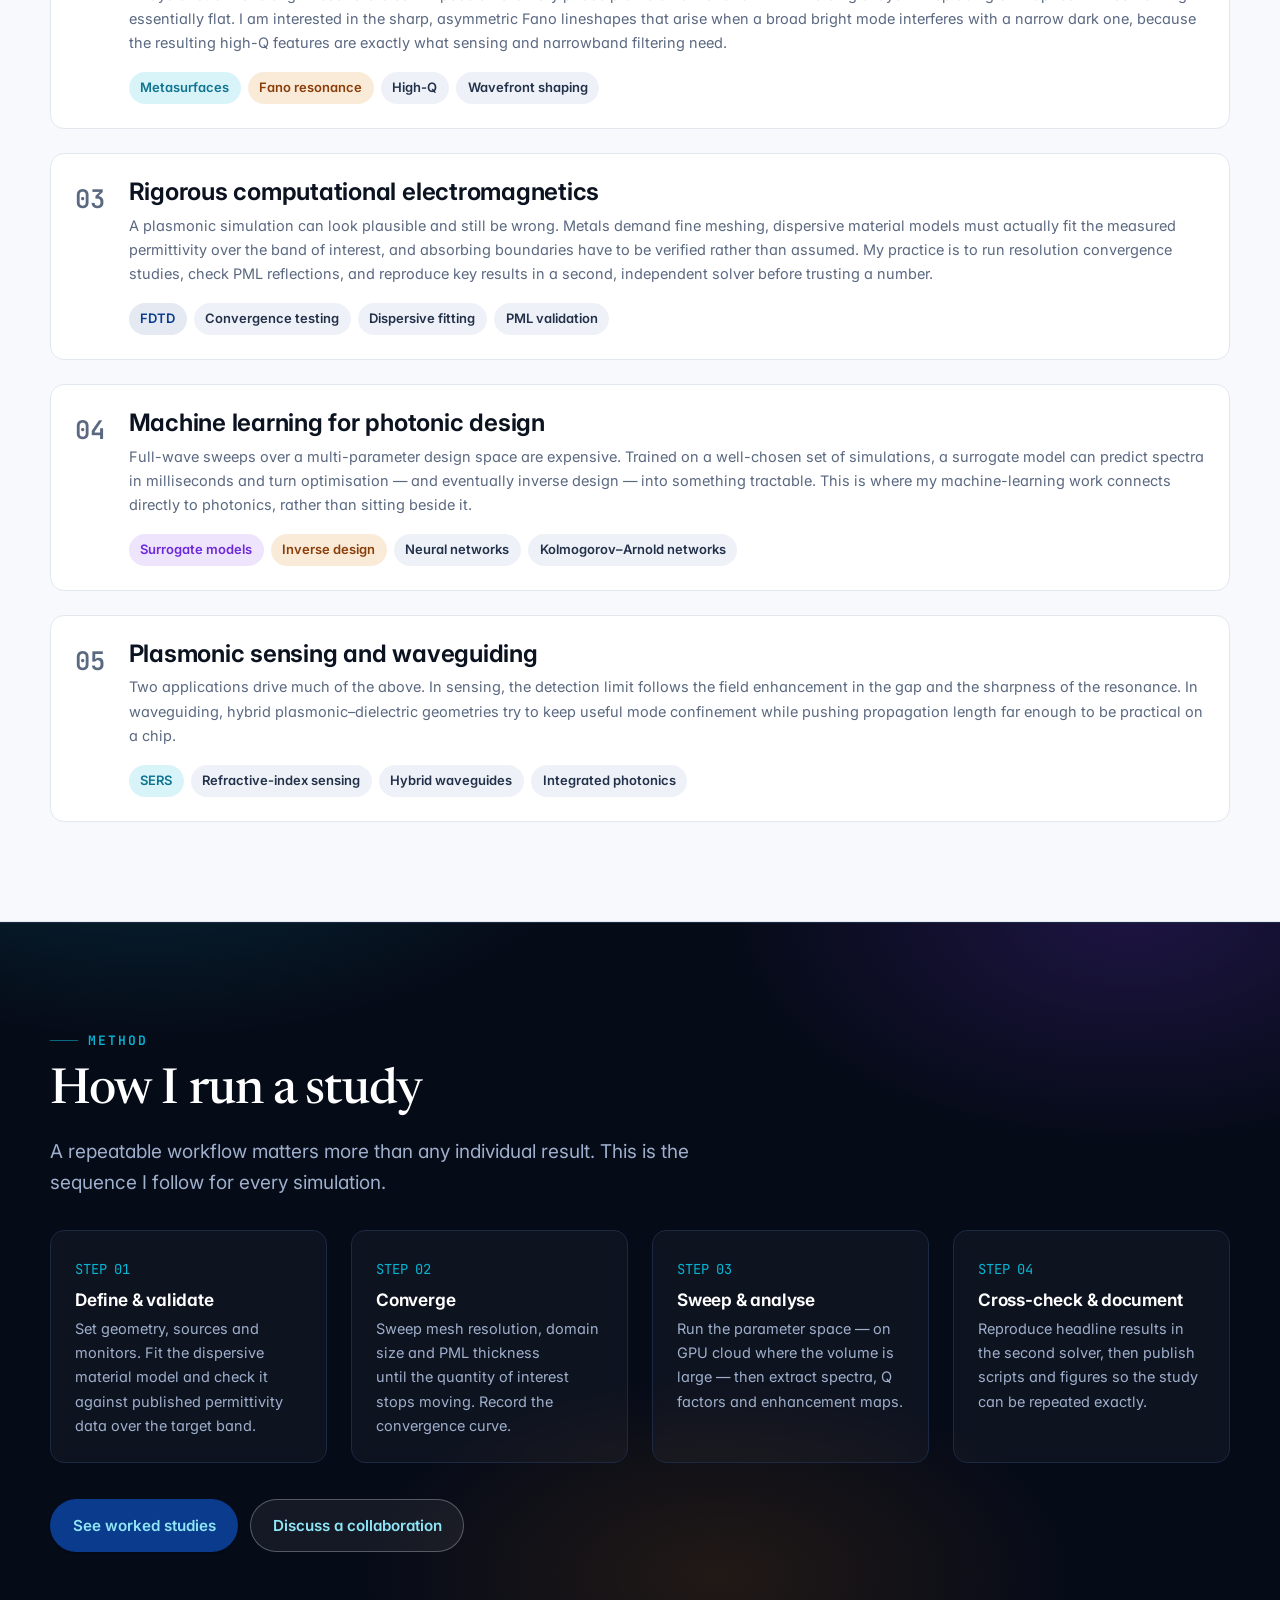
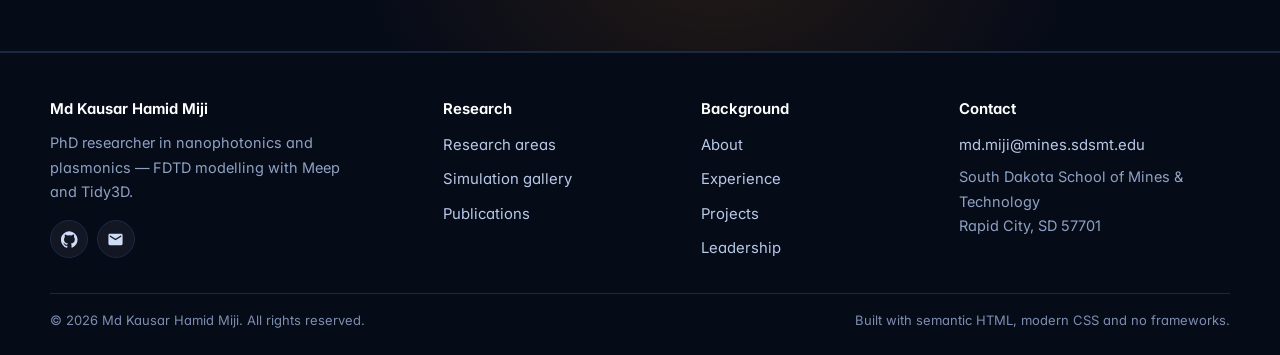
<file: research.html>
<!DOCTYPE html>
<html lang="en">
<head>
<meta charset="utf-8">
<meta name="viewport" content="width=device-width, initial-scale=1">
<title>Research — Nanophotonics & Plasmonics | Md Kausar Hamid Miji</title>
<meta name="description" content="Research in localised surface plasmon resonance, metasurfaces, computational electromagnetics and machine learning for photonic design, using FDTD with Meep and Tidy3D.">
<meta name="author" content="Md Kausar Hamid Miji">
<link rel="canonical" href="https://mijicuet.github.io/research.html">

<meta property="og:type" content="website">
<meta property="og:site_name" content="Md Kausar Hamid Miji">
<meta property="og:title" content="Research — Nanophotonics & Plasmonics | Md Kausar Hamid Miji">
<meta property="og:description" content="Research in localised surface plasmon resonance, metasurfaces, computational electromagnetics and machine learning for photonic design, using FDTD with Meep and Tidy3D.">
<meta property="og:url" content="https://mijicuet.github.io/research.html">
<meta property="og:image" content="https://mijicuet.github.io/assets/img/og-card.png">
<meta name="twitter:card" content="summary_large_image">
<meta name="twitter:title" content="Research — Nanophotonics & Plasmonics | Md Kausar Hamid Miji">
<meta name="twitter:description" content="Research in localised surface plasmon resonance, metasurfaces, computational electromagnetics and machine learning for photonic design, using FDTD with Meep and Tidy3D.">
<meta name="twitter:image" content="https://mijicuet.github.io/assets/img/og-card.png">
<meta name="theme-color" content="#060b18">

<link rel="icon" href="assets/img/favicon.svg" type="image/svg+xml">
<link rel="apple-touch-icon" href="assets/img/favicon-180.png">
<link rel="manifest" href="site.webmanifest">

<link rel="preconnect" href="https://fonts.googleapis.com">
<link rel="preconnect" href="https://fonts.gstatic.com" crossorigin>
<link href="https://fonts.googleapis.com/css2?family=Inter:wght@400;500;600;700&family=Newsreader:opsz,wght@6..72,400;6..72,500;6..72,600&family=JetBrains+Mono:wght@400;500;600&display=swap" rel="stylesheet">
<link rel="stylesheet" href="assets/css/main.css">
</head>
<body>
<a class="skip-link" href="#main">Skip to main content</a>

<header class="site-header">
  <div class="wrap nav">
    <a class="brand" href="index.html">
      <img class="brand-mark" src="assets/img/favicon.svg" alt="" width="30" height="30">
      <span>Md Kausar Hamid Miji<small>Nanophotonics · Plasmonics</small></span>
    </a>
    <nav aria-label="Primary">
      <ul class="nav-list" id="primary-nav">
        <li><a href="index.html">Home</a></li>
        <li><a href="research.html" aria-current="page">Research</a></li>
        <li><a href="simulations.html">Simulations</a></li>
        <li><a href="publications.html">Publications</a></li>
        <li><a href="projects.html">Projects</a></li>
        <li><a href="Work_Experience.html">Experience</a></li>
        <li><a href="about.html">About</a></li>
        <li><a href="contact.html">Contact</a></li>
      </ul>
    </nav>
    <div class="nav-actions">
      <button class="icon-btn theme-toggle" type="button" aria-label="Switch to dark theme">
        <svg class="sun" viewBox="0 0 24 24" fill="none" stroke="currentColor" stroke-width="2" aria-hidden="true"><circle cx="12" cy="12" r="4"/><path d="M12 2v2M12 20v2M4.9 4.9l1.4 1.4M17.7 17.7l1.4 1.4M2 12h2M20 12h2M4.9 19.1l1.4-1.4M17.7 6.3l1.4-1.4"/></svg>
        <svg class="moon" viewBox="0 0 24 24" fill="none" stroke="currentColor" stroke-width="2" aria-hidden="true"><path d="M21 12.8A9 9 0 1 1 11.2 3a7 7 0 0 0 9.8 9.8z"/></svg>
      </button>
      <button class="icon-btn nav-toggle" type="button" aria-expanded="false" aria-controls="primary-nav" aria-label="Open menu">
        <svg viewBox="0 0 24 24" fill="none" stroke="currentColor" stroke-width="2" aria-hidden="true"><path d="M3 6h18M3 12h18M3 18h18"/></svg>
      </button>
    </div>
  </div>
</header>

<main id="main">

  <section class="band-dark section-sm">
    <div class="wrap content">
      <p class="eyebrow">Research</p>
      <h1 class="display" style="font-size:var(--fs-2xl)">Confining light with metal</h1>
      <p class="lead measure" style="margin-top:1rem">Plasmonics concentrates optical energy into volumes far below the diffraction limit. My work models how nanoscale geometry controls that confinement — and what it costs in loss.</p>
    </div>
  </section>

  <section class="section">
    <div class="wrap">
      <div class="split">
        <div class="stack">
          <p class="eyebrow">Motivation</p>
          <h2 class="h1">Why plasmonics</h2>
          <p>
            Conventional optics cannot focus light much below half a wavelength. Metals change
            that. When light drives the free electrons at a metal–dielectric interface, it
            excites a <strong>surface plasmon</strong> — a coupled charge-and-field oscillation
            that confines optical energy into volumes far smaller than the diffraction limit.
          </p>
          <p>
            That confinement is the whole point. It concentrates field intensity into nanometre
            gaps, which is what makes single-molecule Raman sensing, sub-wavelength waveguiding,
            and ultra-thin optical elements possible. The cost is loss: metals absorb. Nearly
            every interesting design problem in this field is a negotiation between
            <em>confinement</em> and <em>loss</em>, and that trade-off sits at the centre of my
            doctoral research.
          </p>
          <p>
            Because analytic solutions exist only for the simplest geometries, progress depends
            on trustworthy numerics. My emphasis is on simulations that are convergence-tested
            and cross-validated between independent solvers — not a single pretty field plot.
          </p>
        </div>
        <aside class="card self-start" style="background:var(--surface)">
          <p class="eyebrow" style="margin-bottom:.8rem">At a glance</p>
          <dl class="specs">
            <dt>Method</dt><dd>Finite-difference time-domain (FDTD)</dd>
            <dt>Solvers</dt><dd>Meep (MIT), Tidy3D (Flexcompute)</dd>
            <dt>Materials</dt><dd>Au, Ag, Al — dispersive fits</dd>
            <dt>Regimes</dt><dd>Visible to near-IR; THz metasurfaces</dd>
            <dt>Stack</dt><dd>Python, NumPy, SciPy, Matplotlib</dd>
            <dt>Compute</dt><dd>HPC (MPI) and GPU cloud</dd>
          </dl>
        </aside>
      </div>
    </div>
  </section>

  <section class="section" style="background:var(--surface);border-block:1px solid var(--rule)">
    <div class="wrap">
      <div class="section-head measure">
        <p class="eyebrow">Research areas</p>
        <h2 class="h1">Five threads I am pursuing</h2>
      </div>

      <div class="stack" style="--sp-4:1.5rem">

        <article class="card reveal">
          <div class="split-num">
            <span class="mono muted" style="font-size:1.6rem;font-weight:600">01</span>
            <div>
              <h3 class="h3">Localised surface plasmon resonance in coupled nanostructures</h3>
              <p class="small muted" style="margin-top:.5rem">
                A single metal nanoparticle has a resonance set by its size, shape and
                surroundings. Bring a second particle close and the modes hybridise — the
                resonance red-shifts and the field in the gap intensifies sharply as the
                separation closes. I model how geometry controls that enhancement, and where
                the classical description begins to break down at sub-nanometre gaps.
              </p>
              <div class="chip-row" style="margin-top:1rem">
                <span class="chip chip-cyan">LSPR</span><span class="chip chip-violet">Mode hybridisation</span>
                <span class="chip">Gap dependence</span><span class="chip chip-amber">Hot-spots</span>
              </div>
            </div>
          </div>
        </article>

        <article class="card reveal">
          <div class="split-num">
            <span class="mono muted" style="font-size:1.6rem;font-weight:600">02</span>
            <div>
              <h3 class="h3">Metasurfaces and resonant nanoantenna arrays</h3>
              <p class="small muted" style="margin-top:.5rem">
                Arrays of sub-wavelength resonators can impose an arbitrary phase profile on a
                wavefront within a single layer — replacing bulk optics with something
                essentially flat. I am interested in the sharp, asymmetric Fano lineshapes that
                arise when a broad bright mode interferes with a narrow dark one, because the
                resulting high-Q features are exactly what sensing and narrowband filtering need.
              </p>
              <div class="chip-row" style="margin-top:1rem">
                <span class="chip chip-cyan">Metasurfaces</span><span class="chip chip-amber">Fano resonance</span>
                <span class="chip">High-Q</span><span class="chip">Wavefront shaping</span>
              </div>
            </div>
          </div>
        </article>

        <article class="card reveal">
          <div class="split-num">
            <span class="mono muted" style="font-size:1.6rem;font-weight:600">03</span>
            <div>
              <h3 class="h3">Rigorous computational electromagnetics</h3>
              <p class="small muted" style="margin-top:.5rem">
                A plasmonic simulation can look plausible and still be wrong. Metals demand fine
                meshing, dispersive material models must actually fit the measured permittivity
                over the band of interest, and absorbing boundaries have to be verified rather
                than assumed. My practice is to run resolution convergence studies, check PML
                reflections, and reproduce key results in a second, independent solver before
                trusting a number.
              </p>
              <div class="chip-row" style="margin-top:1rem">
                <span class="chip chip-brand">FDTD</span><span class="chip">Convergence testing</span>
                <span class="chip">Dispersive fitting</span><span class="chip">PML validation</span>
              </div>
            </div>
          </div>
        </article>

        <article class="card reveal">
          <div class="split-num">
            <span class="mono muted" style="font-size:1.6rem;font-weight:600">04</span>
            <div>
              <h3 class="h3">Machine learning for photonic design</h3>
              <p class="small muted" style="margin-top:.5rem">
                Full-wave sweeps over a multi-parameter design space are expensive. Trained on a
                well-chosen set of simulations, a surrogate model can predict spectra in
                milliseconds and turn optimisation — and eventually inverse design — into
                something tractable. This is where my machine-learning work connects directly
                to photonics, rather than sitting beside it.
              </p>
              <div class="chip-row" style="margin-top:1rem">
                <span class="chip chip-violet">Surrogate models</span><span class="chip chip-amber">Inverse design</span>
                <span class="chip">Neural networks</span><span class="chip">Kolmogorov–Arnold networks</span>
              </div>
            </div>
          </div>
        </article>

        <article class="card reveal">
          <div class="split-num">
            <span class="mono muted" style="font-size:1.6rem;font-weight:600">05</span>
            <div>
              <h3 class="h3">Plasmonic sensing and waveguiding</h3>
              <p class="small muted" style="margin-top:.5rem">
                Two applications drive much of the above. In sensing, the detection limit follows
                the field enhancement in the gap and the sharpness of the resonance. In
                waveguiding, hybrid plasmonic–dielectric geometries try to keep useful mode
                confinement while pushing propagation length far enough to be practical on a chip.
              </p>
              <div class="chip-row" style="margin-top:1rem">
                <span class="chip chip-cyan">SERS</span><span class="chip">Refractive-index sensing</span>
                <span class="chip">Hybrid waveguides</span><span class="chip">Integrated photonics</span>
              </div>
            </div>
          </div>
        </article>

      </div>
    </div>
  </section>

  <section class="band-dark section">
    <div class="wrap content">
      <div class="section-head measure">
        <p class="eyebrow">Method</p>
        <h2 class="h1">How I run a study</h2>
        <p class="lead" style="margin-top:1rem">
          A repeatable workflow matters more than any individual result. This is the sequence I
          follow for every simulation.
        </p>
      </div>
      <div class="grid grid-4">
        <div class="card"><span class="mono" style="color:var(--cyan)">STEP 01</span>
          <h3 class="card-title" style="margin-top:.5rem">Define &amp; validate</h3>
          <p class="small">Set geometry, sources and monitors. Fit the dispersive material model
             and check it against published permittivity data over the target band.</p></div>
        <div class="card"><span class="mono" style="color:var(--cyan)">STEP 02</span>
          <h3 class="card-title" style="margin-top:.5rem">Converge</h3>
          <p class="small">Sweep mesh resolution, domain size and PML thickness until the
             quantity of interest stops moving. Record the convergence curve.</p></div>
        <div class="card"><span class="mono" style="color:var(--cyan)">STEP 03</span>
          <h3 class="card-title" style="margin-top:.5rem">Sweep &amp; analyse</h3>
          <p class="small">Run the parameter space — on GPU cloud where the volume is large —
             then extract spectra, Q factors and enhancement maps.</p></div>
        <div class="card"><span class="mono" style="color:var(--cyan)">STEP 04</span>
          <h3 class="card-title" style="margin-top:.5rem">Cross-check &amp; document</h3>
          <p class="small">Reproduce headline results in the second solver, then publish scripts
             and figures so the study can be repeated exactly.</p></div>
      </div>
      <div class="btn-row" style="margin-top:2.25rem">
        <a class="btn btn-primary" href="simulations.html">See worked studies</a>
        <a class="btn btn-on-dark" href="contact.html">Discuss a collaboration</a>
      </div>
    </div>
  </section>

</main>

<footer class="site-footer">
  <div class="wrap">
    <div class="footer-grid">
      <div>
        <h4>Md Kausar Hamid Miji</h4>
        <p class="small" style="color:#8fa2c4;max-width:34ch">
          PhD researcher in nanophotonics and plasmonics — FDTD modelling with Meep and Tidy3D.
        </p>
        <div class="social-row" style="margin-top:1rem">
          <a href="https://github.com/mijiCUET" aria-label="GitHub" rel="me noopener">
            <svg viewBox="0 0 24 24" aria-hidden="true"><path d="M12 .3a12 12 0 0 0-3.8 23.4c.6.1.8-.3.8-.6v-2.2c-3.3.7-4-1.6-4-1.6-.6-1.4-1.4-1.8-1.4-1.8-1.1-.7.1-.7.1-.7 1.2.1 1.8 1.2 1.8 1.2 1.1 1.8 2.8 1.3 3.5 1 .1-.8.4-1.3.8-1.6-2.7-.3-5.5-1.3-5.5-5.9 0-1.3.5-2.4 1.2-3.2-.1-.3-.5-1.5.1-3.2 0 0 1-.3 3.3 1.2a11.5 11.5 0 0 1 6 0c2.3-1.5 3.3-1.2 3.3-1.2.6 1.7.2 2.9.1 3.2.8.8 1.2 1.9 1.2 3.2 0 4.6-2.8 5.6-5.5 5.9.4.4.8 1.1.8 2.2v3.3c0 .3.2.7.8.6A12 12 0 0 0 12 .3z"/></svg>
          </a>
          <a href="mailto:md.miji@mines.sdsmt.edu" aria-label="Email">
            <svg viewBox="0 0 24 24" aria-hidden="true"><path d="M20 4H4a2 2 0 0 0-2 2v12a2 2 0 0 0 2 2h16a2 2 0 0 0 2-2V6a2 2 0 0 0-2-2zm0 4-8 5-8-5V6l8 5 8-5v2z"/></svg>
          </a>
        </div>
      </div>
      <div>
        <h4>Research</h4>
        <ul>
          <li><a href="research.html">Research areas</a></li>
          <li><a href="simulations.html">Simulation gallery</a></li>
          <li><a href="publications.html">Publications</a></li>
        </ul>
      </div>
      <div>
        <h4>Background</h4>
        <ul>
          <li><a href="about.html">About</a></li>
          <li><a href="Work_Experience.html">Experience</a></li>
          <li><a href="projects.html">Projects</a></li>
          <li><a href="leadership.html">Leadership</a></li>
        </ul>
      </div>
      <div>
        <h4>Contact</h4>
        <ul>
          <li><a href="mailto:md.miji@mines.sdsmt.edu">md.miji@mines.sdsmt.edu</a></li>
          <li class="small" style="color:#8fa2c4">South Dakota School of Mines &amp; Technology<br>Rapid City, SD 57701</li>
        </ul>
      </div>
    </div>
    <div class="footer-bottom">
      <span>© <span data-year>2025</span> Md Kausar Hamid Miji. All rights reserved.</span>
      <span>Built with semantic HTML, modern CSS and no frameworks.</span>
    </div>
  </div>
</footer>

<script src="assets/js/main.js" defer></script>
</body>
</html>
</file>
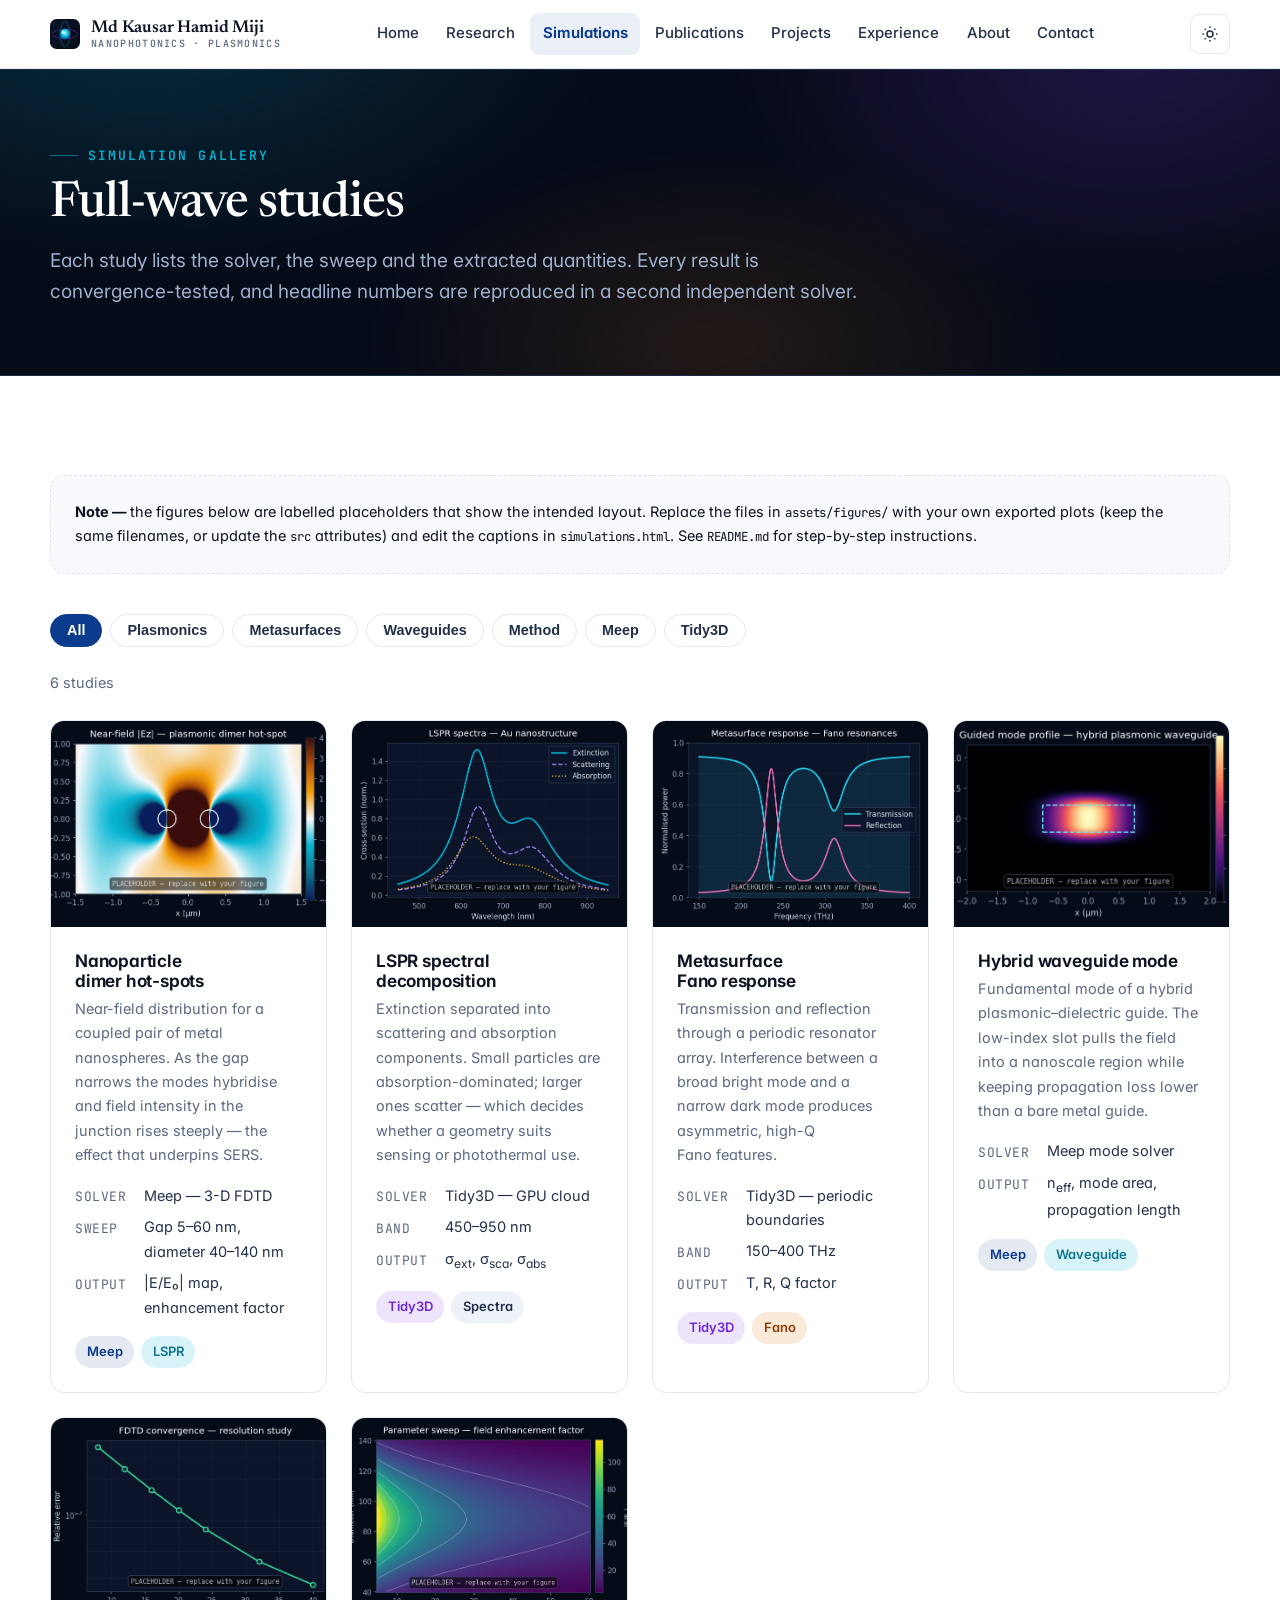
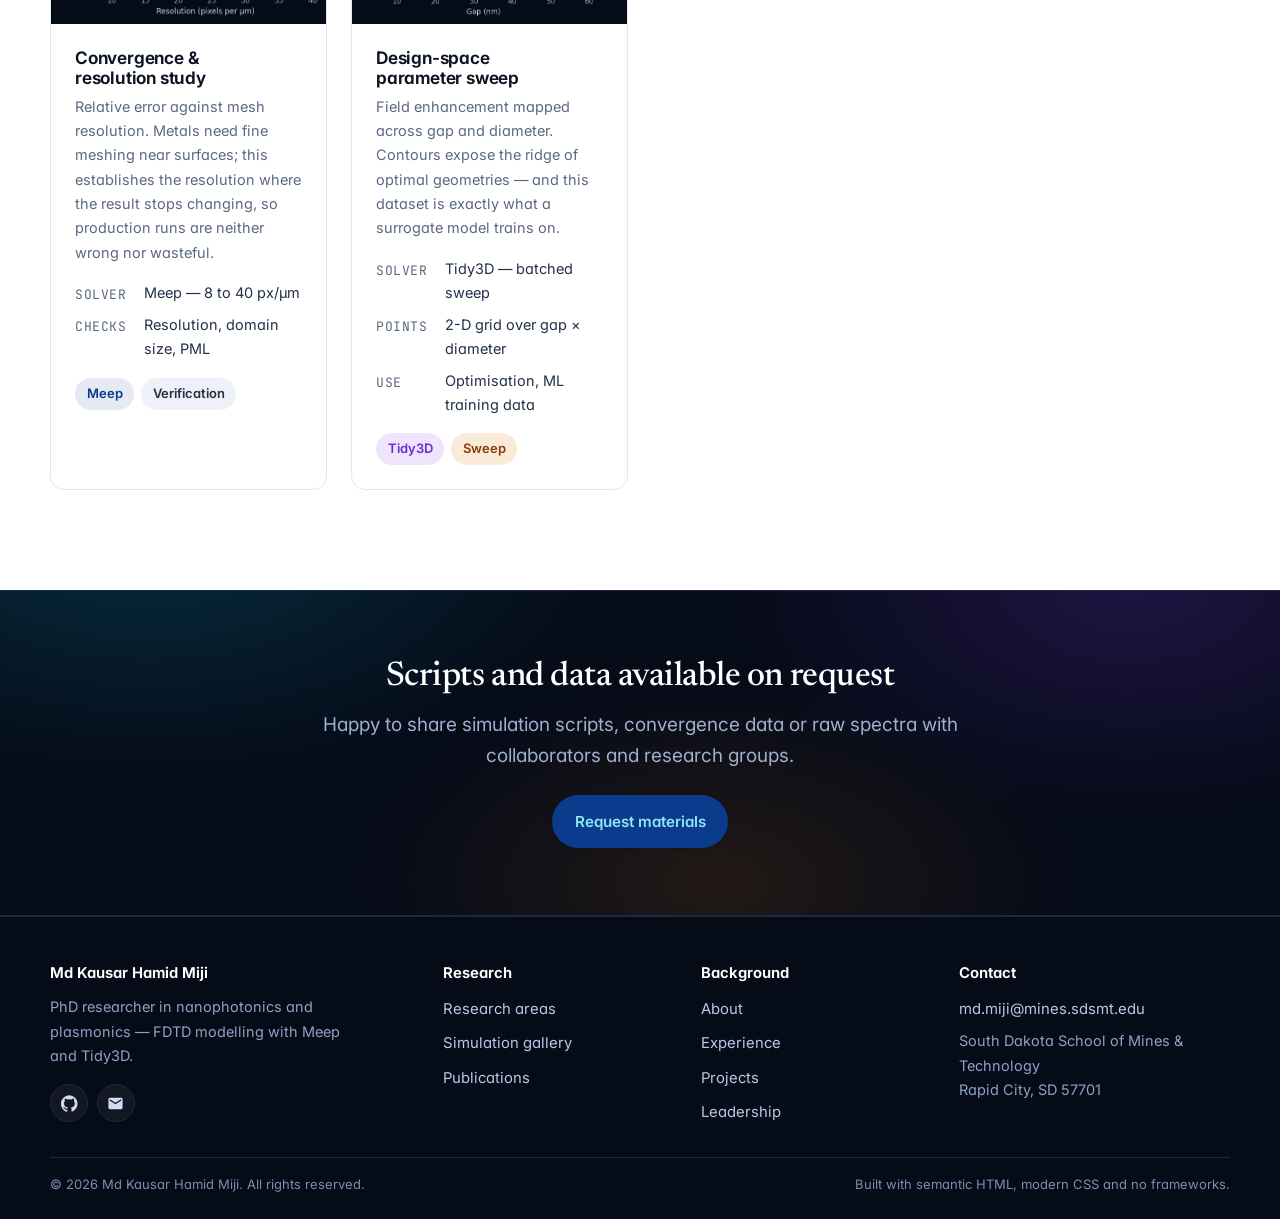
<file: simulations.html>
<!DOCTYPE html>
<html lang="en">
<head>
<meta charset="utf-8">
<meta name="viewport" content="width=device-width, initial-scale=1">
<title>Simulation Gallery — FDTD Studies | Md Kausar Hamid Miji</title>
<meta name="description" content="Full-wave FDTD simulation studies in Meep and Tidy3D: near-field hot-spots, LSPR spectra, metasurface Fano resonances, waveguide modes, convergence testing and parameter sweeps.">
<meta name="author" content="Md Kausar Hamid Miji">
<link rel="canonical" href="https://mijicuet.github.io/simulations.html">

<meta property="og:type" content="website">
<meta property="og:site_name" content="Md Kausar Hamid Miji">
<meta property="og:title" content="Simulation Gallery — FDTD Studies | Md Kausar Hamid Miji">
<meta property="og:description" content="Full-wave FDTD simulation studies in Meep and Tidy3D: near-field hot-spots, LSPR spectra, metasurface Fano resonances, waveguide modes, convergence testing and parameter sweeps.">
<meta property="og:url" content="https://mijicuet.github.io/simulations.html">
<meta property="og:image" content="https://mijicuet.github.io/assets/img/og-card.png">
<meta name="twitter:card" content="summary_large_image">
<meta name="twitter:title" content="Simulation Gallery — FDTD Studies | Md Kausar Hamid Miji">
<meta name="twitter:description" content="Full-wave FDTD simulation studies in Meep and Tidy3D: near-field hot-spots, LSPR spectra, metasurface Fano resonances, waveguide modes, convergence testing and parameter sweeps.">
<meta name="twitter:image" content="https://mijicuet.github.io/assets/img/og-card.png">
<meta name="theme-color" content="#060b18">

<link rel="icon" href="assets/img/favicon.svg" type="image/svg+xml">
<link rel="apple-touch-icon" href="assets/img/favicon-180.png">
<link rel="manifest" href="site.webmanifest">

<link rel="preconnect" href="https://fonts.googleapis.com">
<link rel="preconnect" href="https://fonts.gstatic.com" crossorigin>
<link href="https://fonts.googleapis.com/css2?family=Inter:wght@400;500;600;700&family=Newsreader:opsz,wght@6..72,400;6..72,500;6..72,600&family=JetBrains+Mono:wght@400;500;600&display=swap" rel="stylesheet">
<link rel="stylesheet" href="assets/css/main.css">
</head>
<body>
<a class="skip-link" href="#main">Skip to main content</a>

<header class="site-header">
  <div class="wrap nav">
    <a class="brand" href="index.html">
      <img class="brand-mark" src="assets/img/favicon.svg" alt="" width="30" height="30">
      <span>Md Kausar Hamid Miji<small>Nanophotonics · Plasmonics</small></span>
    </a>
    <nav aria-label="Primary">
      <ul class="nav-list" id="primary-nav">
        <li><a href="index.html">Home</a></li>
        <li><a href="research.html">Research</a></li>
        <li><a href="simulations.html" aria-current="page">Simulations</a></li>
        <li><a href="publications.html">Publications</a></li>
        <li><a href="projects.html">Projects</a></li>
        <li><a href="Work_Experience.html">Experience</a></li>
        <li><a href="about.html">About</a></li>
        <li><a href="contact.html">Contact</a></li>
      </ul>
    </nav>
    <div class="nav-actions">
      <button class="icon-btn theme-toggle" type="button" aria-label="Switch to dark theme">
        <svg class="sun" viewBox="0 0 24 24" fill="none" stroke="currentColor" stroke-width="2" aria-hidden="true"><circle cx="12" cy="12" r="4"/><path d="M12 2v2M12 20v2M4.9 4.9l1.4 1.4M17.7 17.7l1.4 1.4M2 12h2M20 12h2M4.9 19.1l1.4-1.4M17.7 6.3l1.4-1.4"/></svg>
        <svg class="moon" viewBox="0 0 24 24" fill="none" stroke="currentColor" stroke-width="2" aria-hidden="true"><path d="M21 12.8A9 9 0 1 1 11.2 3a7 7 0 0 0 9.8 9.8z"/></svg>
      </button>
      <button class="icon-btn nav-toggle" type="button" aria-expanded="false" aria-controls="primary-nav" aria-label="Open menu">
        <svg viewBox="0 0 24 24" fill="none" stroke="currentColor" stroke-width="2" aria-hidden="true"><path d="M3 6h18M3 12h18M3 18h18"/></svg>
      </button>
    </div>
  </div>
</header>

<main id="main">

  <section class="band-dark section-sm">
    <div class="wrap content">
      <p class="eyebrow">Simulation gallery</p>
      <h1 class="display" style="font-size:var(--fs-2xl)">Full-wave studies</h1>
      <p class="lead measure" style="margin-top:1rem">Each study lists the solver, the sweep and the extracted quantities. Every result is convergence-tested, and headline numbers are reproduced in a second independent solver.</p>
    </div>
  </section>

  <section class="section">
    <div class="wrap">

      <div class="card" style="background:var(--surface);border-style:dashed;margin-bottom:2.5rem">
        <p class="small" style="margin:0">
          <strong>Note —</strong> the figures below are labelled placeholders that show the
          intended layout. Replace the files in <code class="mono">assets/figures/</code> with
          your own exported plots (keep the same filenames, or update the
          <code class="mono">src</code> attributes) and edit the captions in
          <code class="mono">simulations.html</code>. See
          <code class="mono">README.md</code> for step-by-step instructions.
        </p>
      </div>

      <div class="filters" data-filter-bar role="group" aria-label="Filter studies by topic">
        <button class="filter-btn" data-filter="all" aria-pressed="true">All</button>
        <button class="filter-btn" data-filter="plasmonics" aria-pressed="false">Plasmonics</button>
        <button class="filter-btn" data-filter="metasurface" aria-pressed="false">Metasurfaces</button>
        <button class="filter-btn" data-filter="waveguide" aria-pressed="false">Waveguides</button>
        <button class="filter-btn" data-filter="method" aria-pressed="false">Method</button>
        <button class="filter-btn" data-filter="meep" aria-pressed="false">Meep</button>
        <button class="filter-btn" data-filter="tidy3d" aria-pressed="false">Tidy3D</button>
      </div>
      <p class="small muted" style="margin-bottom:1.5rem"><span data-filter-count>6 studies</span></p>

      <div class="grid grid-3">

        <article class="card card-flush card-hover figure-card reveal" data-tags="plasmonics meep">
          <div class="fig">
            <img src="assets/figures/fig-nearfield-dimer.png" alt="Near-field map of a plasmonic nanoparticle dimer showing an intense hot-spot in the gap" loading="lazy" width="709" height="425">
          </div>
          <div class="card-body">
            <h2 class="card-title">Nanoparticle dimer hot-spots</h2>
            <p class="small muted">Near-field distribution for a coupled pair of metal
              nanospheres. As the gap narrows the modes hybridise and field intensity in the
              junction rises steeply — the effect that underpins SERS.</p>
            <dl class="specs" style="margin-top:1rem">
              <dt>Solver</dt><dd>Meep — 3-D FDTD</dd>
              <dt>Sweep</dt><dd>Gap 5–60 nm, diameter 40–140 nm</dd>
              <dt>Output</dt><dd>|E/E₀| map, enhancement factor</dd>
            </dl>
            <div class="chip-row" style="margin-top:1rem"><span class="chip chip-brand">Meep</span><span class="chip chip-cyan">LSPR</span></div>
          </div>
        </article>

        <article class="card card-flush card-hover figure-card reveal" data-tags="plasmonics tidy3d">
          <div class="fig">
            <img src="assets/figures/fig-lspr-spectra.png" alt="Extinction, scattering and absorption cross-section spectra of a gold nanostructure" loading="lazy" width="709" height="425">
          </div>
          <div class="card-body">
            <h2 class="card-title">LSPR spectral decomposition</h2>
            <p class="small muted">Extinction separated into scattering and absorption
              components. Small particles are absorption-dominated; larger ones scatter — which
              decides whether a geometry suits sensing or photothermal use.</p>
            <dl class="specs" style="margin-top:1rem">
              <dt>Solver</dt><dd>Tidy3D — GPU cloud</dd>
              <dt>Band</dt><dd>450–950 nm</dd>
              <dt>Output</dt><dd>σ<sub>ext</sub>, σ<sub>sca</sub>, σ<sub>abs</sub></dd>
            </dl>
            <div class="chip-row" style="margin-top:1rem"><span class="chip chip-violet">Tidy3D</span><span class="chip">Spectra</span></div>
          </div>
        </article>

        <article class="card card-flush card-hover figure-card reveal" data-tags="metasurface tidy3d">
          <div class="fig">
            <img src="assets/figures/fig-metasurface-spectra.png" alt="Transmission and reflection spectra of a metasurface with sharp Fano resonances" loading="lazy" width="709" height="425">
          </div>
          <div class="card-body">
            <h2 class="card-title">Metasurface Fano response</h2>
            <p class="small muted">Transmission and reflection through a periodic resonator
              array. Interference between a broad bright mode and a narrow dark mode produces
              asymmetric, high-Q Fano features.</p>
            <dl class="specs" style="margin-top:1rem">
              <dt>Solver</dt><dd>Tidy3D — periodic boundaries</dd>
              <dt>Band</dt><dd>150–400 THz</dd>
              <dt>Output</dt><dd>T, R, Q factor</dd>
            </dl>
            <div class="chip-row" style="margin-top:1rem"><span class="chip chip-violet">Tidy3D</span><span class="chip chip-amber">Fano</span></div>
          </div>
        </article>

        <article class="card card-flush card-hover figure-card reveal" data-tags="waveguide meep">
          <div class="fig">
            <img src="assets/figures/fig-waveguide-mode.png" alt="Guided mode profile of a hybrid plasmonic waveguide" loading="lazy" width="709" height="405">
          </div>
          <div class="card-body">
            <h2 class="card-title">Hybrid waveguide mode</h2>
            <p class="small muted">Fundamental mode of a hybrid plasmonic–dielectric guide. The
              low-index slot pulls the field into a nanoscale region while keeping propagation
              loss lower than a bare metal guide.</p>
            <dl class="specs" style="margin-top:1rem">
              <dt>Solver</dt><dd>Meep mode solver</dd>
              <dt>Output</dt><dd>n<sub>eff</sub>, mode area, propagation length</dd>
            </dl>
            <div class="chip-row" style="margin-top:1rem"><span class="chip chip-brand">Meep</span><span class="chip chip-cyan">Waveguide</span></div>
          </div>
        </article>

        <article class="card card-flush card-hover figure-card reveal" data-tags="method meep">
          <div class="fig">
            <img src="assets/figures/fig-convergence.png" alt="Log-scale plot of relative error against FDTD mesh resolution" loading="lazy" width="709" height="405">
          </div>
          <div class="card-body">
            <h2 class="card-title">Convergence &amp; resolution study</h2>
            <p class="small muted">Relative error against mesh resolution. Metals need fine
              meshing near surfaces; this establishes the resolution where the result stops
              changing, so production runs are neither wrong nor wasteful.</p>
            <dl class="specs" style="margin-top:1rem">
              <dt>Solver</dt><dd>Meep — 8 to 40 px/µm</dd>
              <dt>Checks</dt><dd>Resolution, domain size, PML</dd>
            </dl>
            <div class="chip-row" style="margin-top:1rem"><span class="chip chip-brand">Meep</span><span class="chip">Verification</span></div>
          </div>
        </article>

        <article class="card card-flush card-hover figure-card reveal" data-tags="plasmonics method tidy3d">
          <div class="fig">
            <img src="assets/figures/fig-parameter-sweep.png" alt="Heat-map of field enhancement factor against nanoparticle gap and diameter" loading="lazy" width="709" height="425">
          </div>
          <div class="card-body">
            <h2 class="card-title">Design-space parameter sweep</h2>
            <p class="small muted">Field enhancement mapped across gap and diameter. Contours
              expose the ridge of optimal geometries — and this dataset is exactly what a
              surrogate model trains on.</p>
            <dl class="specs" style="margin-top:1rem">
              <dt>Solver</dt><dd>Tidy3D — batched sweep</dd>
              <dt>Points</dt><dd>2-D grid over gap × diameter</dd>
              <dt>Use</dt><dd>Optimisation, ML training data</dd>
            </dl>
            <div class="chip-row" style="margin-top:1rem"><span class="chip chip-violet">Tidy3D</span><span class="chip chip-amber">Sweep</span></div>
          </div>
        </article>

      </div>
    </div>
  </section>

  <section class="band-dark section-sm">
    <div class="wrap content center measure">
      <h2 class="h2">Scripts and data available on request</h2>
      <p class="lead" style="margin-top:.8rem">
        Happy to share simulation scripts, convergence data or raw spectra with collaborators
        and research groups.
      </p>
      <div class="btn-row" style="justify-content:center;margin-top:1.5rem">
        <a class="btn btn-primary" href="contact.html">Request materials</a>
      </div>
    </div>
  </section>

</main>

<footer class="site-footer">
  <div class="wrap">
    <div class="footer-grid">
      <div>
        <h4>Md Kausar Hamid Miji</h4>
        <p class="small" style="color:#8fa2c4;max-width:34ch">
          PhD researcher in nanophotonics and plasmonics — FDTD modelling with Meep and Tidy3D.
        </p>
        <div class="social-row" style="margin-top:1rem">
          <a href="https://github.com/mijiCUET" aria-label="GitHub" rel="me noopener">
            <svg viewBox="0 0 24 24" aria-hidden="true"><path d="M12 .3a12 12 0 0 0-3.8 23.4c.6.1.8-.3.8-.6v-2.2c-3.3.7-4-1.6-4-1.6-.6-1.4-1.4-1.8-1.4-1.8-1.1-.7.1-.7.1-.7 1.2.1 1.8 1.2 1.8 1.2 1.1 1.8 2.8 1.3 3.5 1 .1-.8.4-1.3.8-1.6-2.7-.3-5.5-1.3-5.5-5.9 0-1.3.5-2.4 1.2-3.2-.1-.3-.5-1.5.1-3.2 0 0 1-.3 3.3 1.2a11.5 11.5 0 0 1 6 0c2.3-1.5 3.3-1.2 3.3-1.2.6 1.7.2 2.9.1 3.2.8.8 1.2 1.9 1.2 3.2 0 4.6-2.8 5.6-5.5 5.9.4.4.8 1.1.8 2.2v3.3c0 .3.2.7.8.6A12 12 0 0 0 12 .3z"/></svg>
          </a>
          <a href="mailto:md.miji@mines.sdsmt.edu" aria-label="Email">
            <svg viewBox="0 0 24 24" aria-hidden="true"><path d="M20 4H4a2 2 0 0 0-2 2v12a2 2 0 0 0 2 2h16a2 2 0 0 0 2-2V6a2 2 0 0 0-2-2zm0 4-8 5-8-5V6l8 5 8-5v2z"/></svg>
          </a>
        </div>
      </div>
      <div>
        <h4>Research</h4>
        <ul>
          <li><a href="research.html">Research areas</a></li>
          <li><a href="simulations.html">Simulation gallery</a></li>
          <li><a href="publications.html">Publications</a></li>
        </ul>
      </div>
      <div>
        <h4>Background</h4>
        <ul>
          <li><a href="about.html">About</a></li>
          <li><a href="Work_Experience.html">Experience</a></li>
          <li><a href="projects.html">Projects</a></li>
          <li><a href="leadership.html">Leadership</a></li>
        </ul>
      </div>
      <div>
        <h4>Contact</h4>
        <ul>
          <li><a href="mailto:md.miji@mines.sdsmt.edu">md.miji@mines.sdsmt.edu</a></li>
          <li class="small" style="color:#8fa2c4">South Dakota School of Mines &amp; Technology<br>Rapid City, SD 57701</li>
        </ul>
      </div>
    </div>
    <div class="footer-bottom">
      <span>© <span data-year>2025</span> Md Kausar Hamid Miji. All rights reserved.</span>
      <span>Built with semantic HTML, modern CSS and no frameworks.</span>
    </div>
  </div>
</footer>

<script src="assets/js/main.js" defer></script>
</body>
</html>
</file>
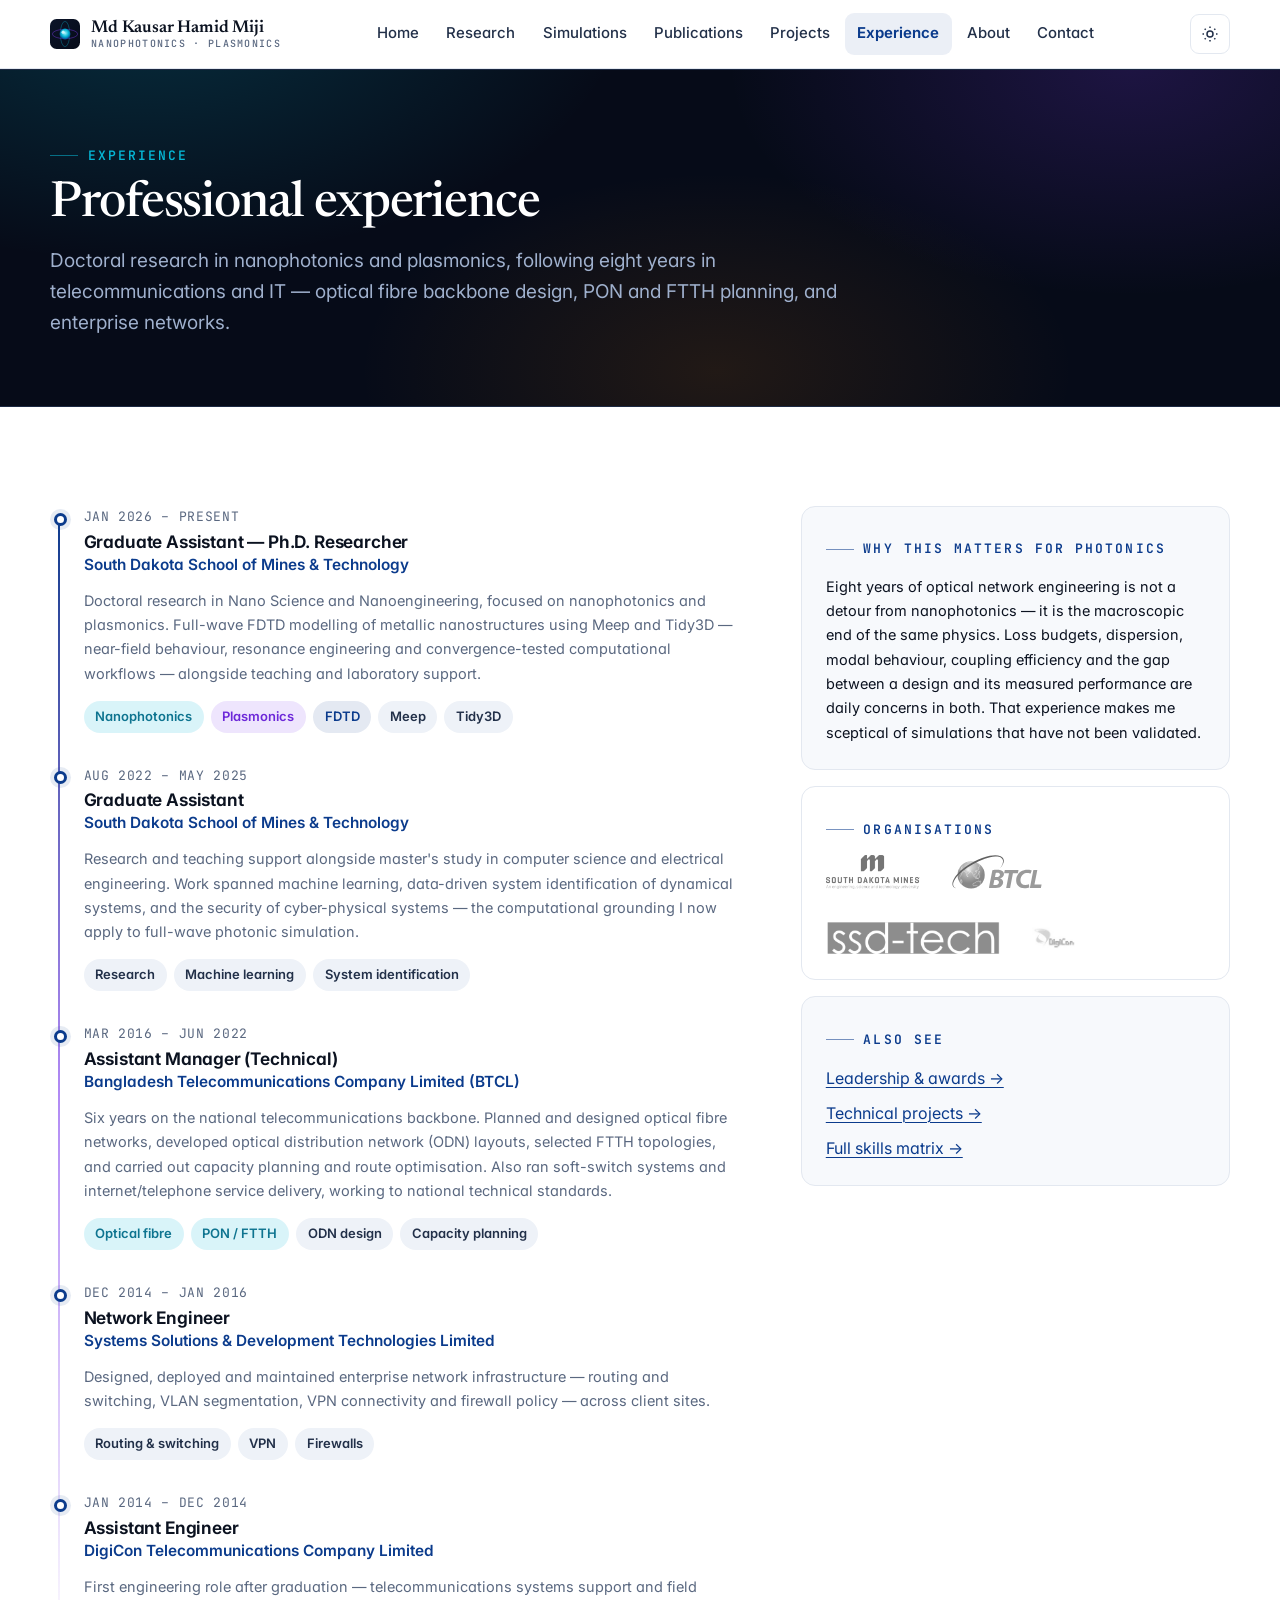
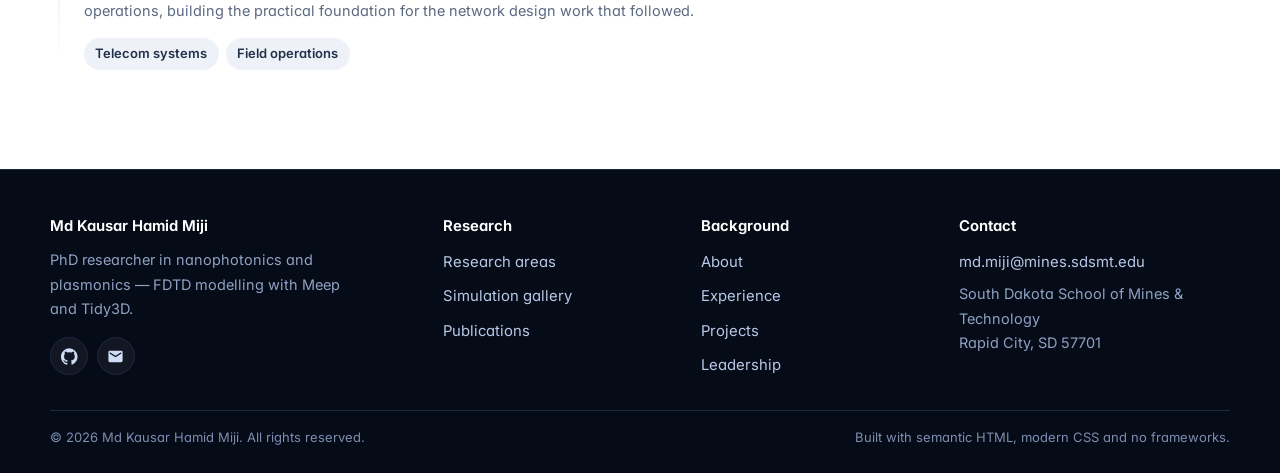
<file: Work_Experience.html>
<!DOCTYPE html>
<html lang="en">
<head>
<meta charset="utf-8">
<meta name="viewport" content="width=device-width, initial-scale=1">
<title>Experience — Md Kausar Hamid Miji</title>
<meta name="description" content="Doctoral research in nanophotonics at South Dakota Mines, following eight years in optical fibre network design, PON/FTTH planning and enterprise networking.">
<meta name="author" content="Md Kausar Hamid Miji">
<link rel="canonical" href="https://mijicuet.github.io/Work_Experience.html">

<meta property="og:type" content="website">
<meta property="og:site_name" content="Md Kausar Hamid Miji">
<meta property="og:title" content="Experience — Md Kausar Hamid Miji">
<meta property="og:description" content="Doctoral research in nanophotonics at South Dakota Mines, following eight years in optical fibre network design, PON/FTTH planning and enterprise networking.">
<meta property="og:url" content="https://mijicuet.github.io/Work_Experience.html">
<meta property="og:image" content="https://mijicuet.github.io/assets/img/og-card.png">
<meta name="twitter:card" content="summary_large_image">
<meta name="twitter:title" content="Experience — Md Kausar Hamid Miji">
<meta name="twitter:description" content="Doctoral research in nanophotonics at South Dakota Mines, following eight years in optical fibre network design, PON/FTTH planning and enterprise networking.">
<meta name="twitter:image" content="https://mijicuet.github.io/assets/img/og-card.png">
<meta name="theme-color" content="#060b18">

<link rel="icon" href="assets/img/favicon.svg" type="image/svg+xml">
<link rel="apple-touch-icon" href="assets/img/favicon-180.png">
<link rel="manifest" href="site.webmanifest">

<link rel="preconnect" href="https://fonts.googleapis.com">
<link rel="preconnect" href="https://fonts.gstatic.com" crossorigin>
<link href="https://fonts.googleapis.com/css2?family=Inter:wght@400;500;600;700&family=Newsreader:opsz,wght@6..72,400;6..72,500;6..72,600&family=JetBrains+Mono:wght@400;500;600&display=swap" rel="stylesheet">
<link rel="stylesheet" href="assets/css/main.css">
</head>
<body>
<a class="skip-link" href="#main">Skip to main content</a>

<header class="site-header">
  <div class="wrap nav">
    <a class="brand" href="index.html">
      <img class="brand-mark" src="assets/img/favicon.svg" alt="" width="30" height="30">
      <span>Md Kausar Hamid Miji<small>Nanophotonics · Plasmonics</small></span>
    </a>
    <nav aria-label="Primary">
      <ul class="nav-list" id="primary-nav">
        <li><a href="index.html">Home</a></li>
        <li><a href="research.html">Research</a></li>
        <li><a href="simulations.html">Simulations</a></li>
        <li><a href="publications.html">Publications</a></li>
        <li><a href="projects.html">Projects</a></li>
        <li><a href="Work_Experience.html" aria-current="page">Experience</a></li>
        <li><a href="about.html">About</a></li>
        <li><a href="contact.html">Contact</a></li>
      </ul>
    </nav>
    <div class="nav-actions">
      <button class="icon-btn theme-toggle" type="button" aria-label="Switch to dark theme">
        <svg class="sun" viewBox="0 0 24 24" fill="none" stroke="currentColor" stroke-width="2" aria-hidden="true"><circle cx="12" cy="12" r="4"/><path d="M12 2v2M12 20v2M4.9 4.9l1.4 1.4M17.7 17.7l1.4 1.4M2 12h2M20 12h2M4.9 19.1l1.4-1.4M17.7 6.3l1.4-1.4"/></svg>
        <svg class="moon" viewBox="0 0 24 24" fill="none" stroke="currentColor" stroke-width="2" aria-hidden="true"><path d="M21 12.8A9 9 0 1 1 11.2 3a7 7 0 0 0 9.8 9.8z"/></svg>
      </button>
      <button class="icon-btn nav-toggle" type="button" aria-expanded="false" aria-controls="primary-nav" aria-label="Open menu">
        <svg viewBox="0 0 24 24" fill="none" stroke="currentColor" stroke-width="2" aria-hidden="true"><path d="M3 6h18M3 12h18M3 18h18"/></svg>
      </button>
    </div>
  </div>
</header>

<main id="main">

  <section class="band-dark section-sm">
    <div class="wrap content">
      <p class="eyebrow">Experience</p>
      <h1 class="display" style="font-size:var(--fs-2xl)">Professional experience</h1>
      <p class="lead measure" style="margin-top:1rem">Doctoral research in nanophotonics and plasmonics, following eight years in telecommunications and IT — optical fibre backbone design, PON and FTTH planning, and enterprise networks.</p>
    </div>
  </section>

  <section class="section">
    <div class="wrap">
      <div class="split-lead">
        <div>
          <div class="timeline">

            <article class="tl-item reveal">
              <p class="tl-meta">Jan 2026 – Present</p>
              <h2 class="tl-title">Graduate Assistant — Ph.D. Researcher</h2>
              <p class="tl-org">South Dakota School of Mines &amp; Technology</p>
              <p class="small muted" style="margin-top:.7rem">
                Doctoral research in Nano Science and Nanoengineering, focused on nanophotonics
                and plasmonics. Full-wave FDTD modelling of metallic nanostructures using Meep and
                Tidy3D — near-field behaviour, resonance engineering and convergence-tested
                computational workflows — alongside teaching and laboratory support.
              </p>
              <div class="chip-row" style="margin-top:.9rem">
                <span class="chip chip-cyan">Nanophotonics</span><span class="chip chip-violet">Plasmonics</span>
                <span class="chip chip-brand">FDTD</span><span class="chip">Meep</span><span class="chip">Tidy3D</span>
              </div>
            </article>

            <article class="tl-item reveal">
              <p class="tl-meta">Aug 2022 – May 2025</p>
              <h2 class="tl-title">Graduate Assistant</h2>
              <p class="tl-org">South Dakota School of Mines &amp; Technology</p>
              <p class="small muted" style="margin-top:.7rem">
                Research and teaching support alongside master's study in computer science and
                electrical engineering. Work spanned machine learning, data-driven system
                identification of dynamical systems, and the security of cyber-physical systems —
                the computational grounding I now apply to full-wave photonic simulation.
              </p>
              <div class="chip-row" style="margin-top:.9rem">
                <span class="chip">Research</span><span class="chip">Machine learning</span><span class="chip">System identification</span>
              </div>
            </article>

            <article class="tl-item reveal">
              <p class="tl-meta">Mar 2016 – Jun 2022</p>
              <h2 class="tl-title">Assistant Manager (Technical)</h2>
              <p class="tl-org">Bangladesh Telecommunications Company Limited (BTCL)</p>
              <p class="small muted" style="margin-top:.7rem">
                Six years on the national telecommunications backbone. Planned and designed
                optical fibre networks, developed optical distribution network (ODN) layouts,
                selected FTTH topologies, and carried out capacity planning and route
                optimisation. Also ran soft-switch systems and internet/telephone service
                delivery, working to national technical standards.
              </p>
              <div class="chip-row" style="margin-top:.9rem">
                <span class="chip chip-cyan">Optical fibre</span><span class="chip chip-cyan">PON / FTTH</span>
                <span class="chip">ODN design</span><span class="chip">Capacity planning</span>
              </div>
            </article>

            <article class="tl-item reveal">
              <p class="tl-meta">Dec 2014 – Jan 2016</p>
              <h2 class="tl-title">Network Engineer</h2>
              <p class="tl-org">Systems Solutions &amp; Development Technologies Limited</p>
              <p class="small muted" style="margin-top:.7rem">
                Designed, deployed and maintained enterprise network infrastructure — routing and
                switching, VLAN segmentation, VPN connectivity and firewall policy — across
                client sites.
              </p>
              <div class="chip-row" style="margin-top:.9rem">
                <span class="chip">Routing &amp; switching</span><span class="chip">VPN</span><span class="chip">Firewalls</span>
              </div>
            </article>

            <article class="tl-item reveal">
              <p class="tl-meta">Jan 2014 – Dec 2014</p>
              <h2 class="tl-title">Assistant Engineer</h2>
              <p class="tl-org">DigiCon Telecommunications Company Limited</p>
              <p class="small muted" style="margin-top:.7rem">
                First engineering role after graduation — telecommunications systems support and
                field operations, building the practical foundation for the network design work
                that followed.
              </p>
              <div class="chip-row" style="margin-top:.9rem">
                <span class="chip">Telecom systems</span><span class="chip">Field operations</span>
              </div>
            </article>

          </div>
        </div>

        <aside class="stack self-start">
          <div class="card" style="background:var(--surface)">
            <p class="eyebrow" style="margin-bottom:.9rem">Why this matters for photonics</p>
            <p class="small">
              Eight years of optical network engineering is not a detour from nanophotonics —
              it is the macroscopic end of the same physics. Loss budgets, dispersion, modal
              behaviour, coupling efficiency and the gap between a design and its
              measured performance are daily concerns in both. That experience makes me
              sceptical of simulations that have not been validated.
            </p>
          </div>
          <div class="card">
            <p class="eyebrow" style="margin-bottom:.9rem">Organisations</p>
            <div class="logo-row">
              <img src="sdsmt.png" alt="South Dakota School of Mines &amp; Technology" loading="lazy" height="34">
              <img src="BTCL.svg" alt="Bangladesh Telecommunications Company Limited" loading="lazy" height="34">
              <img src="ssd_tech.png" alt="Systems Solutions &amp; Development Technologies" loading="lazy" height="34">
              <img src="Digicon.jpeg" alt="DigiCon Telecommunications" loading="lazy" height="34">
            </div>
          </div>
          <div class="card" style="background:var(--surface)">
            <p class="eyebrow" style="margin-bottom:.9rem">Also see</p>
            <ul class="stack" style="list-style:none;padding:0;--sp-4:.5rem">
              <li><a href="leadership.html">Leadership &amp; awards →</a></li>
              <li><a href="projects.html">Technical projects →</a></li>
              <li><a href="about.html">Full skills matrix →</a></li>
            </ul>
          </div>
        </aside>
      </div>
    </div>
  </section>

</main>

<footer class="site-footer">
  <div class="wrap">
    <div class="footer-grid">
      <div>
        <h4>Md Kausar Hamid Miji</h4>
        <p class="small" style="color:#8fa2c4;max-width:34ch">
          PhD researcher in nanophotonics and plasmonics — FDTD modelling with Meep and Tidy3D.
        </p>
        <div class="social-row" style="margin-top:1rem">
          <a href="https://github.com/mijiCUET" aria-label="GitHub" rel="me noopener">
            <svg viewBox="0 0 24 24" aria-hidden="true"><path d="M12 .3a12 12 0 0 0-3.8 23.4c.6.1.8-.3.8-.6v-2.2c-3.3.7-4-1.6-4-1.6-.6-1.4-1.4-1.8-1.4-1.8-1.1-.7.1-.7.1-.7 1.2.1 1.8 1.2 1.8 1.2 1.1 1.8 2.8 1.3 3.5 1 .1-.8.4-1.3.8-1.6-2.7-.3-5.5-1.3-5.5-5.9 0-1.3.5-2.4 1.2-3.2-.1-.3-.5-1.5.1-3.2 0 0 1-.3 3.3 1.2a11.5 11.5 0 0 1 6 0c2.3-1.5 3.3-1.2 3.3-1.2.6 1.7.2 2.9.1 3.2.8.8 1.2 1.9 1.2 3.2 0 4.6-2.8 5.6-5.5 5.9.4.4.8 1.1.8 2.2v3.3c0 .3.2.7.8.6A12 12 0 0 0 12 .3z"/></svg>
          </a>
          <a href="mailto:md.miji@mines.sdsmt.edu" aria-label="Email">
            <svg viewBox="0 0 24 24" aria-hidden="true"><path d="M20 4H4a2 2 0 0 0-2 2v12a2 2 0 0 0 2 2h16a2 2 0 0 0 2-2V6a2 2 0 0 0-2-2zm0 4-8 5-8-5V6l8 5 8-5v2z"/></svg>
          </a>
        </div>
      </div>
      <div>
        <h4>Research</h4>
        <ul>
          <li><a href="research.html">Research areas</a></li>
          <li><a href="simulations.html">Simulation gallery</a></li>
          <li><a href="publications.html">Publications</a></li>
        </ul>
      </div>
      <div>
        <h4>Background</h4>
        <ul>
          <li><a href="about.html">About</a></li>
          <li><a href="Work_Experience.html">Experience</a></li>
          <li><a href="projects.html">Projects</a></li>
          <li><a href="leadership.html">Leadership</a></li>
        </ul>
      </div>
      <div>
        <h4>Contact</h4>
        <ul>
          <li><a href="mailto:md.miji@mines.sdsmt.edu">md.miji@mines.sdsmt.edu</a></li>
          <li class="small" style="color:#8fa2c4">South Dakota School of Mines &amp; Technology<br>Rapid City, SD 57701</li>
        </ul>
      </div>
    </div>
    <div class="footer-bottom">
      <span>© <span data-year>2025</span> Md Kausar Hamid Miji. All rights reserved.</span>
      <span>Built with semantic HTML, modern CSS and no frameworks.</span>
    </div>
  </div>
</footer>

<script src="assets/js/main.js" defer></script>
</body>
</html>
</file>
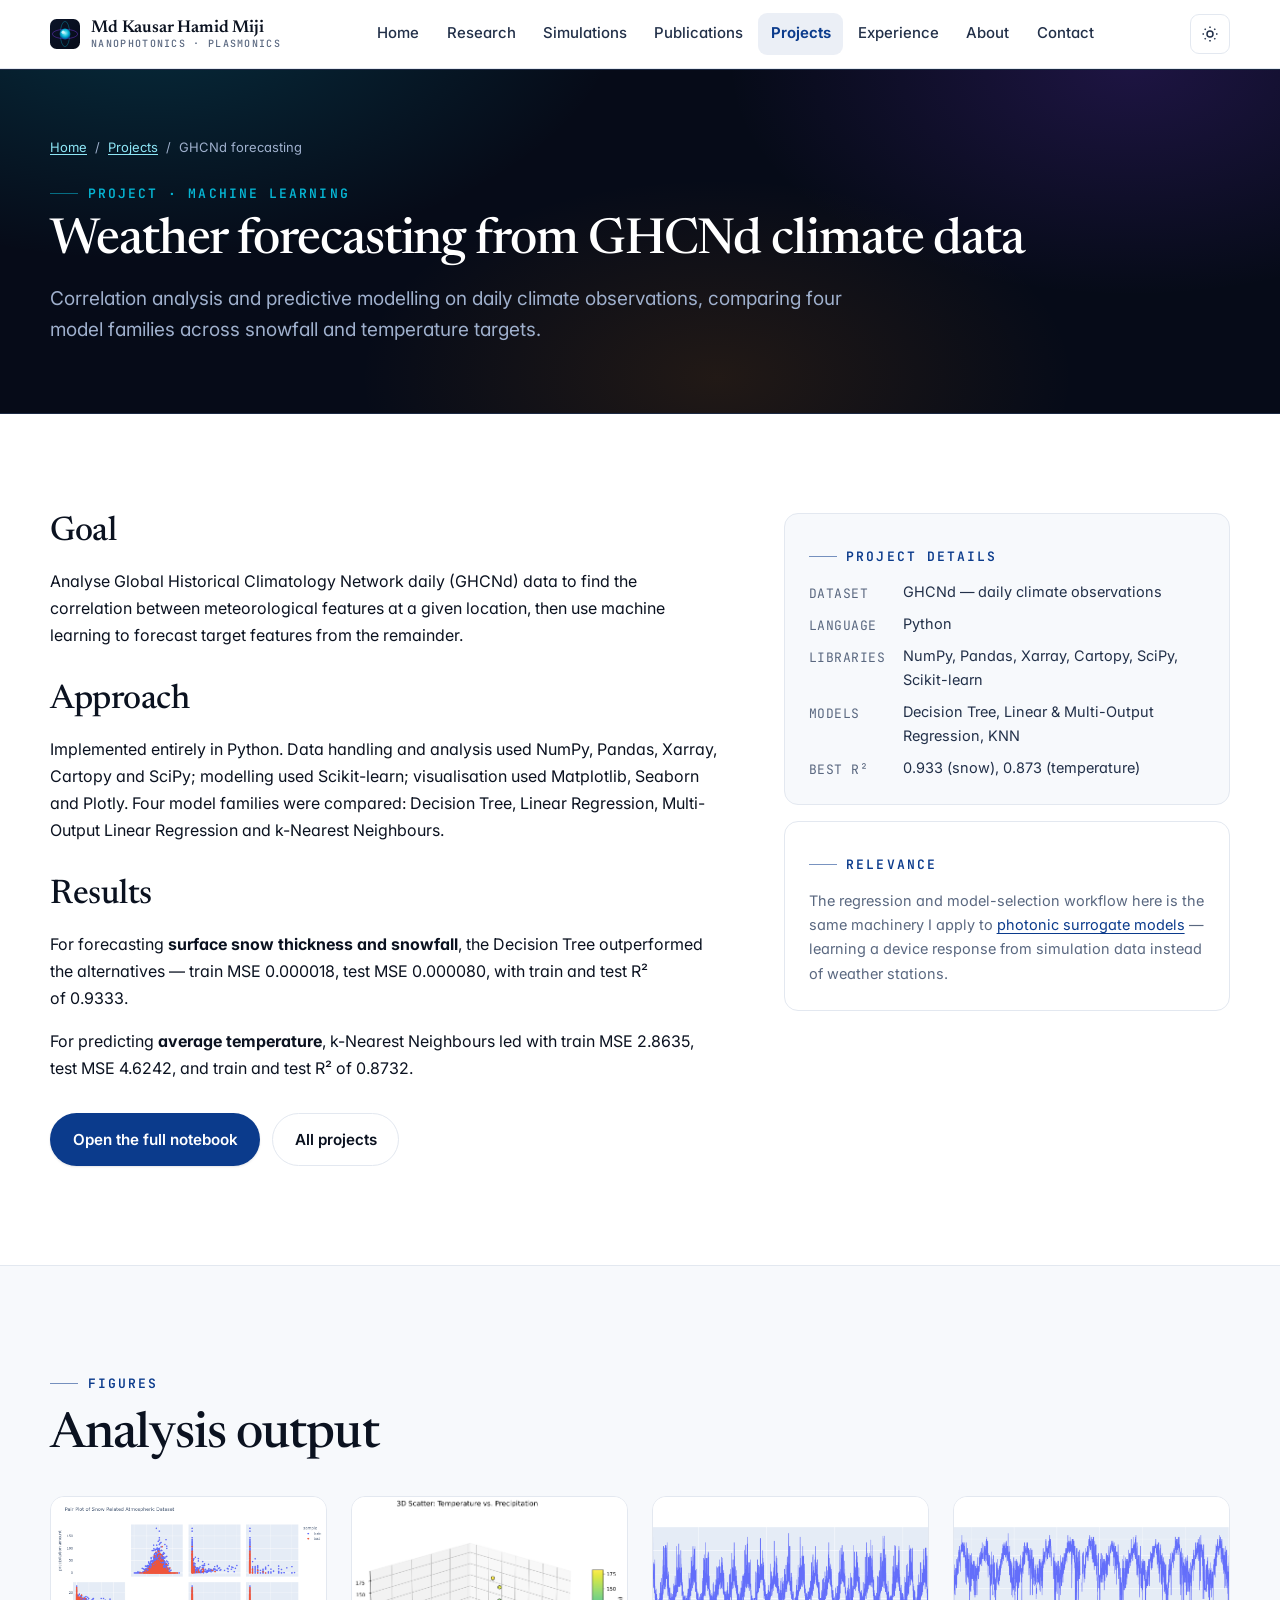
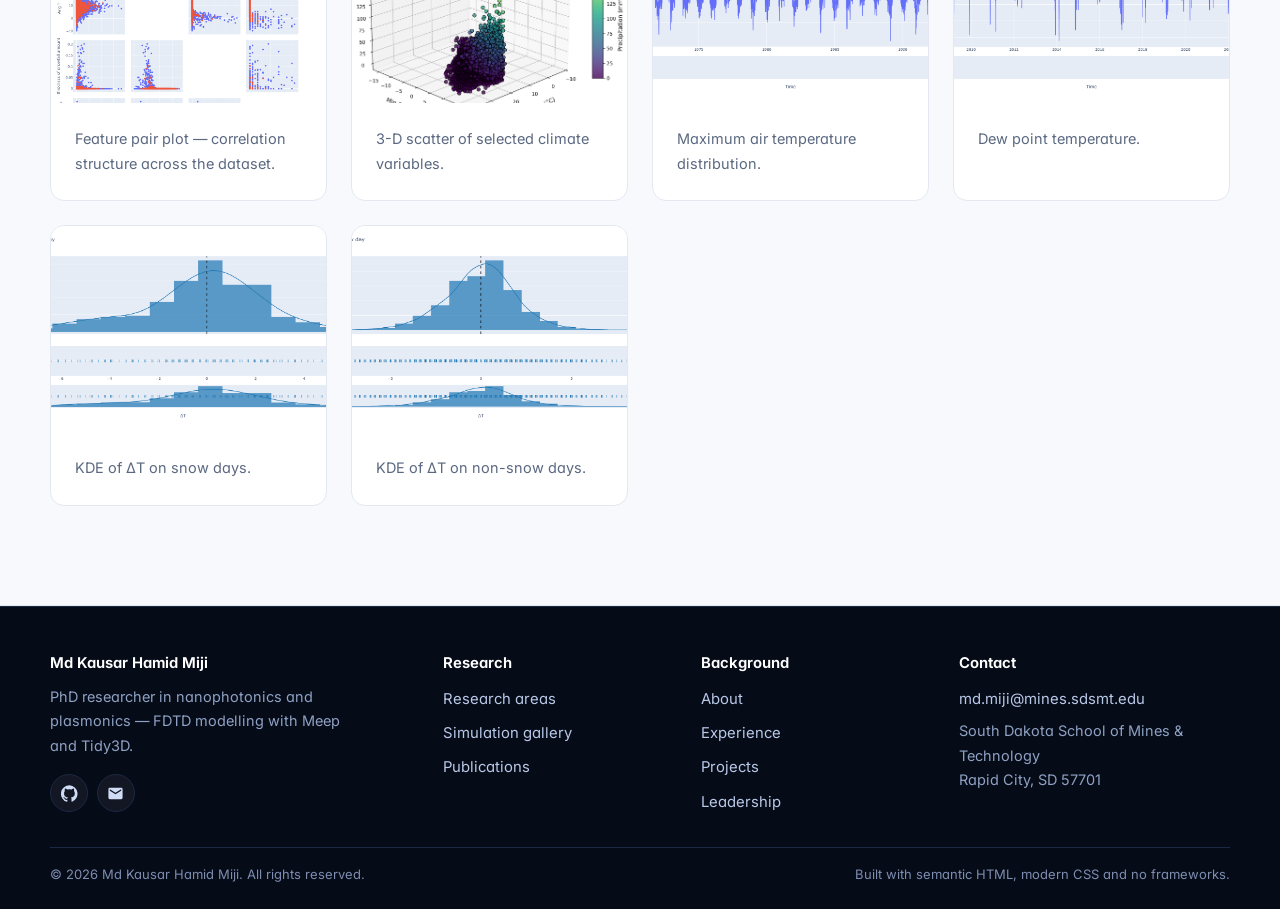
<file: GHCNd/project_ghcnd.html>
<!DOCTYPE html>
<html lang="en">
<head>
<meta charset="utf-8">
<meta name="viewport" content="width=device-width, initial-scale=1">
<title>Weather Forecasting with GHCNd Data — Md Kausar Hamid Miji</title>
<meta name="description" content="Machine learning on Global Historical Climatology Network daily data: correlation analysis and forecasting with Decision Tree, Linear Regression and KNN models.">
<meta name="author" content="Md Kausar Hamid Miji">
<link rel="canonical" href="https://mijicuet.github.io/GHCNd/project_ghcnd.html">
<meta property="og:type" content="article">
<meta property="og:site_name" content="Md Kausar Hamid Miji">
<meta property="og:title" content="Weather Forecasting with GHCNd Data — Md Kausar Hamid Miji">
<meta property="og:description" content="Machine learning on Global Historical Climatology Network daily data: correlation analysis and forecasting with Decision Tree, Linear Regression and KNN models.">
<meta property="og:url" content="https://mijicuet.github.io/GHCNd/project_ghcnd.html">
<meta property="og:image" content="https://mijicuet.github.io/assets/img/og-card.png">
<meta name="twitter:card" content="summary_large_image">
<meta name="twitter:title" content="Weather Forecasting with GHCNd Data — Md Kausar Hamid Miji">
<meta name="twitter:description" content="Machine learning on Global Historical Climatology Network daily data: correlation analysis and forecasting with Decision Tree, Linear Regression and KNN models.">
<meta name="theme-color" content="#060b18">
<link rel="icon" href="../assets/img/favicon.svg" type="image/svg+xml">
<link rel="apple-touch-icon" href="../assets/img/favicon-180.png">
<link rel="manifest" href="../site.webmanifest">
<link rel="preconnect" href="https://fonts.googleapis.com">
<link rel="preconnect" href="https://fonts.gstatic.com" crossorigin>
<link href="https://fonts.googleapis.com/css2?family=Inter:wght@400;500;600;700&family=Newsreader:opsz,wght@6..72,400;6..72,500;6..72,600&family=JetBrains+Mono:wght@400;500;600&display=swap" rel="stylesheet">
<link rel="stylesheet" href="../assets/css/main.css">
</head>
<body>
<a class="skip-link" href="#main">Skip to main content</a>

<header class="site-header">
  <div class="wrap nav">
    <a class="brand" href="../index.html">
      <img class="brand-mark" src="../assets/img/favicon.svg" alt="" width="30" height="30">
      <span>Md Kausar Hamid Miji<small>Nanophotonics · Plasmonics</small></span>
    </a>
    <nav aria-label="Primary">
      <ul class="nav-list" id="primary-nav">
        <li><a href="../index.html">Home</a></li>
        <li><a href="../research.html">Research</a></li>
        <li><a href="../simulations.html">Simulations</a></li>
        <li><a href="../publications.html">Publications</a></li>
        <li><a href="../projects.html" aria-current="page">Projects</a></li>
        <li><a href="../Work_Experience.html">Experience</a></li>
        <li><a href="../about.html">About</a></li>
        <li><a href="../contact.html">Contact</a></li>
      </ul>
    </nav>
    <div class="nav-actions">
      <button class="icon-btn theme-toggle" type="button" aria-label="Switch to dark theme">
        <svg class="sun" viewBox="0 0 24 24" fill="none" stroke="currentColor" stroke-width="2" aria-hidden="true"><circle cx="12" cy="12" r="4"/><path d="M12 2v2M12 20v2M4.9 4.9l1.4 1.4M17.7 17.7l1.4 1.4M2 12h2M20 12h2M4.9 19.1l1.4-1.4M17.7 6.3l1.4-1.4"/></svg>
        <svg class="moon" viewBox="0 0 24 24" fill="none" stroke="currentColor" stroke-width="2" aria-hidden="true"><path d="M21 12.8A9 9 0 1 1 11.2 3a7 7 0 0 0 9.8 9.8z"/></svg>
      </button>
      <button class="icon-btn nav-toggle" type="button" aria-expanded="false" aria-controls="primary-nav" aria-label="Open menu">
        <svg viewBox="0 0 24 24" fill="none" stroke="currentColor" stroke-width="2" aria-hidden="true"><path d="M3 6h18M3 12h18M3 18h18"/></svg>
      </button>
    </div>
  </div>
</header>

<main id="main">
  <section class="band-dark section-sm">
    <div class="wrap content">
      <nav aria-label="Breadcrumb" style="margin-bottom:1rem">
        <ol style="list-style:none;padding:0;display:flex;gap:.5rem;flex-wrap:wrap;font-size:var(--fs-xs);color:var(--night-muted)">
          <li><a href="../index.html">Home</a></li><li aria-hidden="true">/</li>
          <li><a href="../projects.html">Projects</a></li><li aria-hidden="true">/</li>
          <li aria-current="page">GHCNd forecasting</li>
        </ol>
      </nav>
      <p class="eyebrow">Project · Machine learning</p>
      <h1 class="display" style="font-size:var(--fs-2xl)">Weather forecasting from GHCNd climate data</h1>
      <p class="lead measure" style="margin-top:1rem">Correlation analysis and predictive modelling on daily climate observations, comparing four model families across snowfall and temperature targets.</p>
    </div>
  </section>

  <section class="section">
    <div class="wrap">
      <div class="split">
        <div class="stack">
          <h2 class="h2">Goal</h2>
          <p>Analyse Global Historical Climatology Network daily (GHCNd) data to find the
             correlation between meteorological features at a given location, then use machine
             learning to forecast target features from the remainder.</p>

          <h2 class="h2" style="margin-top:2rem">Approach</h2>
          <p>Implemented entirely in Python. Data handling and analysis used NumPy, Pandas,
             Xarray, Cartopy and SciPy; modelling used Scikit-learn; visualisation used
             Matplotlib, Seaborn and Plotly. Four model families were compared: Decision Tree,
             Linear Regression, Multi-Output Linear Regression and k-Nearest Neighbours.</p>

          <h2 class="h2" style="margin-top:2rem">Results</h2>
          <p>For forecasting <strong>surface snow thickness and snowfall</strong>, the Decision
             Tree outperformed the alternatives — train MSE 0.000018, test MSE 0.000080, with
             train and test R² of 0.9333.</p>
          <p>For predicting <strong>average temperature</strong>, k-Nearest Neighbours led with
             train MSE 2.8635, test MSE 4.6242, and train and test R² of 0.8732.</p>

          <div class="btn-row" style="margin-top:2rem">
            <a class="btn btn-primary" href="ML_With_GHCNd.html">Open the full notebook</a>
            <a class="btn btn-ghost" href="../projects.html">All projects</a>
          </div>
        </div>

        <aside class="stack self-start">
          <div class="card" style="background:var(--surface)">
            <p class="eyebrow" style="margin-bottom:.8rem">Project details</p>
            <dl class="specs">
              <dt>Dataset</dt><dd>GHCNd — daily climate observations</dd>
              <dt>Language</dt><dd>Python</dd>
              <dt>Libraries</dt><dd>NumPy, Pandas, Xarray, Cartopy, SciPy, Scikit-learn</dd>
              <dt>Models</dt><dd>Decision Tree, Linear &amp; Multi-Output Regression, KNN</dd>
              <dt>Best R²</dt><dd>0.933 (snow), 0.873 (temperature)</dd>
            </dl>
          </div>
          <div class="card">
            <p class="eyebrow" style="margin-bottom:.8rem">Relevance</p>
            <p class="small muted">The regression and model-selection workflow here is the same
               machinery I apply to <a href="../simulations.html">photonic surrogate models</a> —
               learning a device response from simulation data instead of weather stations.</p>
          </div>
        </aside>
      </div>
    </div>
  </section>

  <section class="section" style="background:var(--surface);border-block:1px solid var(--rule)">
    <div class="wrap">
      <div class="section-head measure">
        <p class="eyebrow">Figures</p>
        <h2 class="h1">Analysis output</h2>
      </div>
      <div class="grid grid-3">
        <figure class="card card-flush card-hover figure-card">
          <div class="fig"><img src="pair_plot.png" alt="Pair plot showing correlations between meteorological features" loading="lazy"></div>
          <figcaption class="card-body small muted">Feature pair plot — correlation structure across the dataset.</figcaption>
        </figure>
        <figure class="card card-flush card-hover figure-card">
          <div class="fig"><img src="3d_scatter.png" alt="Three-dimensional scatter plot of climate variables" loading="lazy"></div>
          <figcaption class="card-body small muted">3-D scatter of selected climate variables.</figcaption>
        </figure>
        <figure class="card card-flush card-hover figure-card">
          <div class="fig"><img src="Max Air Temp.png" alt="Map of maximum air temperature" loading="lazy"></div>
          <figcaption class="card-body small muted">Maximum air temperature distribution.</figcaption>
        </figure>
        <figure class="card card-flush card-hover figure-card">
          <div class="fig"><img src="Dew Point Temp.png" alt="Map of dew point temperature" loading="lazy"></div>
          <figcaption class="card-body small muted">Dew point temperature.</figcaption>
        </figure>
        <figure class="card card-flush card-hover figure-card">
          <div class="fig"><img src="KDE Delta T for Snow day.png" alt="Kernel density estimate of temperature change on snow days" loading="lazy"></div>
          <figcaption class="card-body small muted">KDE of ΔT on snow days.</figcaption>
        </figure>
        <figure class="card card-flush card-hover figure-card">
          <div class="fig"><img src="KDE Delta T for No Snow day.png" alt="Kernel density estimate of temperature change on days without snow" loading="lazy"></div>
          <figcaption class="card-body small muted">KDE of ΔT on non-snow days.</figcaption>
        </figure>
      </div>
    </div>
  </section>

</main>

<footer class="site-footer">
  <div class="wrap">
    <div class="footer-grid">
      <div>
        <h4>Md Kausar Hamid Miji</h4>
        <p class="small" style="color:#8fa2c4;max-width:34ch">PhD researcher in nanophotonics and plasmonics — FDTD modelling with Meep and Tidy3D.</p>
        <div class="social-row" style="margin-top:1rem">
          <a href="https://github.com/mijiCUET" aria-label="GitHub" rel="me noopener">
            <svg viewBox="0 0 24 24" aria-hidden="true"><path d="M12 .3a12 12 0 0 0-3.8 23.4c.6.1.8-.3.8-.6v-2.2c-3.3.7-4-1.6-4-1.6-.6-1.4-1.4-1.8-1.4-1.8-1.1-.7.1-.7.1-.7 1.2.1 1.8 1.2 1.8 1.2 1.1 1.8 2.8 1.3 3.5 1 .1-.8.4-1.3.8-1.6-2.7-.3-5.5-1.3-5.5-5.9 0-1.3.5-2.4 1.2-3.2-.1-.3-.5-1.5.1-3.2 0 0 1-.3 3.3 1.2a11.5 11.5 0 0 1 6 0c2.3-1.5 3.3-1.2 3.3-1.2.6 1.7.2 2.9.1 3.2.8.8 1.2 1.9 1.2 3.2 0 4.6-2.8 5.6-5.5 5.9.4.4.8 1.1.8 2.2v3.3c0 .3.2.7.8.6A12 12 0 0 0 12 .3z"/></svg>
          </a>
          <a href="mailto:md.miji@mines.sdsmt.edu" aria-label="Email">
            <svg viewBox="0 0 24 24" aria-hidden="true"><path d="M20 4H4a2 2 0 0 0-2 2v12a2 2 0 0 0 2 2h16a2 2 0 0 0 2-2V6a2 2 0 0 0-2-2zm0 4-8 5-8-5V6l8 5 8-5v2z"/></svg>
          </a>
        </div>
      </div>
      <div><h4>Research</h4><ul>
        <li><a href="../research.html">Research areas</a></li>
        <li><a href="../simulations.html">Simulation gallery</a></li>
        <li><a href="../publications.html">Publications</a></li></ul></div>
      <div><h4>Background</h4><ul>
        <li><a href="../about.html">About</a></li>
        <li><a href="../Work_Experience.html">Experience</a></li>
        <li><a href="../projects.html">Projects</a></li>
        <li><a href="../leadership.html">Leadership</a></li></ul></div>
      <div><h4>Contact</h4><ul>
        <li><a href="mailto:md.miji@mines.sdsmt.edu">md.miji@mines.sdsmt.edu</a></li>
        <li class="small" style="color:#8fa2c4">South Dakota School of Mines &amp; Technology<br>Rapid City, SD 57701</li></ul></div>
    </div>
    <div class="footer-bottom">
      <span>© <span data-year>2025</span> Md Kausar Hamid Miji. All rights reserved.</span>
      <span>Built with semantic HTML, modern CSS and no frameworks.</span>
    </div>
  </div>
</footer>
<script src="../assets/js/main.js" defer></script>
</body>
</html>
</file>
<file: assets/css/main.css>
/* ==========================================================================
   Md Kausar Hamid Miji — Design System
   Nanophotonics & Plasmonics research portfolio
   Author: site build. Single stylesheet, no framework, no build step.
   ========================================================================== */

/* --------------------------------------------------------------------------
   1. Design tokens
   -------------------------------------------------------------------------- */
:root {
  /* Palette — academic paper base */
  --paper:        #ffffff;
  --surface:      #f7f9fc;
  --surface-2:    #eef2f8;
  --ink:          #0b1220;
  --ink-soft:     #223049;
  --muted:        #5a6880;
  --rule:         #e3e8f0;

  /* Photonics accents */
  --brand:        #0b3b8c;   /* deep optical blue */
  --brand-ink:    #072a66;
  --cyan:         #06b6d4;   /* resonance / field */
  --violet:       #7c3aed;   /* plasmon */
  --amber:        #d97706;   /* hot-spot */

  /* Dark "field" bands */
  --night:        #060b18;
  --night-2:      #0b1428;
  --night-rule:   #1c2942;
  --night-ink:    #e8eefc;
  --night-muted:  #9fb0cd;

  /* Typography */
  --font-display: "Newsreader", "Iowan Old Style", "Palatino Linotype", Georgia, serif;
  --font-sans:    "Inter", -apple-system, BlinkMacSystemFont, "Segoe UI", Roboto, Helvetica, Arial, sans-serif;
  --font-mono:    "JetBrains Mono", ui-monospace, SFMono-Regular, "SF Mono", Menlo, Consolas, monospace;

  /* Fluid type scale */
  --fs-xs:   0.8125rem;
  --fs-sm:   0.9062rem;
  --fs-base: 1.0000rem;
  --fs-md:   clamp(1.05rem, 0.99rem + 0.28vw, 1.1875rem);
  --fs-lg:   clamp(1.25rem, 1.14rem + 0.50vw, 1.5rem);
  --fs-xl:   clamp(1.55rem, 1.32rem + 1.00vw, 2.15rem);
  --fs-2xl:  clamp(2.00rem, 1.55rem + 2.00vw, 3.10rem);
  --fs-3xl:  clamp(2.45rem, 1.70rem + 3.20vw, 4.25rem);

  /* Space scale */
  --sp-1: 0.25rem; --sp-2: 0.5rem;  --sp-3: 0.75rem; --sp-4: 1rem;
  --sp-5: 1.5rem;  --sp-6: 2rem;    --sp-7: 3rem;    --sp-8: 4rem;
  --sp-9: 6rem;    --sp-10: 8rem;

  /* Layout */
  --measure: 68ch;
  --wrap: 1180px;
  --wrap-narrow: 860px;
  --radius: 14px;
  --radius-sm: 9px;
  --radius-lg: 22px;

  /* Elevation */
  --shadow-sm: 0 1px 2px rgba(11,18,32,.06), 0 1px 3px rgba(11,18,32,.05);
  --shadow:    0 4px 12px rgba(11,18,32,.07), 0 2px 4px rgba(11,18,32,.04);
  --shadow-lg: 0 18px 45px rgba(11,18,32,.12), 0 6px 14px rgba(11,18,32,.06);

  --ease: cubic-bezier(.22,.61,.36,1);
  --dur: .38s;
}

/* Optional dark mode for the whole document */
html[data-theme="dark"] {
  --paper:     #070d1b;
  --surface:   #0c1526;
  --surface-2: #121d33;
  --ink:       #e9eefb;
  --ink-soft:  #c8d4ec;
  --muted:     #93a3c2;
  --rule:      #1d2942;
  --brand:     #7fb0ff;
  --brand-ink: #a9c9ff;
  --shadow-sm: 0 1px 2px rgba(0,0,0,.5);
  --shadow:    0 6px 18px rgba(0,0,0,.5);
  --shadow-lg: 0 22px 55px rgba(0,0,0,.6);
}

/* --------------------------------------------------------------------------
   2. Reset & base
   -------------------------------------------------------------------------- */
*, *::before, *::after { box-sizing: border-box; }
* { margin: 0; }

html {
  -webkit-text-size-adjust: 100%;
  scroll-behavior: smooth;
  scroll-padding-top: 5.5rem;
}
@media (prefers-reduced-motion: reduce) {
  html { scroll-behavior: auto; }
  *, *::before, *::after {
    animation-duration: .001ms !important;
    animation-iteration-count: 1 !important;
    transition-duration: .001ms !important;
  }
}

body {
  font-family: var(--font-sans);
  font-size: var(--fs-base);
  line-height: 1.68;
  color: var(--ink);
  background: var(--paper);
  -webkit-font-smoothing: antialiased;
  -moz-osx-font-smoothing: grayscale;
  font-feature-settings: "kern" 1, "liga" 1, "cv11" 1;
  text-rendering: optimizeLegibility;
  overflow-x: hidden;
}

img, svg, video, canvas { display: block; max-width: 100%; }
img { height: auto; }
a { color: var(--brand); text-decoration-thickness: 1px; text-underline-offset: .18em; }
a:hover { color: var(--brand-ink); }
ul, ol { padding-left: 1.15rem; }
h1, h2, h3, h4 { line-height: 1.16; text-wrap: balance; font-weight: 600; }
p { text-wrap: pretty; }

:focus-visible {
  outline: 3px solid var(--cyan);
  outline-offset: 3px;
  border-radius: 4px;
}

::selection { background: rgba(6,182,212,.22); }

/* --------------------------------------------------------------------------
   3. Layout primitives
   -------------------------------------------------------------------------- */
.wrap { width: min(100% - 2.5rem, var(--wrap)); margin-inline: auto; }
.wrap-narrow { width: min(100% - 2.5rem, var(--wrap-narrow)); margin-inline: auto; }
@media (max-width: 640px) { .wrap, .wrap-narrow { width: min(100% - 1.75rem, var(--wrap)); } }

.section { padding-block: clamp(3.5rem, 2.2rem + 5vw, 7rem); }
.section-sm { padding-block: clamp(2.5rem, 1.8rem + 3vw, 4.5rem); }
.stack > * + * { margin-top: var(--sp-4); }
.measure { max-width: var(--measure); }
.center { text-align: center; margin-inline: auto; }

.grid { display: grid; gap: var(--sp-5); }
.grid-2 { grid-template-columns: repeat(auto-fit, minmax(300px, 1fr)); }
.grid-3 { grid-template-columns: repeat(auto-fit, minmax(268px, 1fr)); }
.grid-4 { grid-template-columns: repeat(auto-fit, minmax(210px, 1fr)); }

.skip-link {
  position: absolute; left: -9999px; top: 0; z-index: 999;
  background: var(--ink); color: #fff; padding: .8rem 1.2rem;
  border-radius: 0 0 var(--radius-sm) 0; font-weight: 600;
}
.skip-link:focus { left: 0; color: #fff; }


/* --- Two-column splits: always collapse on narrow screens ------------------ */
.split, .split-lead, .split-even, .split-media {
  display: grid;
  gap: clamp(2rem, 5vw, 4rem);
}
.split       { grid-template-columns: minmax(0, 1.5fr) minmax(0, 1fr); }
.split-lead  { grid-template-columns: minmax(0, 1.6fr) minmax(0, 1fr); }
.split-even  { grid-template-columns: minmax(0, 1fr)   minmax(0, 1.15fr); }
.split-media { grid-template-columns: minmax(0, 1fr)   minmax(0, 1.35fr); gap: 1.75rem; }
@media (max-width: 900px) {
  .split, .split-lead, .split-even { grid-template-columns: 1fr; }
}
@media (max-width: 780px) {
  .split-media { grid-template-columns: 1fr; }
}
/* Numbered research item: index column + body */
.split-num { display: grid; grid-template-columns: auto minmax(0, 1fr); gap: 1.5rem; align-items: start; }
@media (max-width: 520px) { .split-num { grid-template-columns: 1fr; gap: .35rem; } }

.items-center { align-items: center; }
.items-start  { align-items: start; }
.self-start   { align-self: start; }

/* --- Progressive-enhancement fallbacks for color-mix() -------------------- */
@supports not (color: color-mix(in srgb, red 50%, blue)) {
  .nav-list a[aria-current="page"] { background: #eef3fb; }
  .chip-brand  { background: #e7eefb; }
  .chip-cyan   { background: #dcf5fa; }
  .chip-violet { background: #ede7fd; }
  .chip-amber  { background: #fdf0dc; }
  .site-header { background: #ffffff; }
  .tl-item::before { box-shadow: 0 0 0 4px #eef3fb; }
  .btn-ghost:hover { border-color: #b9c9e8; }
  .card-hover:hover { border-color: #b9c9e8; }
  input:focus, textarea:focus, select:focus { box-shadow: 0 0 0 3px #dbe6fa; }
}

/* --------------------------------------------------------------------------
   4. Typography components
   -------------------------------------------------------------------------- */
.display {
  font-family: var(--font-display);
  font-size: var(--fs-3xl);
  font-weight: 500;
  letter-spacing: -0.022em;
  line-height: 1.04;
}
.h1 { font-family: var(--font-display); font-size: var(--fs-2xl); font-weight: 500; letter-spacing: -.018em; }
.h2 { font-family: var(--font-display); font-size: var(--fs-xl); font-weight: 500; letter-spacing: -.014em; }
.h3 { font-size: var(--fs-lg); font-weight: 650; letter-spacing: -.01em; }
.lead { font-size: var(--fs-md); color: var(--ink-soft); line-height: 1.62; }
.small { font-size: var(--fs-sm); }
.muted { color: var(--muted); }
.mono { font-family: var(--font-mono); font-size: .86em; letter-spacing: -.01em; }

/* Editorial section header with hairline + index number */
.section-head { margin-bottom: var(--sp-6); }
.eyebrow {
  display: inline-flex; align-items: center; gap: .6rem;
  font-family: var(--font-mono); font-size: var(--fs-xs);
  letter-spacing: .16em; text-transform: uppercase; color: var(--brand);
  font-weight: 600; margin-bottom: var(--sp-3);
}
.eyebrow::before {
  content: ""; width: 28px; height: 1px; background: currentColor; opacity: .55;
}
.rule { height: 1px; background: var(--rule); border: 0; margin-block: var(--sp-6); }

/* --------------------------------------------------------------------------
   5. Header / navigation
   -------------------------------------------------------------------------- */
.site-header {
  position: sticky; top: 0; z-index: 100;
  background: color-mix(in srgb, var(--paper) 88%, transparent);
  backdrop-filter: saturate(1.6) blur(12px);
  -webkit-backdrop-filter: saturate(1.6) blur(12px);
  border-bottom: 1px solid var(--rule);
  transition: box-shadow var(--dur) var(--ease);
}
.site-header.is-scrolled { box-shadow: var(--shadow-sm); }
.nav {
  display: flex; align-items: center; justify-content: space-between;
  gap: var(--sp-5); min-height: 4.25rem;
}
.brand {
  display: flex; align-items: center; gap: .7rem;
  font-family: var(--font-display); font-size: 1.075rem; font-weight: 600;
  color: var(--ink); text-decoration: none; letter-spacing: -.01em; line-height: 1.1;
}
.brand:hover { color: var(--ink); }
.brand-mark { width: 30px; height: 30px; flex: 0 0 auto; }
.brand small {
  display: block; font-family: var(--font-mono); font-size: .625rem;
  letter-spacing: .13em; text-transform: uppercase; color: var(--muted); font-weight: 500;
}

.nav-list { display: flex; align-items: center; gap: .15rem; list-style: none; margin: 0; padding: 0; }
.nav-list a {
  display: block; padding: .5rem .78rem; border-radius: var(--radius-sm);
  font-size: .935rem; font-weight: 500; color: var(--ink-soft); text-decoration: none;
  transition: background var(--dur) var(--ease), color var(--dur) var(--ease);
}
.nav-list a:hover { background: var(--surface-2); color: var(--ink); }
.nav-list a[aria-current="page"] { color: var(--brand); font-weight: 650; background: color-mix(in srgb, var(--brand) 8%, transparent); }

.nav-actions { display: flex; align-items: center; gap: .4rem; }
.icon-btn {
  display: inline-flex; align-items: center; justify-content: center;
  width: 40px; height: 40px; border-radius: var(--radius-sm);
  border: 1px solid var(--rule); background: var(--paper); color: var(--ink-soft);
  cursor: pointer; transition: all var(--dur) var(--ease);
}
.icon-btn:hover { background: var(--surface-2); color: var(--ink); }
.icon-btn svg { width: 18px; height: 18px; }
.theme-toggle .moon { display: none; }
html[data-theme="dark"] .theme-toggle .sun { display: none; }
html[data-theme="dark"] .theme-toggle .moon { display: block; }

.nav-toggle { display: none; }

@media (max-width: 900px) {
  .nav-toggle { display: inline-flex; }
  .nav-list {
    position: fixed; inset: 4.25rem 0 auto 0;
    flex-direction: column; align-items: stretch; gap: 0;
    background: var(--paper); border-bottom: 1px solid var(--rule);
    padding: var(--sp-3) var(--sp-4) var(--sp-5);
    box-shadow: var(--shadow-lg);
    transform: translateY(-8px); opacity: 0; pointer-events: none;
    transition: opacity var(--dur) var(--ease), transform var(--dur) var(--ease);
    max-height: calc(100vh - 4.25rem); overflow-y: auto;
  }
  .nav-list.is-open { transform: translateY(0); opacity: 1; pointer-events: auto; }
  .nav-list a { padding: .8rem .9rem; font-size: 1.02rem; border-radius: var(--radius-sm); }
}

/* --------------------------------------------------------------------------
   6. Buttons & chips
   -------------------------------------------------------------------------- */
.btn {
  display: inline-flex; align-items: center; gap: .55rem;
  padding: .78rem 1.35rem; border-radius: 999px;
  font-size: .95rem; font-weight: 600; text-decoration: none;
  border: 1px solid transparent; cursor: pointer;
  transition: transform var(--dur) var(--ease), background var(--dur) var(--ease),
              border-color var(--dur) var(--ease), box-shadow var(--dur) var(--ease), color var(--dur) var(--ease);
}
.btn:active { transform: translateY(1px); }
.btn-primary { background: var(--brand); color: #fff; box-shadow: var(--shadow-sm); }
.btn-primary:hover { background: var(--brand-ink); color: #fff; box-shadow: var(--shadow); }
.btn-ghost { border-color: var(--rule); color: var(--ink); background: var(--paper); }
.btn-ghost:hover { background: var(--surface-2); color: var(--ink); border-color: color-mix(in srgb, var(--brand) 30%, var(--rule)); }
.btn-on-dark { border-color: rgba(255,255,255,.28); color: #fff; background: rgba(255,255,255,.06); }
.btn-on-dark:hover { background: rgba(255,255,255,.14); color: #fff; }
.btn svg { width: 17px; height: 17px; }
.btn-row { display: flex; flex-wrap: wrap; gap: var(--sp-3); }

.chip {
  display: inline-flex; align-items: center; gap: .4rem;
  padding: .32rem .72rem; border-radius: 999px;
  background: var(--surface-2); color: var(--ink-soft);
  font-size: var(--fs-xs); font-weight: 600; white-space: nowrap;
}
.chip-brand { background: color-mix(in srgb, var(--brand) 11%, transparent); color: var(--brand); }
.chip-cyan  { background: color-mix(in srgb, var(--cyan) 15%, transparent);  color: #0e7490; }
.chip-violet{ background: color-mix(in srgb, var(--violet) 13%, transparent);color: #6d28d9; }
.chip-amber { background: color-mix(in srgb, var(--amber) 15%, transparent); color: #8a3d08; }
.chip-row { display: flex; flex-wrap: wrap; gap: .45rem; }

/* --------------------------------------------------------------------------
   7. Cards
   -------------------------------------------------------------------------- */
.card {
  background: var(--paper); border: 1px solid var(--rule);
  border-radius: var(--radius); padding: var(--sp-5);
  transition: transform var(--dur) var(--ease), box-shadow var(--dur) var(--ease), border-color var(--dur) var(--ease);
}
.card-hover:hover { transform: translateY(-3px); box-shadow: var(--shadow-lg); border-color: color-mix(in srgb, var(--brand) 25%, var(--rule)); }
.card-flush { padding: 0; overflow: hidden; }
.card-media { aspect-ratio: 16 / 10; background: var(--surface-2); overflow: hidden; }
.card-media img { width: 100%; height: 100%; object-fit: cover; transition: transform .6s var(--ease); }
.card-hover:hover .card-media img { transform: scale(1.04); }
.card-body { padding: var(--sp-5); }
.card-title { font-size: 1.075rem; font-weight: 650; letter-spacing: -.012em; margin-bottom: .4rem; }
.card a.stretched::after { content: ""; position: absolute; inset: 0; }
.card { position: relative; }

/* Numbered feature card (editorial) */
.feature { position: relative; padding-top: var(--sp-5); border-top: 2px solid var(--ink); }
.feature .num {
  font-family: var(--font-mono); font-size: var(--fs-xs); font-weight: 600;
  letter-spacing: .1em; color: var(--muted); display: block; margin-bottom: .5rem;
}

/* --------------------------------------------------------------------------
   8. Dark "field" band — photonics motif
   -------------------------------------------------------------------------- */
.band-dark {
  position: relative; overflow: hidden;
  background: var(--night); color: var(--night-ink);
  border-block: 1px solid var(--night-rule);
}
.band-dark::before {
  content: ""; position: absolute; inset: -30% -10% auto -10%; height: 130%;
  background:
    radial-gradient(48rem 26rem at 18% 8%,  rgba(6,182,212,.20), transparent 62%),
    radial-gradient(42rem 24rem at 82% 22%, rgba(124,58,237,.20), transparent 60%),
    radial-gradient(36rem 20rem at 55% 92%, rgba(217,119,6,.13), transparent 62%);
  pointer-events: none;
}
.band-dark .h2, .band-dark .h1, .band-dark .display { color: #fff; }
.band-dark .lead, .band-dark p { color: var(--night-muted); }
.band-dark .eyebrow { color: var(--cyan); }
.band-dark .rule { background: var(--night-rule); }
.band-dark .card {
  background: rgba(255,255,255,.035); border-color: var(--night-rule); color: var(--night-ink);
  backdrop-filter: blur(6px);
}
.band-dark .card .card-title { color: #fff; }
.band-dark .card p { color: var(--night-muted); }
.band-dark .chip { background: rgba(255,255,255,.09); color: #dbe6ff; }
.band-dark a { color: #8ee6f6; }
.band-dark .content { position: relative; z-index: 1; }

/* --------------------------------------------------------------------------
   9. Hero
   -------------------------------------------------------------------------- */
.hero { position: relative; overflow: hidden; background: var(--night); color: #fff; }
.hero-canvas {
  position: absolute; inset: 0; width: 100%; height: 100%;
  opacity: .55; pointer-events: none;
}
.hero::after {
  content: ""; position: absolute; inset: 0; pointer-events: none;
  background:
    radial-gradient(60rem 32rem at 20% 0%, rgba(6,182,212,.22), transparent 60%),
    radial-gradient(50rem 30rem at 88% 30%, rgba(124,58,237,.22), transparent 58%),
    linear-gradient(180deg, rgba(6,11,24,.15) 0%, rgba(6,11,24,.82) 88%);
}
.hero-inner {
  position: relative; z-index: 2;
  display: grid; grid-template-columns: minmax(0,1.25fr) minmax(0,.75fr);
  gap: clamp(2rem, 5vw, 4.5rem); align-items: center;
  padding-block: clamp(4rem, 3rem + 7vw, 8.5rem);
}
@media (max-width: 900px) { .hero-inner { grid-template-columns: 1fr; text-align: left; } }

.hero .display { color: #fff; margin-bottom: var(--sp-4); }
.hero .lead { color: #c3d2ee; font-size: clamp(1.05rem, .98rem + .4vw, 1.24rem); max-width: 56ch; }
.hero .eyebrow { color: var(--cyan); }

.hero-portrait {
  position: relative; justify-self: center; width: min(330px, 78vw);
  aspect-ratio: 1; border-radius: 50%;
  padding: 6px; background: linear-gradient(140deg, var(--cyan), var(--violet) 55%, var(--amber));
  box-shadow: 0 24px 70px rgba(0,0,0,.55);
}
.hero-portrait img { width: 100%; height: 100%; object-fit: cover; border-radius: 50%; background: var(--night-2); }

.hero-stats { display: flex; flex-wrap: wrap; gap: var(--sp-6); margin-top: var(--sp-6); }
.hero-stats .stat { }
.hero-stats .stat b {
  display: block; font-family: var(--font-display); font-size: 1.85rem;
  font-weight: 600; color: #fff; line-height: 1.1;
}
.hero-stats .stat span { font-size: var(--fs-xs); color: var(--night-muted); letter-spacing: .04em; }

/* --------------------------------------------------------------------------
   10. Research / simulation specific
   -------------------------------------------------------------------------- */
.figure-card { overflow: hidden; }
.figure-card .fig {
  aspect-ratio: 4 / 3; background: var(--night-2);
  display: grid; place-items: center; overflow: hidden; position: relative;
}
.figure-card .fig img { width: 100%; height: 100%; object-fit: cover; }
.figure-placeholder {
  width: 100%; height: 100%;
  display: grid; place-items: center; text-align: center; gap: .35rem;
  background:
    repeating-linear-gradient(45deg, rgba(255,255,255,.03) 0 12px, transparent 12px 24px),
    linear-gradient(150deg, #0a1526, #101f3c);
  color: #7d90b5; font-size: var(--fs-xs); font-family: var(--font-mono); padding: 1rem;
}
.figure-caption { font-size: var(--fs-sm); color: var(--muted); }

.tool-badge {
  display: inline-flex; align-items: center; gap: .45rem;
  font-family: var(--font-mono); font-size: var(--fs-xs); font-weight: 600;
  padding: .3rem .65rem; border-radius: 6px;
  border: 1px solid var(--rule); background: var(--surface);
  color: var(--ink-soft);
}
.band-dark .tool-badge { background: rgba(255,255,255,.06); border-color: var(--night-rule); color: #cfe0ff; }

/* Filter bar */
.filters { display: flex; flex-wrap: wrap; gap: .5rem; margin-bottom: var(--sp-5); }
.filter-btn {
  padding: .48rem 1rem; border-radius: 999px; cursor: pointer;
  border: 1px solid var(--rule); background: var(--paper); color: var(--ink-soft);
  font-size: .9rem; font-weight: 600; transition: all var(--dur) var(--ease);
}
.filter-btn:hover { border-color: var(--brand); color: var(--brand); }
.filter-btn[aria-pressed="true"] { background: var(--brand); border-color: var(--brand); color: #fff; }

/* Definition list for specs */
.specs { display: grid; grid-template-columns: auto 1fr; gap: .45rem 1.1rem; font-size: var(--fs-sm); }
.specs dt { font-family: var(--font-mono); font-size: var(--fs-xs); color: var(--muted); letter-spacing: .04em; text-transform: uppercase; padding-top: .18rem; }
.specs dd { margin: 0; color: var(--ink-soft); }

/* --------------------------------------------------------------------------
   11. Timeline (experience / leadership)
   -------------------------------------------------------------------------- */
.timeline { position: relative; padding-left: 2.1rem; }
.timeline::before {
  content: ""; position: absolute; left: .48rem; top: .5rem; bottom: .5rem;
  width: 2px; background: linear-gradient(180deg, var(--brand), color-mix(in srgb, var(--violet) 60%, transparent), transparent);
  border-radius: 2px;
}
.tl-item { position: relative; padding-bottom: var(--sp-6); }
.tl-item:last-child { padding-bottom: 0; }
.tl-item::before {
  content: ""; position: absolute; left: -1.87rem; top: .42rem;
  width: 13px; height: 13px; border-radius: 50%;
  background: var(--paper); border: 3px solid var(--brand);
  box-shadow: 0 0 0 4px color-mix(in srgb, var(--brand) 10%, transparent);
}
.tl-meta {
  font-family: var(--font-mono); font-size: var(--fs-xs); letter-spacing: .05em;
  color: var(--muted); text-transform: uppercase; margin-bottom: .25rem;
}
.tl-title { font-size: 1.08rem; font-weight: 650; letter-spacing: -.01em; }
.tl-org { color: var(--brand); font-weight: 600; font-size: .96rem; }

/* Logo strip */
.logo-row { display: flex; flex-wrap: wrap; align-items: center; gap: var(--sp-6); }
.logo-row img { height: 34px; width: auto; object-fit: contain; opacity: .62; filter: grayscale(1); transition: all var(--dur) var(--ease); }
.logo-row img:hover { opacity: 1; filter: grayscale(0); }

/* --------------------------------------------------------------------------
   12. Skills matrix
   -------------------------------------------------------------------------- */
.skill-group { border-top: 1px solid var(--rule); padding-top: var(--sp-4); }
.skill-group h4 {
  font-family: var(--font-mono); font-size: var(--fs-xs); letter-spacing: .12em;
  text-transform: uppercase; color: var(--brand); margin-bottom: .7rem; font-weight: 600;
}
.skill-group ul { list-style: none; padding: 0; display: flex; flex-wrap: wrap; gap: .4rem; }
.skill-group li {
  font-size: var(--fs-sm); background: var(--surface); border: 1px solid var(--rule);
  border-radius: 7px; padding: .28rem .6rem; color: var(--ink-soft);
}

/* --------------------------------------------------------------------------
   13. Forms
   -------------------------------------------------------------------------- */
.field { display: block; margin-bottom: var(--sp-4); }
.field > span { display: block; font-size: var(--fs-sm); font-weight: 600; margin-bottom: .38rem; color: var(--ink-soft); }
.field .req { color: #dc2626; }
input[type=text], input[type=email], input[type=tel], textarea, select {
  width: 100%; font: inherit; font-size: .97rem; color: var(--ink);
  padding: .72rem .9rem; border-radius: var(--radius-sm);
  border: 1px solid var(--rule); background: var(--paper);
  transition: border-color var(--dur) var(--ease), box-shadow var(--dur) var(--ease);
}
input:focus, textarea:focus, select:focus {
  outline: none; border-color: var(--brand);
  box-shadow: 0 0 0 3px color-mix(in srgb, var(--brand) 14%, transparent);
}
textarea { min-height: 150px; resize: vertical; }

/* --------------------------------------------------------------------------
   14. Footer
   -------------------------------------------------------------------------- */
.site-footer { background: var(--night); color: var(--night-muted); padding-block: var(--sp-7) var(--sp-5); border-top: 1px solid var(--night-rule); }
.site-footer h4 { color: #fff; font-size: .93rem; margin-bottom: .8rem; font-weight: 650; }
.site-footer a { color: #b9c9e8; text-decoration: none; font-size: .93rem; }
.site-footer a:hover { color: #fff; text-decoration: underline; }
.site-footer ul { list-style: none; padding: 0; display: grid; gap: .45rem; }
.footer-grid { display: grid; grid-template-columns: 1.6fr 1fr 1fr 1.2fr; gap: var(--sp-6); }
@media (max-width: 800px) { .footer-grid { grid-template-columns: 1fr 1fr; } }
@media (max-width: 480px) { .footer-grid { grid-template-columns: 1fr; } }
.footer-bottom {
  margin-top: var(--sp-6); padding-top: var(--sp-4); border-top: 1px solid var(--night-rule);
  display: flex; justify-content: space-between; flex-wrap: wrap; gap: var(--sp-3);
  font-size: var(--fs-xs); color: #7d8db0;
}
.social-row { display: flex; gap: .55rem; }
.social-row a {
  width: 38px; height: 38px; border-radius: 50%;
  display: inline-flex; align-items: center; justify-content: center;
  border: 1px solid var(--night-rule); background: rgba(255,255,255,.05);
  transition: all var(--dur) var(--ease);
}
.social-row a:hover { background: var(--brand); border-color: var(--brand); transform: translateY(-2px); }
.social-row svg { width: 17px; height: 17px; fill: currentColor; color: #cfdcf5; }

/* --------------------------------------------------------------------------
   15. Reveal on scroll
   -------------------------------------------------------------------------- */
.reveal { opacity: 0; transform: translateY(14px); transition: opacity .6s var(--ease), transform .6s var(--ease); }
.reveal.is-visible { opacity: 1; transform: none; }
@media (prefers-reduced-motion: reduce) { .reveal { opacity: 1; transform: none; } }

/* --------------------------------------------------------------------------
   16. Print
   -------------------------------------------------------------------------- */
@media print {
  .site-header, .site-footer, .hero-canvas, .nav-actions, .btn-row, .filters { display: none !important; }
  body { color: #000; background: #fff; font-size: 11pt; }
  .band-dark, .hero { background: #fff !important; color: #000 !important; }
  .band-dark *, .hero * { color: #000 !important; }
  .card { border: 1px solid #ccc; box-shadow: none; break-inside: avoid; }
  a { text-decoration: underline; color: #000; }
  .section { padding-block: 1rem; }
}
</file>
